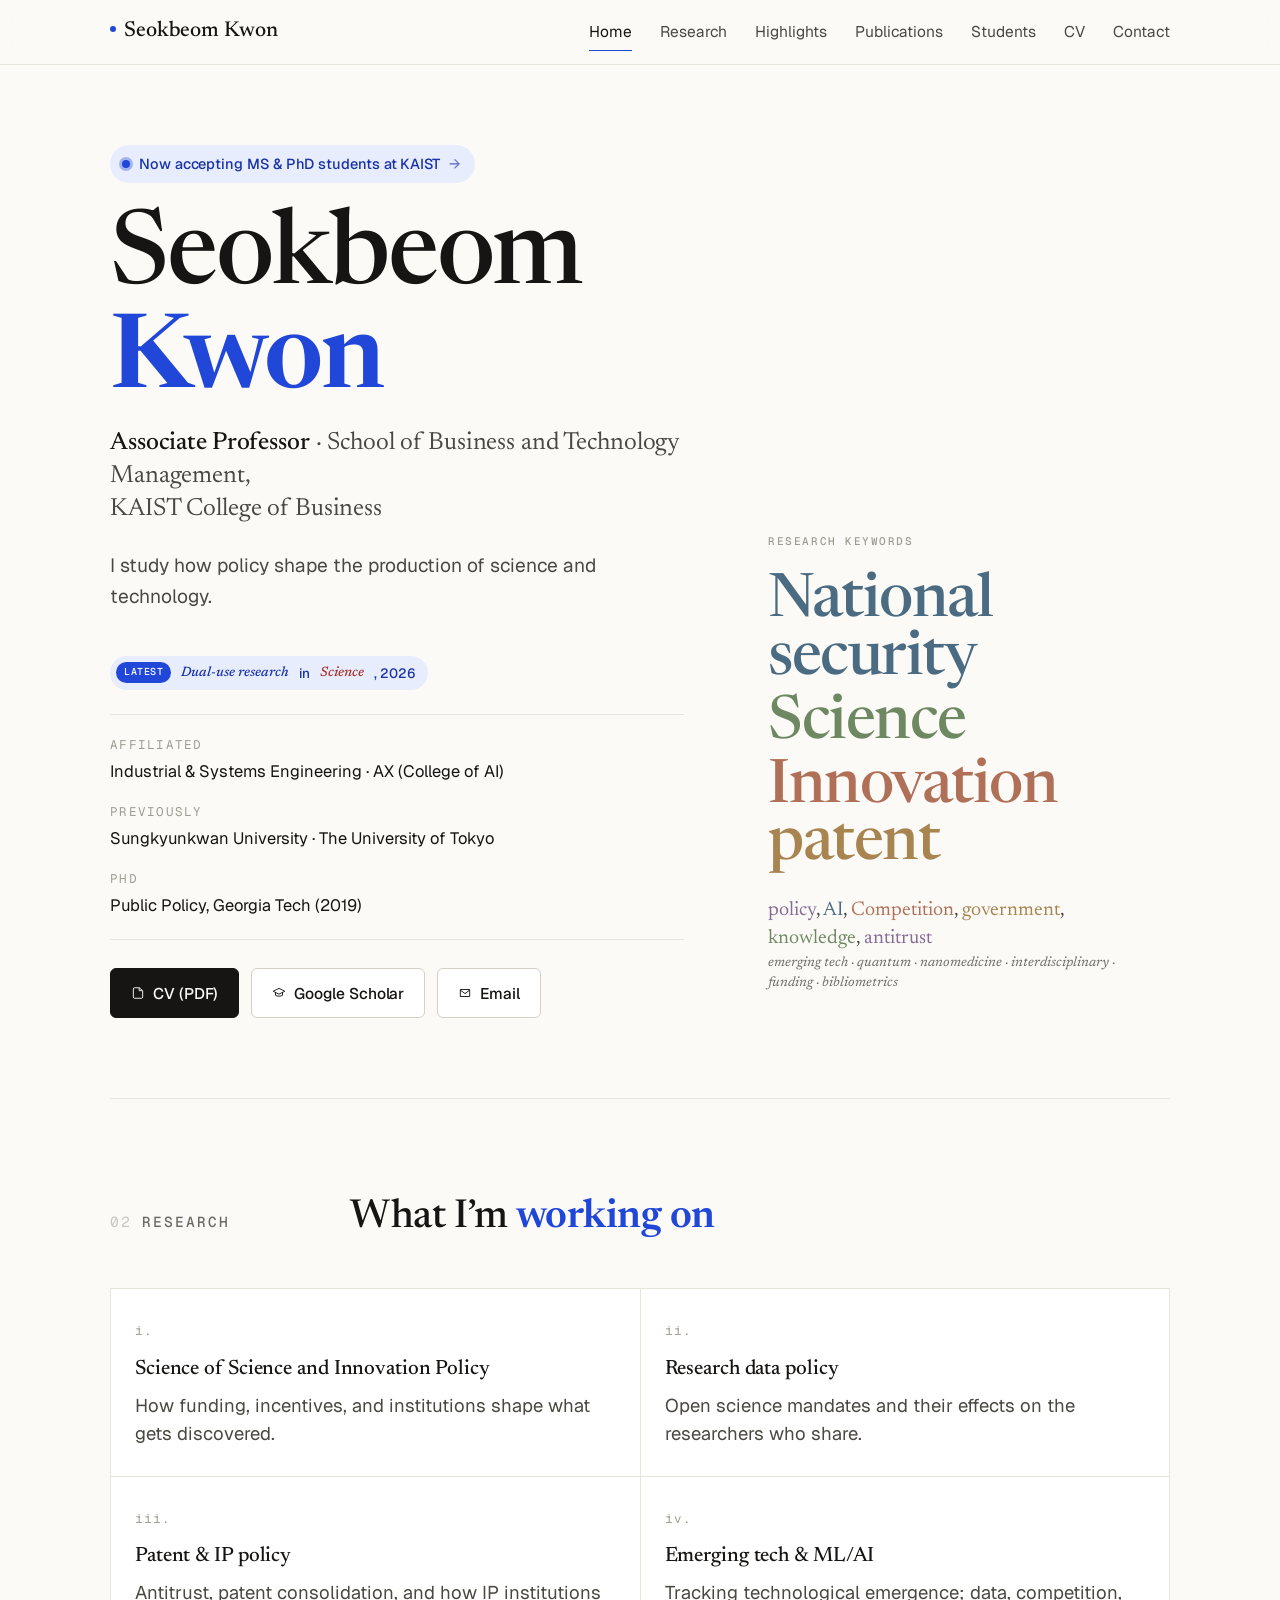
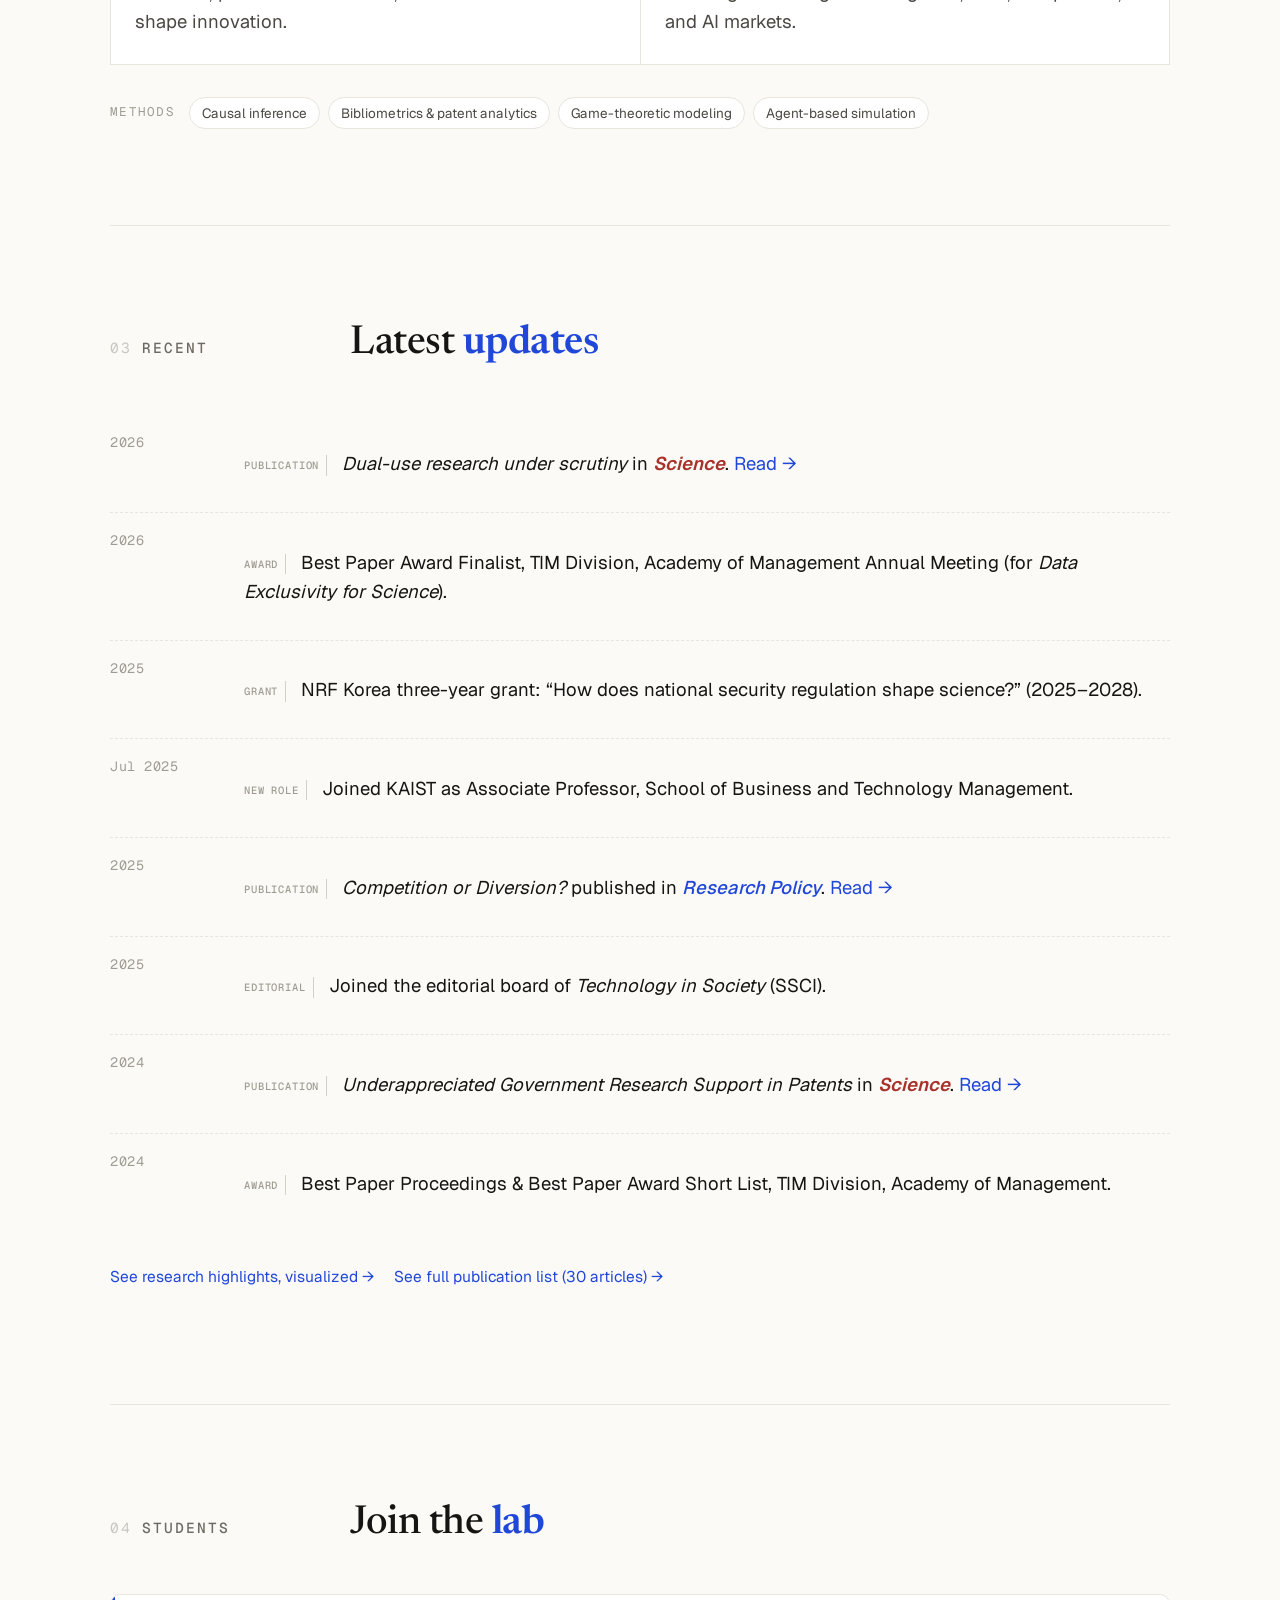
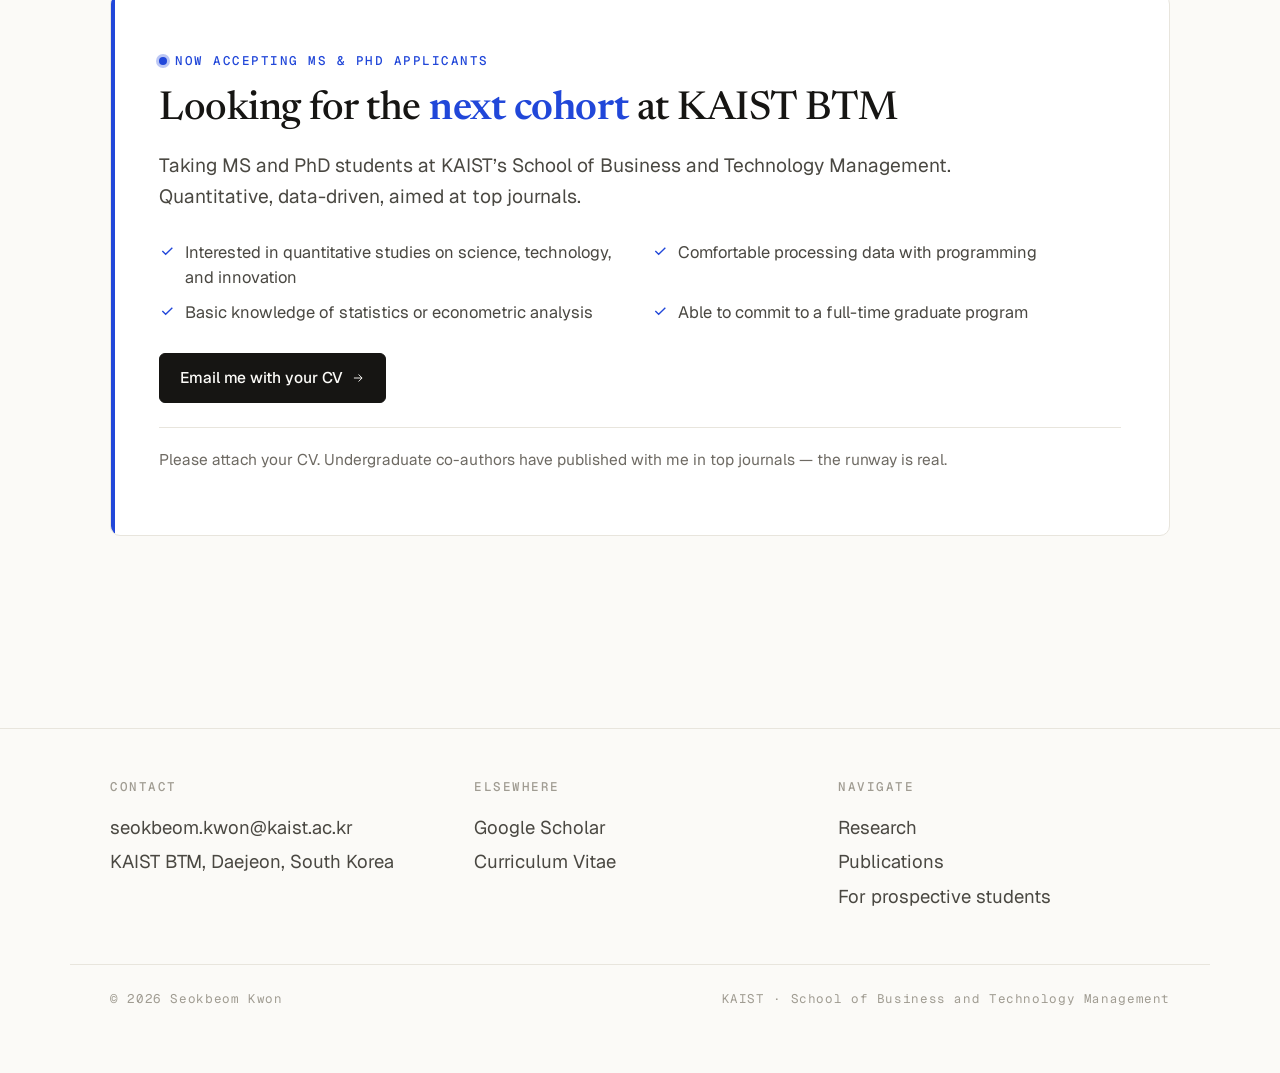
<file: index.html>
<!doctype html>
<html lang="en">
<head>
<meta charset="utf-8">
<meta name="viewport" content="width=device-width, initial-scale=1">
<title>Seokbeom Kwon — Associate Professor, KAIST</title>
<meta name="description" content="Seokbeom Kwon is an Associate Professor at KAIST researching science of science, innovation policy, patent policy, and the economics of emerging technology.">
<meta name="author" content="Seokbeom Kwon">

<meta property="og:title" content="Seokbeom Kwon — Associate Professor, KAIST">
<meta property="og:description" content="Science of science, innovation policy, and emerging technology research at KAIST BTM.">
<meta property="og:type" content="profile">

<link rel="preconnect" href="https://fonts.googleapis.com">
<link rel="preconnect" href="https://fonts.gstatic.com" crossorigin>
<link rel="stylesheet" href="assets/css/main.css">
<!-- Google Analytics -->
<script async src="https://www.googletagmanager.com/gtag/js?id=G-L2XVXZM9NM"></script>
<script>
  window.dataLayer = window.dataLayer || [];
  function gtag(){dataLayer.push(arguments);}
  gtag('js', new Date());
  gtag('config', 'G-L2XVXZM9NM');
</script>
</head>
<body>

<header class="site-header">
  <div class="inner">
    <a class="brand" href="index.html"><span class="dot"></span>Seokbeom Kwon</a>
    <nav class="primary" aria-label="Primary">
      <a href="index.html">Home</a>
      <a href="research.html">Research</a>
      <a href="highlights.html">Highlights</a>
      <a href="publications.html">Publications</a>
      <a href="students.html">Students</a>
      <a href="cv.html">CV</a>
      <a href="contact.html">Contact</a>
    </nav>
    <button class="nav-toggle" aria-label="Toggle menu" aria-expanded="false">
      <svg viewBox="0 0 24 24" width="22" height="22" fill="none" stroke="currentColor" stroke-width="1.6">
        <path d="M4 7h16M4 12h16M4 17h16"/>
      </svg>
    </button>
  </div>
</header>

<main class="page">

  <!-- ====== Hero ====== -->
  <section class="hero">
    <div class="hero-grid">
      <div class="reveal">
        <a href="students.html" class="hero-pill">
          <span class="dot"></span>
          Now accepting MS &amp; PhD students at KAIST
          <span class="arrow">&rarr;</span>
        </a>

        <h1>Seokbeom <em>Kwon</em></h1>

        <p class="hero-role">
          <strong>Associate Professor</strong> &middot;
          School of Business and Technology Management,<br>
          KAIST College of Business
        </p>

        <p class="lead" style="margin-top: 1.5rem;">
          I study how policy shape the production of science and technology.
        </p>

        <div class="featured-pub" style="margin-top: 1.5rem;">
          <span class="tag">Latest</span>
          <em style="font-family: var(--font-display); font-style: italic; font-weight: 500;">Dual-use research</em> in <em style="font-family: var(--font-display); font-style: italic; font-weight: 500; color: var(--brick);">Science</em>, 2026
        </div>

        <dl class="meta">
          <div>
            <dt>Affiliated</dt>
            <dd>Industrial &amp; Systems Engineering &middot; AX (College of AI)</dd>
          </div>
          <div>
            <dt>Previously</dt>
            <dd>Sungkyunkwan University &middot; The University of Tokyo</dd>
          </div>
          <div>
            <dt>PhD</dt>
            <dd>Public Policy, Georgia Tech (2019)</dd>
          </div>
        </dl>

        <div class="hero-actions">
          <a class="btn btn-primary" href="https://drive.google.com/file/d/1EOTJhUqzAvCsHdVYnTJ0YkAzeVFCT2wv/view?usp=drive_link" target="_blank" rel="noopener">
            <svg viewBox="0 0 24 24" fill="none" stroke="currentColor" stroke-width="1.6"><path d="M14 3v5h5M14 3H6a2 2 0 0 0-2 2v14a2 2 0 0 0 2 2h12a2 2 0 0 0 2-2V8z"/></svg>
            CV (PDF)
          </a>
          <a class="btn" href="https://scholar.google.com/citations?user=FsFPBBQAAAAJ&hl=en" target="_blank" rel="noopener">
            <svg viewBox="0 0 24 24" fill="none" stroke="currentColor" stroke-width="1.6"><path d="M22 9 12 4 2 9l10 5 10-5z"/><path d="M6 11v5c3 2 9 2 12 0v-5"/></svg>
            Google Scholar
          </a>
          <a class="btn" href="mailto:seokbeom.kwon@kaist.ac.kr">
            <svg viewBox="0 0 24 24" fill="none" stroke="currentColor" stroke-width="1.6"><path d="M4 6h16v12H4z"/><path d="m4 7 8 6 8-6"/></svg>
            Email
          </a>
        </div>
      </div>

      <div class="hero-keywords reveal" style="transition-delay: 80ms;" aria-label="Research keywords: National security, Science, innovation, policy, AI, datam competition, knowledge, antitrust, government, emerging technology, quantum, nanomedicine, interdisciplinary, funding, bibliometrics">
        <p class="kw-label">Research keywords</p>

        <div class="kw-big">
          <span style="color: #4A6B82;">National security</span>
        </div>
        <div class="kw-big">
          <span style="color: #6E8862;">Science</span>
        </div>
        <div class="kw-big">
          <span style="color: #B07058;">Innovation</span><span class="kw-comma"></span> <span style="color: #A88450;">patent</span>
        </div>

        <p class="kw-mid">
          <span style="color: #876A93;">policy</span>,
          <span style="color: #4A6B82;">AI</span>,
          <span style="color: #B07058;">Competition</span>,
          <span style="color: #A88450;">government</span>,
          <span style="color: #6E8862;">knowledge</span>,
          <span style="color: #876A93;">antitrust</span>
        </p>

        <p class="kw-small">
          emerging tech &middot; quantum &middot; nanomedicine &middot; interdisciplinary &middot; funding &middot; bibliometrics
        </p>
      </div>
    </div>
  </section>


  <!-- ====== Research interests ====== -->
  <section class="section reveal" id="research">
    <div class="section-head">
      <p class="eyebrow"><span class="num">02</span>Research</p>
      <h2 class="title">What I&rsquo;m <em>working on</em></h2>
    </div>

    <div class="research-grid" style="grid-template-columns: repeat(2, 1fr);">
      <article class="research-card">
        <span class="idx">i.</span>
        <h3>Science of Science and Innovation Policy</h3>
        <p>How funding, incentives, and institutions shape what gets discovered.</p>
      </article>
      <article class="research-card">
        <span class="idx">ii.</span>
        <h3>Research data policy</h3>
        <p>Open science mandates and their effects on the researchers who share.</p>
      </article>
      <article class="research-card">
        <span class="idx">iii.</span>
        <h3>Patent &amp; IP policy</h3>
        <p>Antitrust, patent consolidation, and how IP institutions shape innovation.</p>
      </article>
      <article class="research-card">
        <span class="idx">iv.</span>
        <h3>Emerging tech &amp; ML/AI</h3>
        <p>Tracking technological emergence; data, competition, and AI markets.</p>
      </article>
    </div>

    <div class="methods-row">
      <span class="label">Methods</span>
      <span class="method-pill">Causal inference</span>
      <span class="method-pill">Bibliometrics &amp; patent analytics</span>
      <span class="method-pill">Game-theoretic modeling</span>
      <span class="method-pill">Agent-based simulation</span>
    </div>
  </section>


  <!-- ====== Recent updates ====== -->
  <section class="section reveal" id="recent">
    <div class="section-head">
      <p class="eyebrow"><span class="num">03</span>Recent</p>
      <h2 class="title">Latest <em>updates</em></h2>
    </div>

    <div class="updates">
      <div class="update">
        <span class="when">2026</span>
        <p class="what">
          <span class="tag publish">Publication</span>
          <em>Dual-use research under scrutiny</em> in <em style="color: var(--brick); font-weight: 600;">Science</em>.
          <a href="https://www.science.org/eprint/ZYRWJUVJXIC4MD9ERHTA/full?activationRedirect=/doi/full/10.1126/science.aee2479" target="_blank" rel="noopener">Read &rarr;</a>
        </p>
      </div>
      <div class="update">
        <span class="when">2026</span>
        <p class="what">
          <span class="tag award">Award</span>
          Best Paper Award Finalist, TIM Division, Academy of Management Annual Meeting (for <em>Data Exclusivity for Science</em>).
        </p>
      </div>
      <div class="update">
        <span class="when">2025</span>
        <p class="what">
          <span class="tag grant">Grant</span>
          NRF Korea three-year grant: &ldquo;How does national security regulation shape science?&rdquo; (2025&ndash;2028).
        </p>
      </div>
      <div class="update">
        <span class="when">Jul 2025</span>
        <p class="what">
          <span class="tag">New role</span>
          Joined KAIST as Associate Professor, School of Business and Technology Management.
        </p>
      </div>
      <div class="update">
        <span class="when">2025</span>
        <p class="what">
          <span class="tag publish">Publication</span>
          <em>Competition or Diversion?</em> published in <em style="color: var(--accent); font-weight: 500;">Research Policy</em>.
          <a href="https://www.sciencedirect.com/science/article/pii/S0048733325001374" target="_blank" rel="noopener">Read &rarr;</a>
        </p>
      </div>
      <div class="update">
        <span class="when">2025</span>
        <p class="what">
          <span class="tag">Editorial</span>
          Joined the editorial board of <em>Technology in Society</em> (SSCI).
        </p>
      </div>
      <div class="update">
        <span class="when">2024</span>
        <p class="what">
          <span class="tag publish">Publication</span>
          <em>Underappreciated Government Research Support in Patents</em> in <em style="color: var(--brick); font-weight: 600;">Science</em>.
          <a href="https://www.science.org/stoken/author-tokens/ST-2074/full" target="_blank" rel="noopener">Read &rarr;</a>
        </p>
      </div>
      <div class="update">
        <span class="when">2024</span>
        <p class="what">
          <span class="tag award">Award</span>
          Best Paper Proceedings &amp; Best Paper Award Short List, TIM Division, Academy of Management.
        </p>
      </div>
    </div>

    <p style="margin-top: 2rem; display: flex; gap: 1.25rem; flex-wrap: wrap;">
      <a href="highlights.html" style="font-size: 15.5px;">See research highlights, visualized &rarr;</a>
      <a href="publications.html" style="font-size: 15.5px;">See full publication list (30 articles) &rarr;</a>
    </p>
  </section>


  <!-- ====== Recruit CTA ====== -->
  <section class="section reveal" id="join">
    <div class="section-head">
      <p class="eyebrow"><span class="num">04</span>Students</p>
      <h2 class="title">Join the <em>lab</em></h2>
    </div>

    <div class="recruit">
      <div class="status">
        <span class="pulse"></span>
        Now accepting MS &amp; PhD applicants
      </div>
      <h2>Looking for the <em>next cohort</em> at KAIST BTM</h2>
      <p class="lead">
        Taking MS and PhD students at KAIST&rsquo;s School of Business and Technology Management. Quantitative, data-driven, aimed at top journals.
      </p>

      <ul class="criteria">
        <li><svg viewBox="0 0 24 24" fill="none" stroke="currentColor" stroke-width="2"><path d="m5 12 5 5L20 7"/></svg>
          Interested in quantitative studies on science, technology, and innovation
        </li>
        <li><svg viewBox="0 0 24 24" fill="none" stroke="currentColor" stroke-width="2"><path d="m5 12 5 5L20 7"/></svg>
          Comfortable processing data with programming
        </li>
        <li><svg viewBox="0 0 24 24" fill="none" stroke="currentColor" stroke-width="2"><path d="m5 12 5 5L20 7"/></svg>
          Basic knowledge of statistics or econometric analysis
        </li>
        <li><svg viewBox="0 0 24 24" fill="none" stroke="currentColor" stroke-width="2"><path d="m5 12 5 5L20 7"/></svg>
          Able to commit to a full-time graduate program
        </li>
      </ul>

      <a class="btn btn-primary" href="mailto:seokbeom.kwon@kaist.ac.kr?subject=Prospective%20Student%20Inquiry">
        Email me with your CV
        <svg viewBox="0 0 24 24" fill="none" stroke="currentColor" stroke-width="1.6"><path d="M5 12h14M13 6l6 6-6 6"/></svg>
      </a>

      <p class="fineprint">
        Please attach your CV. Undergraduate co-authors have published with me in top journals &mdash; the runway is real.
      </p>
    </div>
  </section>

</main>

<footer class="site-footer">
  <div class="inner">
    <div>
      <h4>Contact</h4>
      <p><a href="mailto:seokbeom.kwon@kaist.ac.kr">seokbeom.kwon@kaist.ac.kr</a></p>
      <p>KAIST BTM, Daejeon, South Korea</p>
    </div>
    <div>
      <h4>Elsewhere</h4>
      <p><a href="https://scholar.google.com/citations?user=FsFPBBQAAAAJ&hl=en" target="_blank" rel="noopener">Google Scholar</a></p>
      <p><a href="https://drive.google.com/file/d/1EOTJhUqzAvCsHdVYnTJ0YkAzeVFCT2wv/view?usp=drive_link" target="_blank" rel="noopener">Curriculum Vitae</a></p>
    </div>
    <div>
      <h4>Navigate</h4>
      <p><a href="research.html">Research</a></p>
      <p><a href="publications.html">Publications</a></p>
      <p><a href="students.html">For prospective students</a></p>
    </div>
  </div>
  <div class="colophon">
    <span>&copy; <span id="year">2026</span> Seokbeom Kwon</span>
    <span>KAIST &middot; School of Business and Technology Management</span>
  </div>
</footer>

<script src="assets/js/main.js"></script>
</body>
</html>
</file>
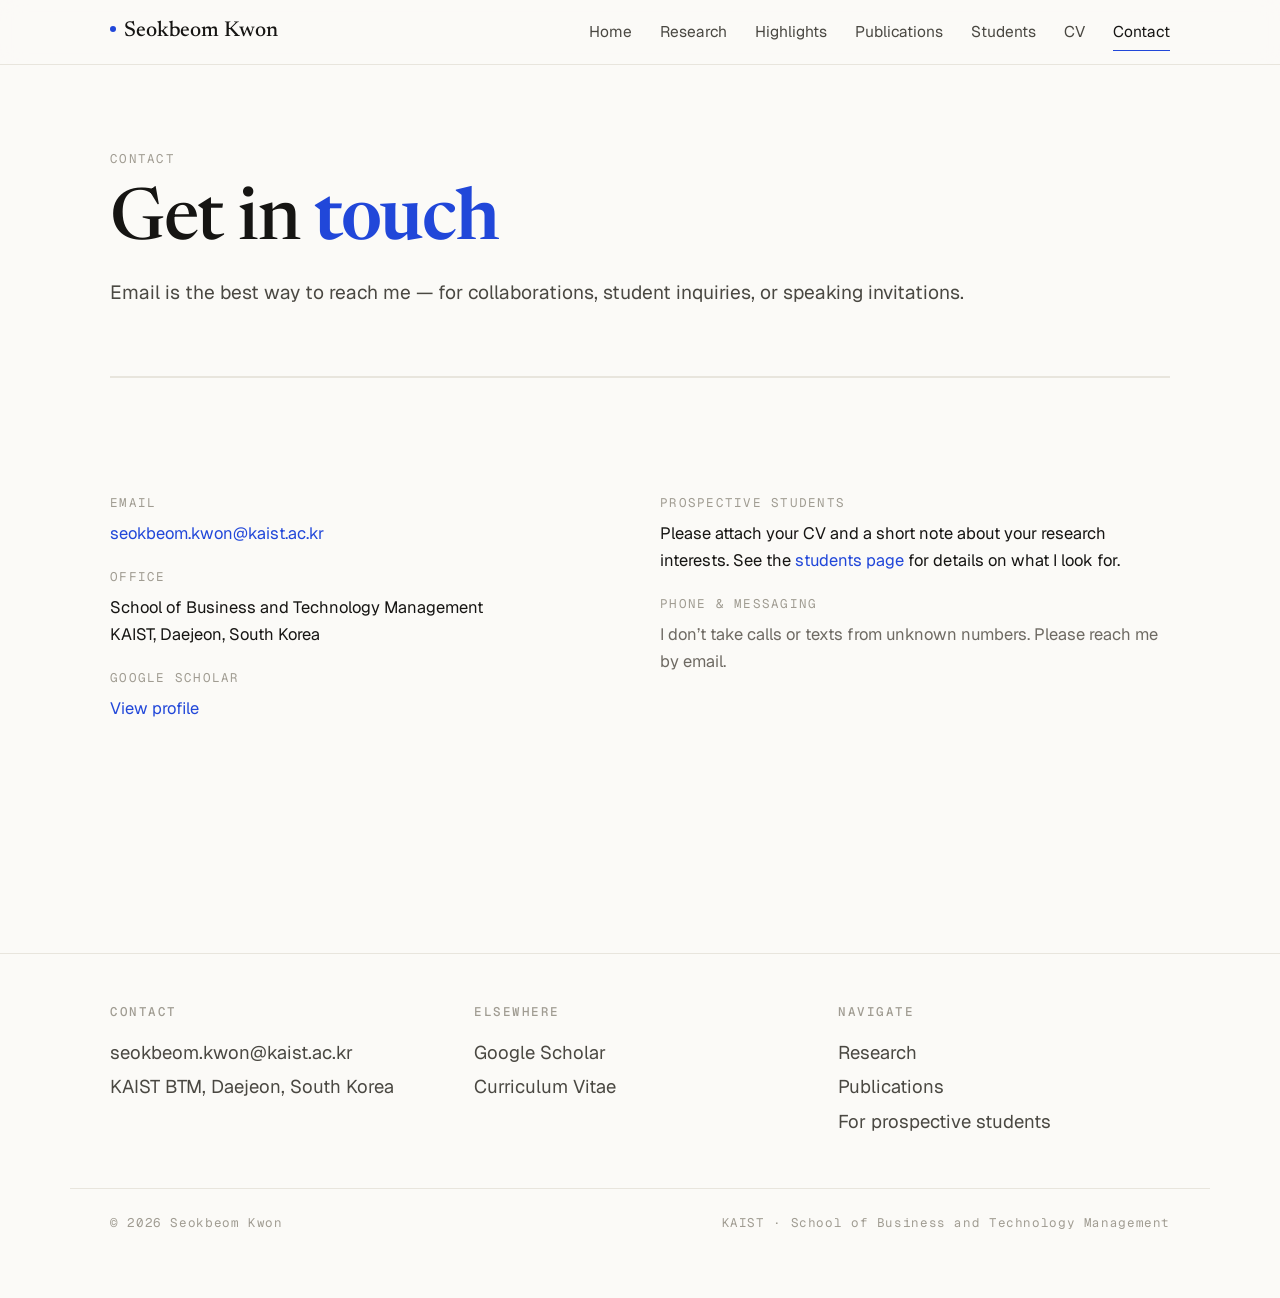
<file: contact.html>
<!doctype html>
<html lang="en">
<head>
<meta charset="utf-8">
<meta name="viewport" content="width=device-width, initial-scale=1">
<title>Contact &middot; Seokbeom Kwon</title>
<meta name="description" content="Get in touch with Prof. Seokbeom Kwon at KAIST.">
<link rel="preconnect" href="https://fonts.googleapis.com">
<link rel="preconnect" href="https://fonts.gstatic.com" crossorigin>
<link rel="stylesheet" href="assets/css/main.css">
<!-- Google Analytics -->
<script async src="https://www.googletagmanager.com/gtag/js?id=G-L2XVXZM9NM"></script>
<script>
  window.dataLayer = window.dataLayer || [];
  function gtag(){dataLayer.push(arguments);}
  gtag('js', new Date());
  gtag('config', 'G-L2XVXZM9NM');
</script>
</head>
<body>

<header class="site-header">
  <div class="inner">
    <a class="brand" href="index.html"><span class="dot"></span>Seokbeom Kwon</a>
    <nav class="primary" aria-label="Primary">
      <a href="index.html">Home</a>
      <a href="research.html">Research</a>
      <a href="highlights.html">Highlights</a>
      <a href="publications.html">Publications</a>
      <a href="students.html">Students</a>
      <a href="cv.html">CV</a>
      <a href="contact.html">Contact</a>
    </nav>
    <button class="nav-toggle" aria-label="Toggle menu" aria-expanded="false">
      <svg viewBox="0 0 24 24" width="22" height="22" fill="none" stroke="currentColor" stroke-width="1.6">
        <path d="M4 7h16M4 12h16M4 17h16"/>
      </svg>
    </button>
  </div>
</header>

<main class="page">

  <section class="page-head reveal">
    <p class="crumb">Contact</p>
    <h1>Get in <em>touch</em></h1>
    <p class="lead">
      Email is the best way to reach me &mdash; for collaborations, student
      inquiries, or speaking invitations.
    </p>
  </section>

  <section class="section reveal">
    <div class="contact-grid">
      <dl class="contact-block">
        <dt>Email</dt>
        <dd><a href="mailto:seokbeom.kwon@kaist.ac.kr">seokbeom.kwon@kaist.ac.kr</a></dd>

        <dt>Office</dt>
        <dd>School of Business and Technology Management<br>KAIST, Daejeon, South Korea</dd>

        <dt>Google Scholar</dt>
        <dd><a href="https://scholar.google.com/citations?user=FsFPBBQAAAAJ&hl=en" target="_blank" rel="noopener">View profile</a></dd>
      </dl>

      <div>
        <dl class="contact-block">
          <dt>Prospective students</dt>
          <dd>
            Please attach your CV and a short note about your research interests.
            See the <a href="students.html">students page</a> for details on
            what I look for.
          </dd>

          <dt>Phone &amp; messaging</dt>
          <dd style="color: var(--ink-soft);">
            I don&rsquo;t take calls or texts from unknown numbers. Please reach me by email.
          </dd>
        </dl>
      </div>
    </div>
  </section>

</main>

<footer class="site-footer">
  <div class="inner">
    <div>
      <h4>Contact</h4>
      <p><a href="mailto:seokbeom.kwon@kaist.ac.kr">seokbeom.kwon@kaist.ac.kr</a></p>
      <p>KAIST BTM, Daejeon, South Korea</p>
    </div>
    <div>
      <h4>Elsewhere</h4>
      <p><a href="https://scholar.google.com/citations?user=FsFPBBQAAAAJ&hl=en" target="_blank" rel="noopener">Google Scholar</a></p>
      <p><a href="https://drive.google.com/file/d/1EOTJhUqzAvCsHdVYnTJ0YkAzeVFCT2wv/view?usp=drive_link" target="_blank" rel="noopener">Curriculum Vitae</a></p>
    </div>
    <div>
      <h4>Navigate</h4>
      <p><a href="research.html">Research</a></p>
      <p><a href="publications.html">Publications</a></p>
      <p><a href="students.html">For prospective students</a></p>
    </div>
  </div>
  <div class="colophon">
    <span>&copy; <span id="year">2026</span> Seokbeom Kwon</span>
    <span>KAIST &middot; School of Business and Technology Management</span>
  </div>
</footer>

<script src="assets/js/main.js"></script>
</body>
</html>
</file>
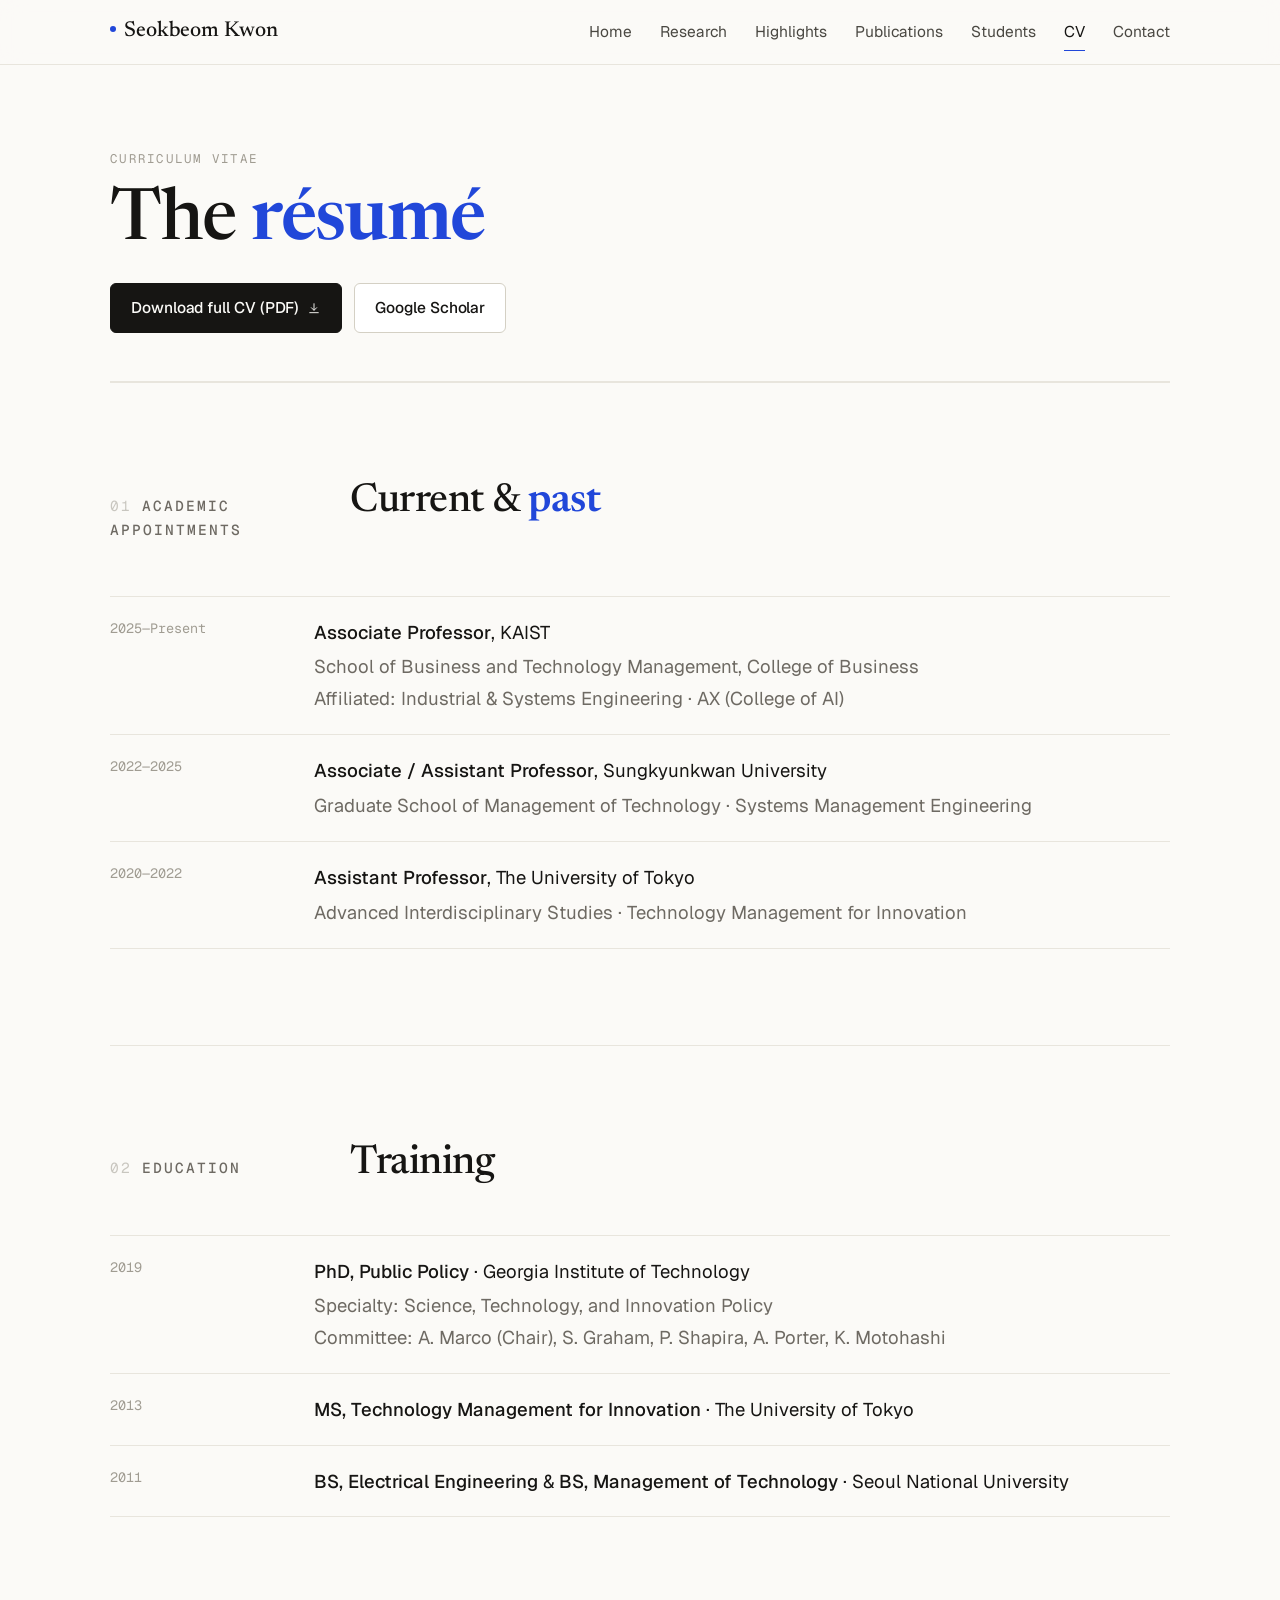
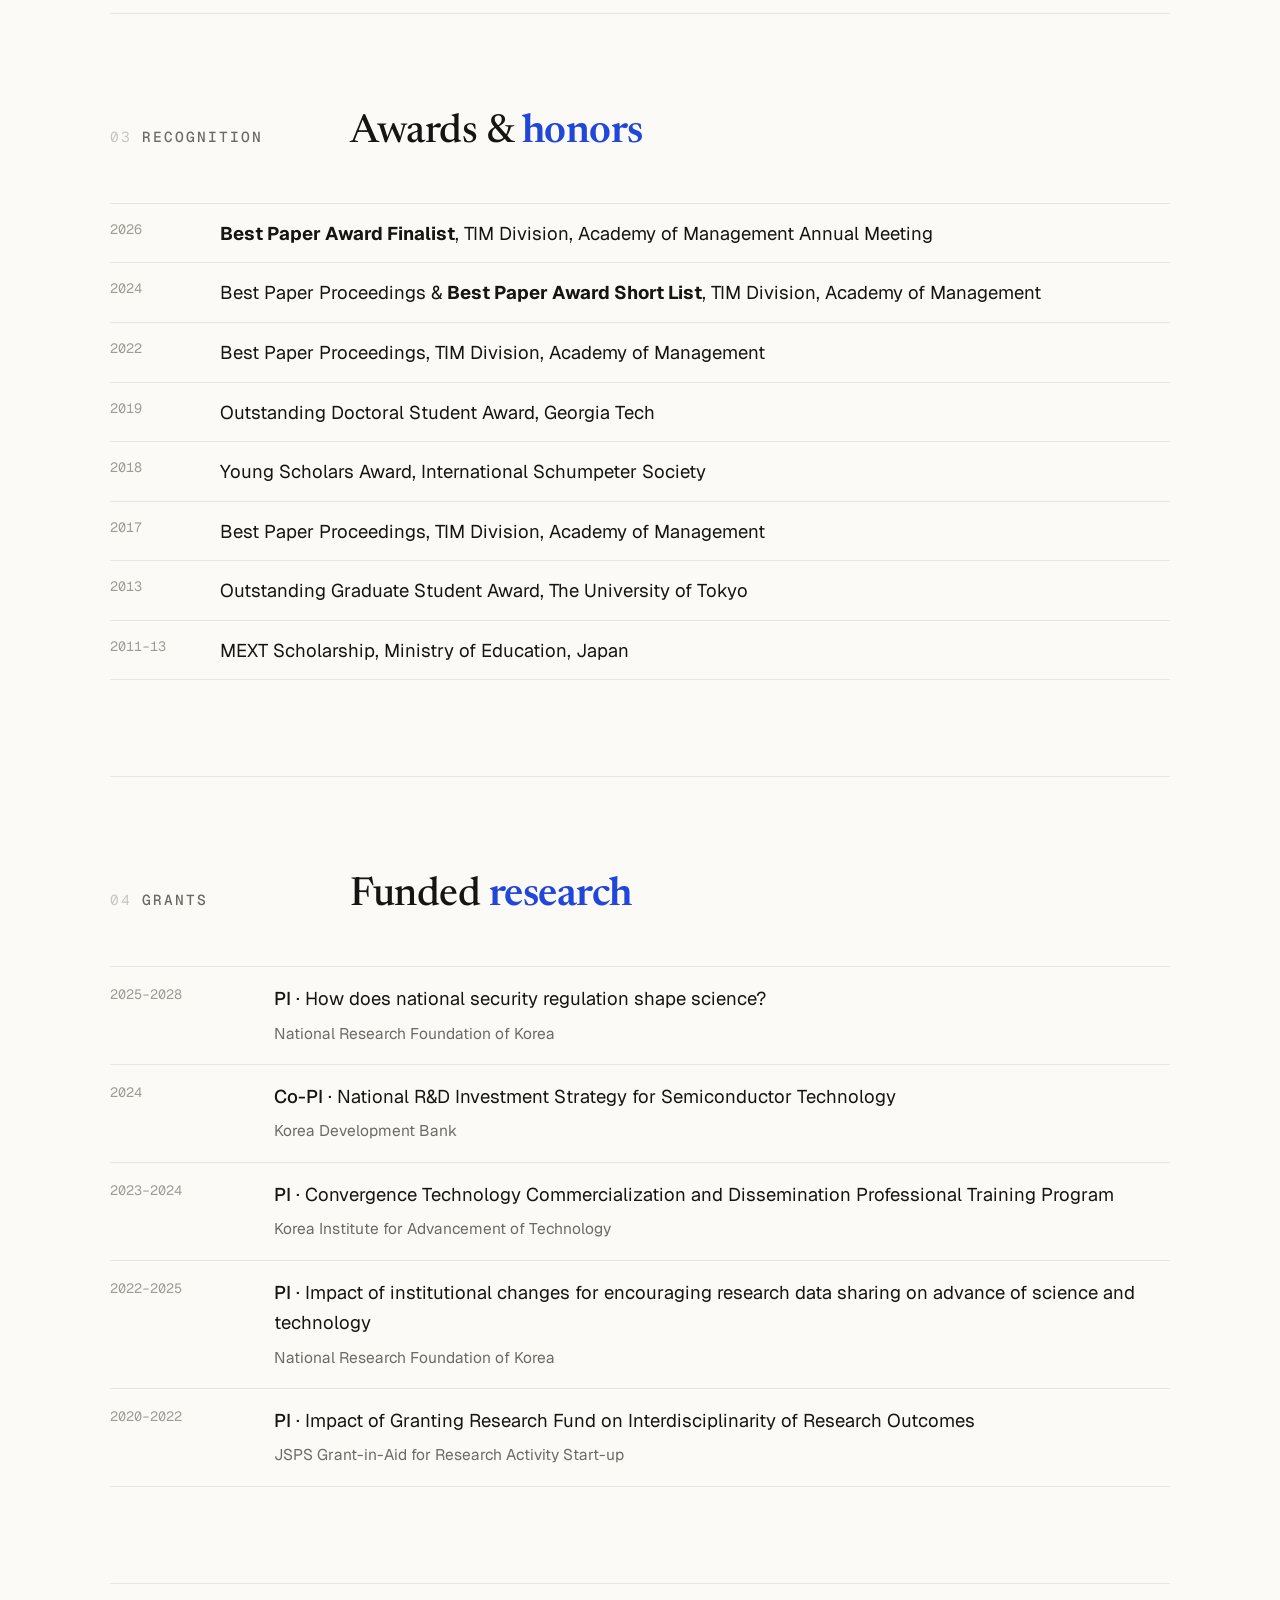
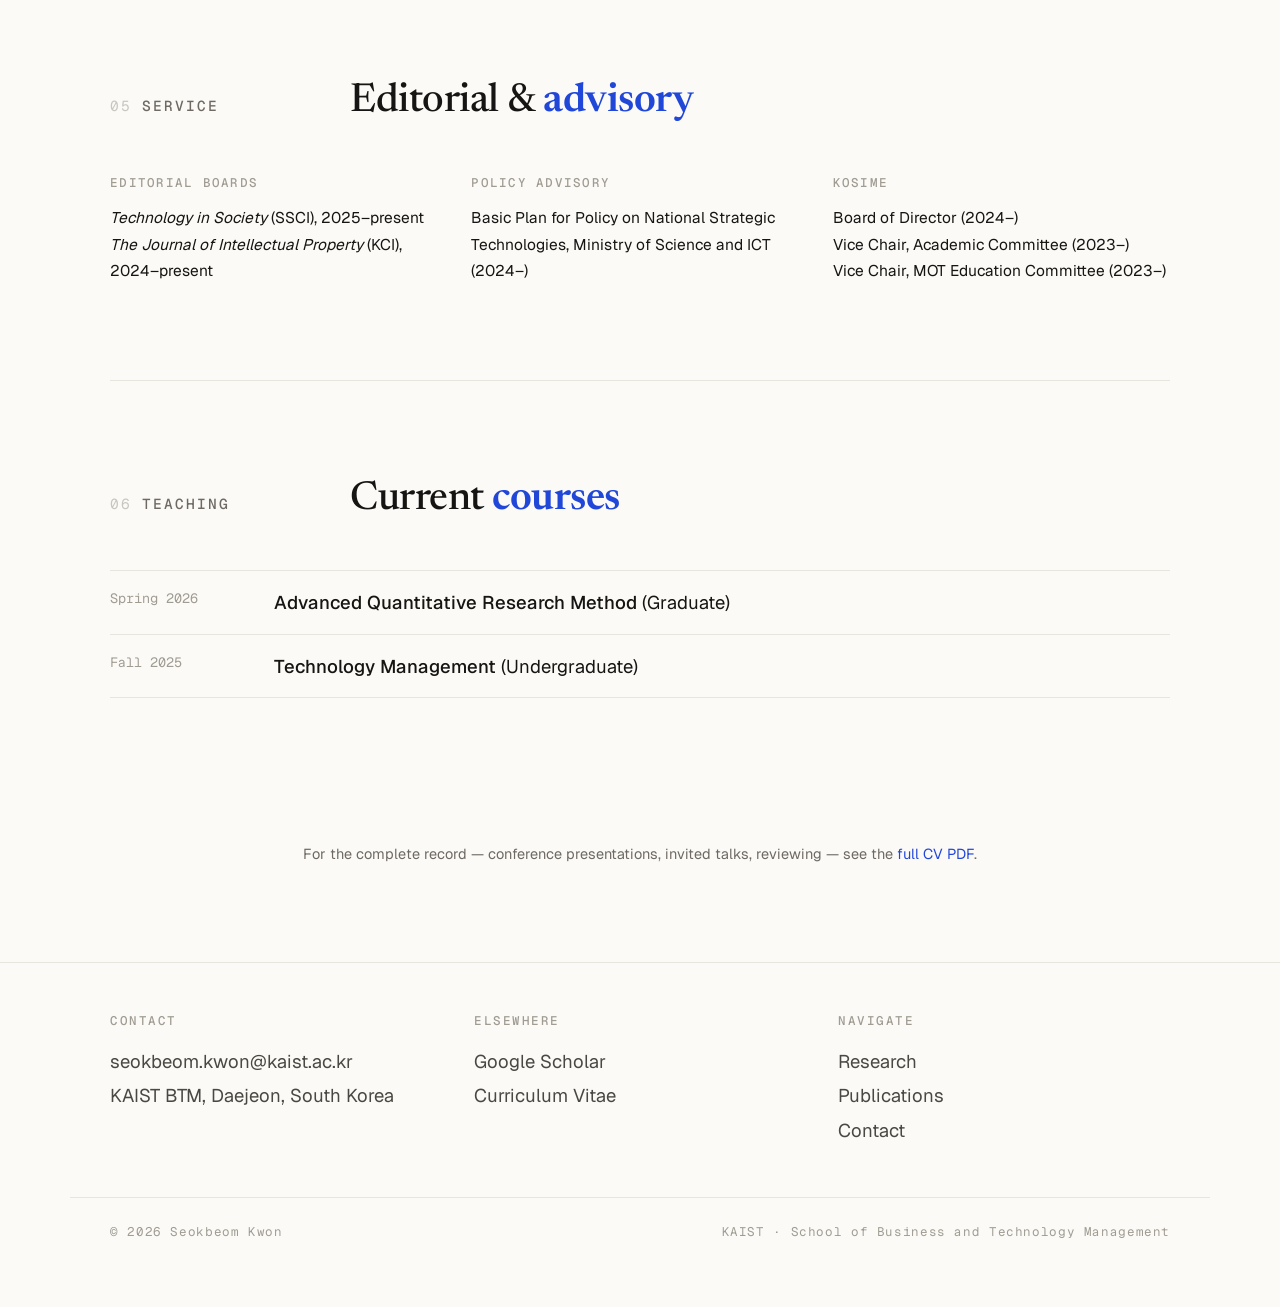
<file: cv.html>
<!doctype html>
<html lang="en">
<head>
<meta charset="utf-8">
<meta name="viewport" content="width=device-width, initial-scale=1">
<title>CV &middot; Seokbeom Kwon</title>
<meta name="description" content="Curriculum vitae of Seokbeom Kwon, Associate Professor at KAIST BTM.">
<link rel="preconnect" href="https://fonts.googleapis.com">
<link rel="preconnect" href="https://fonts.gstatic.com" crossorigin>
<link rel="stylesheet" href="assets/css/main.css">

<!-- Google Analytics -->
<script async src="https://www.googletagmanager.com/gtag/js?id=G-L2XVXZM9NM"></script>
<script>
  window.dataLayer = window.dataLayer || [];
  function gtag(){dataLayer.push(arguments);}
  gtag('js', new Date());
  gtag('config', 'G-L2XVXZM9NM');
</script>
</head>
<body>

<header class="site-header">
  <div class="inner">
    <a class="brand" href="index.html"><span class="dot"></span>Seokbeom Kwon</a>
    <nav class="primary" aria-label="Primary">
      <a href="index.html">Home</a>
      <a href="research.html">Research</a>
      <a href="highlights.html">Highlights</a>
      <a href="publications.html">Publications</a>
      <a href="students.html">Students</a>
      <a href="cv.html">CV</a>
      <a href="contact.html">Contact</a>
    </nav>
    <button class="nav-toggle" aria-label="Toggle menu" aria-expanded="false">
      <svg viewBox="0 0 24 24" width="22" height="22" fill="none" stroke="currentColor" stroke-width="1.6">
        <path d="M4 7h16M4 12h16M4 17h16"/>
      </svg>
    </button>
  </div>
</header>

<main class="page">

  <section class="page-head reveal">
    <p class="crumb">Curriculum vitae</p>
    <h1>The <em>résumé</em></h1>
    <div style="margin-top: 1.5rem; display: flex; gap: 0.75rem; flex-wrap: wrap;">
      <a class="btn btn-primary" href="https://drive.google.com/file/d/1EOTJhUqzAvCsHdVYnTJ0YkAzeVFCT2wv/view?usp=drive_link" target="_blank" rel="noopener">
        Download full CV (PDF)
        <svg viewBox="0 0 24 24" fill="none" stroke="currentColor" stroke-width="1.6"><path d="M12 4v12m0 0 5-5m-5 5-5-5M4 20h16"/></svg>
      </a>
      <a class="btn" href="https://scholar.google.com/citations?user=FsFPBBQAAAAJ&hl=en" target="_blank" rel="noopener">
        Google Scholar
      </a>
    </div>
  </section>

  <!-- Appointments -->
  <section class="section reveal">
    <div class="section-head">
      <p class="eyebrow"><span class="num">01</span>Academic appointments</p>
      <h2 class="title">Current &amp; <em>past</em></h2>
    </div>
    <ul style="list-style: none; padding: 0; margin: 0;">
      <li style="padding: 1.25rem 0; border-top: 0.5px solid var(--line); display: grid; grid-template-columns: 180px 1fr; gap: 1.5rem;">
        <span style="font-family: var(--font-mono); font-size: 13.5px; color: var(--ink-faint);">2025&mdash;Present</span>
        <div>
          <p style="margin: 0 0 4px; font-size: 18.5px;"><strong style="font-weight: 500;">Associate Professor</strong>, KAIST</p>
          <span style="font-size: 18.5px; color: var(--ink-soft); line-height: 1.6;">
            School of Business and Technology Management, College of Business<br>
            Affiliated: Industrial &amp; Systems Engineering &middot; AX (College of AI)
          </span>
        </div>
      </li>
      <li style="padding: 1.25rem 0; border-top: 0.5px solid var(--line); display: grid; grid-template-columns: 180px 1fr; gap: 1.5rem;">
        <span style="font-family: var(--font-mono); font-size: 13.5px; color: var(--ink-faint);">2022&mdash;2025</span>
        <div>
          <p style="margin: 0 0 4px; font-size: 18.5px;"><strong style="font-weight: 500;">Associate / Assistant Professor</strong>, Sungkyunkwan University</p>
          <span style="font-size: 18.5px; color: var(--ink-soft);">Graduate School of Management of Technology &middot; Systems Management Engineering</span>
        </div>
      </li>
      <li style="padding: 1.25rem 0; border-top: 0.5px solid var(--line); border-bottom: 0.5px solid var(--line); display: grid; grid-template-columns: 180px 1fr; gap: 1.5rem;">
        <span style="font-family: var(--font-mono); font-size: 13.5px; color: var(--ink-faint);">2020&mdash;2022</span>
        <div>
          <p style="margin: 0 0 4px; font-size: 18.5px;"><strong style="font-weight: 500;">Assistant Professor</strong>, The University of Tokyo</p>
          <span style="font-size: 18.5px; color: var(--ink-soft);">Advanced Interdisciplinary Studies &middot; Technology Management for Innovation</span>
        </div>
      </li>
    </ul>
  </section>

  <!-- Education -->
  <section class="section reveal">
    <div class="section-head">
      <p class="eyebrow"><span class="num">02</span>Education</p>
      <h2 class="title">Training</h2>
    </div>
    <ul style="list-style: none; padding: 0; margin: 0;">
      <li style="padding: 1.25rem 0; border-top: 0.5px solid var(--line); display: grid; grid-template-columns: 180px 1fr; gap: 1.5rem;">
        <span style="font-family: var(--font-mono); font-size: 13.5px; color: var(--ink-faint);">2019</span>
        <div>
          <p style="margin: 0 0 4px; font-size: 18.5px;"><strong style="font-weight: 500;">PhD, Public Policy</strong> &middot; Georgia Institute of Technology</p>
          <span style="font-size: 18.5px; color: var(--ink-soft); line-height: 1.55;">
            Specialty: Science, Technology, and Innovation Policy<br>
            Committee: A. Marco (Chair), S. Graham, P. Shapira, A. Porter, K. Motohashi
          </span>
        </div>
      </li>
      <li style="padding: 1.25rem 0; border-top: 0.5px solid var(--line); display: grid; grid-template-columns: 180px 1fr; gap: 1.5rem;">
        <span style="font-family: var(--font-mono); font-size: 13.5px; color: var(--ink-faint);">2013</span>
        <div>
          <p style="margin: 0; font-size: 18.5px;"><strong style="font-weight: 500;">MS, Technology Management for Innovation</strong> &middot; The University of Tokyo</p>
        </div>
      </li>
      <li style="padding: 1.25rem 0; border-top: 0.5px solid var(--line); border-bottom: 0.5px solid var(--line); display: grid; grid-template-columns: 180px 1fr; gap: 1.5rem;">
        <span style="font-family: var(--font-mono); font-size: 13.5px; color: var(--ink-faint);">2011</span>
        <div>
          <p style="margin: 0; font-size: 18.5px;"><strong style="font-weight: 500;">BS, Electrical Engineering</strong> &amp; <strong style="font-weight: 500;">BS, Management of Technology</strong> &middot; Seoul National University</p>
        </div>
      </li>
    </ul>
  </section>

  <!-- Recognition -->
  <section class="section reveal">
    <div class="section-head">
      <p class="eyebrow"><span class="num">03</span>Recognition</p>
      <h2 class="title">Awards &amp; <em>honors</em></h2>
    </div>
    <ul style="list-style: none; padding: 0; margin: 0;">
      <li style="padding: 0.875rem 0; border-top: 0.5px solid var(--line); display: grid; grid-template-columns: 90px 1fr; gap: 1.25rem;">
        <span style="font-family: var(--font-mono); font-size: 13.5px; color: var(--ink-faint);">2026</span>
        <span style="font-size: 18.5px;"><strong>Best Paper Award Finalist</strong>, TIM Division, Academy of Management Annual Meeting</span>
      </li>
      <li style="padding: 0.875rem 0; border-top: 0.5px solid var(--line); display: grid; grid-template-columns: 90px 1fr; gap: 1.25rem;">
        <span style="font-family: var(--font-mono); font-size: 13.5px; color: var(--ink-faint);">2024</span>
        <span style="font-size: 18.5px;">Best Paper Proceedings &amp; <strong>Best Paper Award Short List</strong>, TIM Division, Academy of Management</span>
      </li>
      <li style="padding: 0.875rem 0; border-top: 0.5px solid var(--line); display: grid; grid-template-columns: 90px 1fr; gap: 1.25rem;">
        <span style="font-family: var(--font-mono); font-size: 13.5px; color: var(--ink-faint);">2022</span>
        <span style="font-size: 18.5px;">Best Paper Proceedings, TIM Division, Academy of Management</span>
      </li>
      <li style="padding: 0.875rem 0; border-top: 0.5px solid var(--line); display: grid; grid-template-columns: 90px 1fr; gap: 1.25rem;">
        <span style="font-family: var(--font-mono); font-size: 13.5px; color: var(--ink-faint);">2019</span>
        <span style="font-size: 18.5px;">Outstanding Doctoral Student Award, Georgia Tech</span>
      </li>
      <li style="padding: 0.875rem 0; border-top: 0.5px solid var(--line); display: grid; grid-template-columns: 90px 1fr; gap: 1.25rem;">
        <span style="font-family: var(--font-mono); font-size: 13.5px; color: var(--ink-faint);">2018</span>
        <span style="font-size: 18.5px;">Young Scholars Award, International Schumpeter Society</span>
      </li>
      <li style="padding: 0.875rem 0; border-top: 0.5px solid var(--line); display: grid; grid-template-columns: 90px 1fr; gap: 1.25rem;">
        <span style="font-family: var(--font-mono); font-size: 13.5px; color: var(--ink-faint);">2017</span>
        <span style="font-size: 18.5px;">Best Paper Proceedings, TIM Division, Academy of Management</span>
      </li>
      <li style="padding: 0.875rem 0; border-top: 0.5px solid var(--line); display: grid; grid-template-columns: 90px 1fr; gap: 1.25rem;">
        <span style="font-family: var(--font-mono); font-size: 13.5px; color: var(--ink-faint);">2013</span>
        <span style="font-size: 18.5px;">Outstanding Graduate Student Award, The University of Tokyo</span>
      </li>
      <li style="padding: 0.875rem 0; border-top: 0.5px solid var(--line); border-bottom: 0.5px solid var(--line); display: grid; grid-template-columns: 90px 1fr; gap: 1.25rem;">
        <span style="font-family: var(--font-mono); font-size: 13.5px; color: var(--ink-faint);">2011&ndash;13</span>
        <span style="font-size: 18.5px;">MEXT Scholarship, Ministry of Education, Japan</span>
      </li>
    </ul>
  </section>

  <!-- Grants -->
  <section class="section reveal">
    <div class="section-head">
      <p class="eyebrow"><span class="num">04</span>Grants</p>
      <h2 class="title">Funded <em>research</em></h2>
    </div>
    <ul style="list-style: none; padding: 0; margin: 0;">
      <li style="padding: 1rem 0; border-top: 0.5px solid var(--line); display: grid; grid-template-columns: 140px 1fr; gap: 1.5rem;">
        <span style="font-family: var(--font-mono); font-size: 13.5px; color: var(--ink-faint);">2025&ndash;2028</span>
        <div>
          <p style="margin: 0 0 3px; font-size: 18.5px;"><strong style="font-weight: 500;">PI</strong> &middot; How does national security regulation shape science?</p>
          <span style="font-size: 15.5px; color: var(--ink-soft);">National Research Foundation of Korea</span>
        </div>
      </li>
      <li style="padding: 1rem 0; border-top: 0.5px solid var(--line); display: grid; grid-template-columns: 140px 1fr; gap: 1.5rem;">
        <span style="font-family: var(--font-mono); font-size: 13.5px; color: var(--ink-faint);">2024</span>
        <div>
          <p style="margin: 0 0 3px; font-size: 18.5px;"><strong style="font-weight: 500;">Co-PI</strong> &middot; National R&amp;D Investment Strategy for Semiconductor Technology</p>
          <span style="font-size: 15.5px; color: var(--ink-soft);">Korea Development Bank</span>
        </div>
      </li>
      <li style="padding: 1rem 0; border-top: 0.5px solid var(--line); display: grid; grid-template-columns: 140px 1fr; gap: 1.5rem;">
        <span style="font-family: var(--font-mono); font-size: 13.5px; color: var(--ink-faint);">2023&ndash;2024</span>
        <div>
          <p style="margin: 0 0 3px; font-size: 18.5px;"><strong style="font-weight: 500;">PI</strong> &middot; Convergence Technology Commercialization and Dissemination Professional Training Program</p>
          <span style="font-size: 15.5px; color: var(--ink-soft);">Korea Institute for Advancement of Technology</span>
        </div>
      </li>
      <li style="padding: 1rem 0; border-top: 0.5px solid var(--line); display: grid; grid-template-columns: 140px 1fr; gap: 1.5rem;">
        <span style="font-family: var(--font-mono); font-size: 13.5px; color: var(--ink-faint);">2022&ndash;2025</span>
        <div>
          <p style="margin: 0 0 3px; font-size: 18.5px;"><strong style="font-weight: 500;">PI</strong> &middot; Impact of institutional changes for encouraging research data sharing on advance of science and technology</p>
          <span style="font-size: 15.5px; color: var(--ink-soft);">National Research Foundation of Korea</span>
        </div>
      </li>
      <li style="padding: 1rem 0; border-top: 0.5px solid var(--line); border-bottom: 0.5px solid var(--line); display: grid; grid-template-columns: 140px 1fr; gap: 1.5rem;">
        <span style="font-family: var(--font-mono); font-size: 13.5px; color: var(--ink-faint);">2020&ndash;2022</span>
        <div>
          <p style="margin: 0 0 3px; font-size: 18.5px;"><strong style="font-weight: 500;">PI</strong> &middot; Impact of Granting Research Fund on Interdisciplinarity of Research Outcomes</p>
          <span style="font-size: 15.5px; color: var(--ink-soft);">JSPS Grant-in-Aid for Research Activity Start-up</span>
        </div>
      </li>
    </ul>
  </section>

  <!-- Service -->
  <section class="section reveal">
    <div class="section-head">
      <p class="eyebrow"><span class="num">05</span>Service</p>
      <h2 class="title">Editorial &amp; <em>advisory</em></h2>
    </div>
    <div style="display: grid; grid-template-columns: repeat(auto-fit, minmax(260px, 1fr)); gap: 1.5rem;">
      <div>
        <h4 style="font-family: var(--font-mono); font-size: 12.5px; letter-spacing: 0.1em; text-transform: uppercase; color: var(--ink-faint); margin: 0 0 0.75rem;">Editorial Boards</h4>
        <ul style="list-style: none; padding: 0; margin: 0; font-size: 15.5px; line-height: 1.7;">
          <li><em>Technology in Society</em> (SSCI), 2025&ndash;present</li>
          <li><em>The Journal of Intellectual Property</em> (KCI), 2024&ndash;present</li>
        </ul>
      </div>
      <div>
        <h4 style="font-family: var(--font-mono); font-size: 12.5px; letter-spacing: 0.1em; text-transform: uppercase; color: var(--ink-faint); margin: 0 0 0.75rem;">Policy Advisory</h4>
        <ul style="list-style: none; padding: 0; margin: 0; font-size: 15.5px; line-height: 1.7;">
          <li>Basic Plan for Policy on National Strategic Technologies, Ministry of Science and ICT (2024&ndash;)</li>
        </ul>
      </div>
      <div>
        <h4 style="font-family: var(--font-mono); font-size: 12.5px; letter-spacing: 0.1em; text-transform: uppercase; color: var(--ink-faint); margin: 0 0 0.75rem;">KOSIME</h4>
        <ul style="list-style: none; padding: 0; margin: 0; font-size: 15.5px; line-height: 1.7;">
          <li>Board of Director (2024&ndash;)</li>
          <li>Vice Chair, Academic Committee (2023&ndash;)</li>
          <li>Vice Chair, MOT Education Committee (2023&ndash;)</li>
        </ul>
      </div>
    </div>
  </section>

  <!-- Teaching -->
  <section class="section reveal">
    <div class="section-head">
      <p class="eyebrow"><span class="num">06</span>Teaching</p>
      <h2 class="title">Current <em>courses</em></h2>
    </div>
    <ul style="list-style: none; padding: 0; margin: 0;">
      <li style="padding: 1rem 0; border-top: 0.5px solid var(--line); display: grid; grid-template-columns: 140px 1fr; gap: 1.5rem;">
        <span style="font-family: var(--font-mono); font-size: 13.5px; color: var(--ink-faint);">Spring 2026</span>
        <span style="font-size: 18.5px;"><strong style="font-weight: 500;">Advanced Quantitative Research Method</strong> (Graduate)</span>
      </li>
      <li style="padding: 1rem 0; border-top: 0.5px solid var(--line); border-bottom: 0.5px solid var(--line); display: grid; grid-template-columns: 140px 1fr; gap: 1.5rem;">
        <span style="font-family: var(--font-mono); font-size: 13.5px; color: var(--ink-faint);">Fall 2025</span>
        <span style="font-size: 18.5px;"><strong style="font-weight: 500;">Technology Management</strong> (Undergraduate)</span>
      </li>
    </ul>
  </section>

  <p style="text-align: center; margin-top: 3rem; font-size: 14.5px; color: var(--ink-soft);">
    For the complete record &mdash; conference presentations, invited talks, reviewing &mdash;
    see the <a href="https://drive.google.com/file/d/1EOTJhUqzAvCsHdVYnTJ0YkAzeVFCT2wv/view?usp=drive_link" target="_blank" rel="noopener">full CV PDF</a>.
  </p>

</main>

<footer class="site-footer">
  <div class="inner">
    <div>
      <h4>Contact</h4>
      <p><a href="mailto:seokbeom.kwon@kaist.ac.kr">seokbeom.kwon@kaist.ac.kr</a></p>
      <p>KAIST BTM, Daejeon, South Korea</p>
    </div>
    <div>
      <h4>Elsewhere</h4>
      <p><a href="https://scholar.google.com/citations?user=FsFPBBQAAAAJ&hl=en" target="_blank" rel="noopener">Google Scholar</a></p>
      <p><a href="https://drive.google.com/file/d/1EOTJhUqzAvCsHdVYnTJ0YkAzeVFCT2wv/view?usp=drive_link" target="_blank" rel="noopener">Curriculum Vitae</a></p>
    </div>
    <div>
      <h4>Navigate</h4>
      <p><a href="research.html">Research</a></p>
      <p><a href="publications.html">Publications</a></p>
      <p><a href="contact.html">Contact</a></p>
    </div>
  </div>
  <div class="colophon">
    <span>&copy; <span id="year">2026</span> Seokbeom Kwon</span>
    <span>KAIST &middot; School of Business and Technology Management</span>
  </div>
</footer>

<script src="assets/js/main.js"></script>
</body>
</html>
</file>
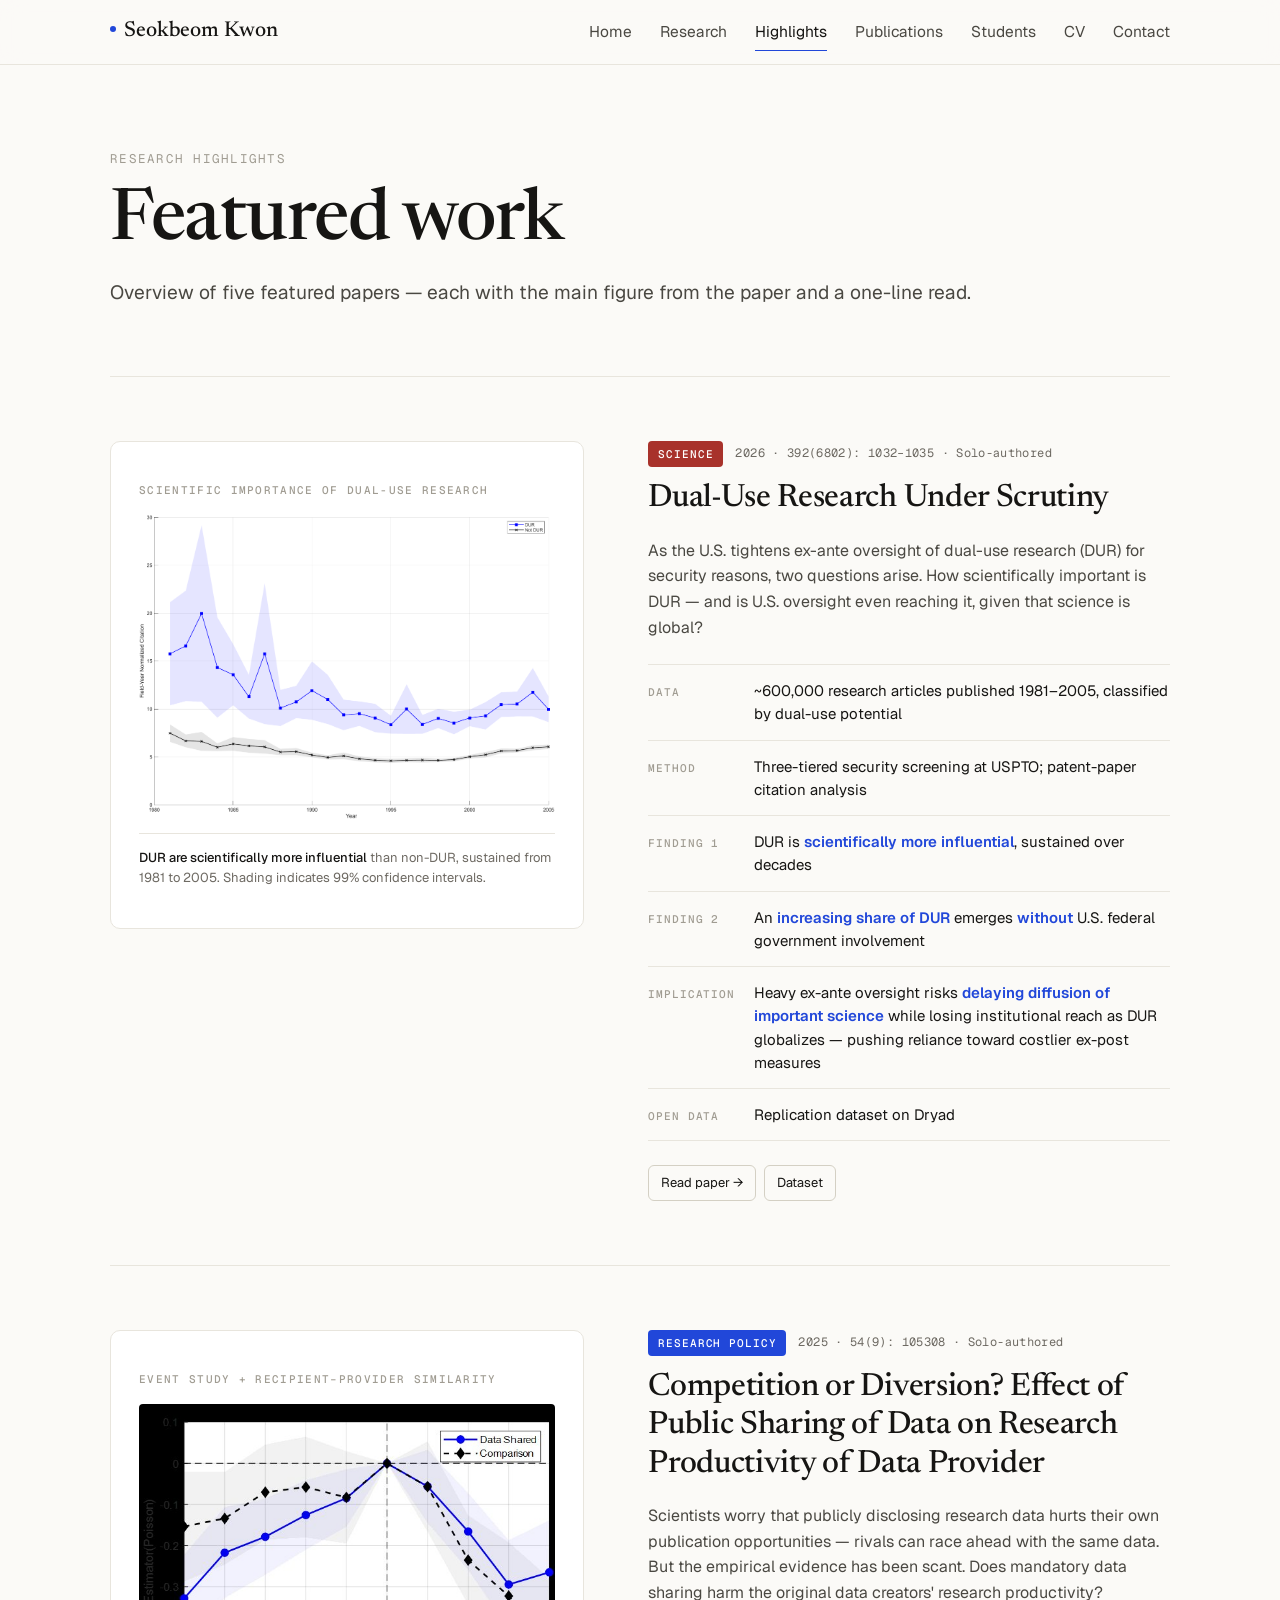
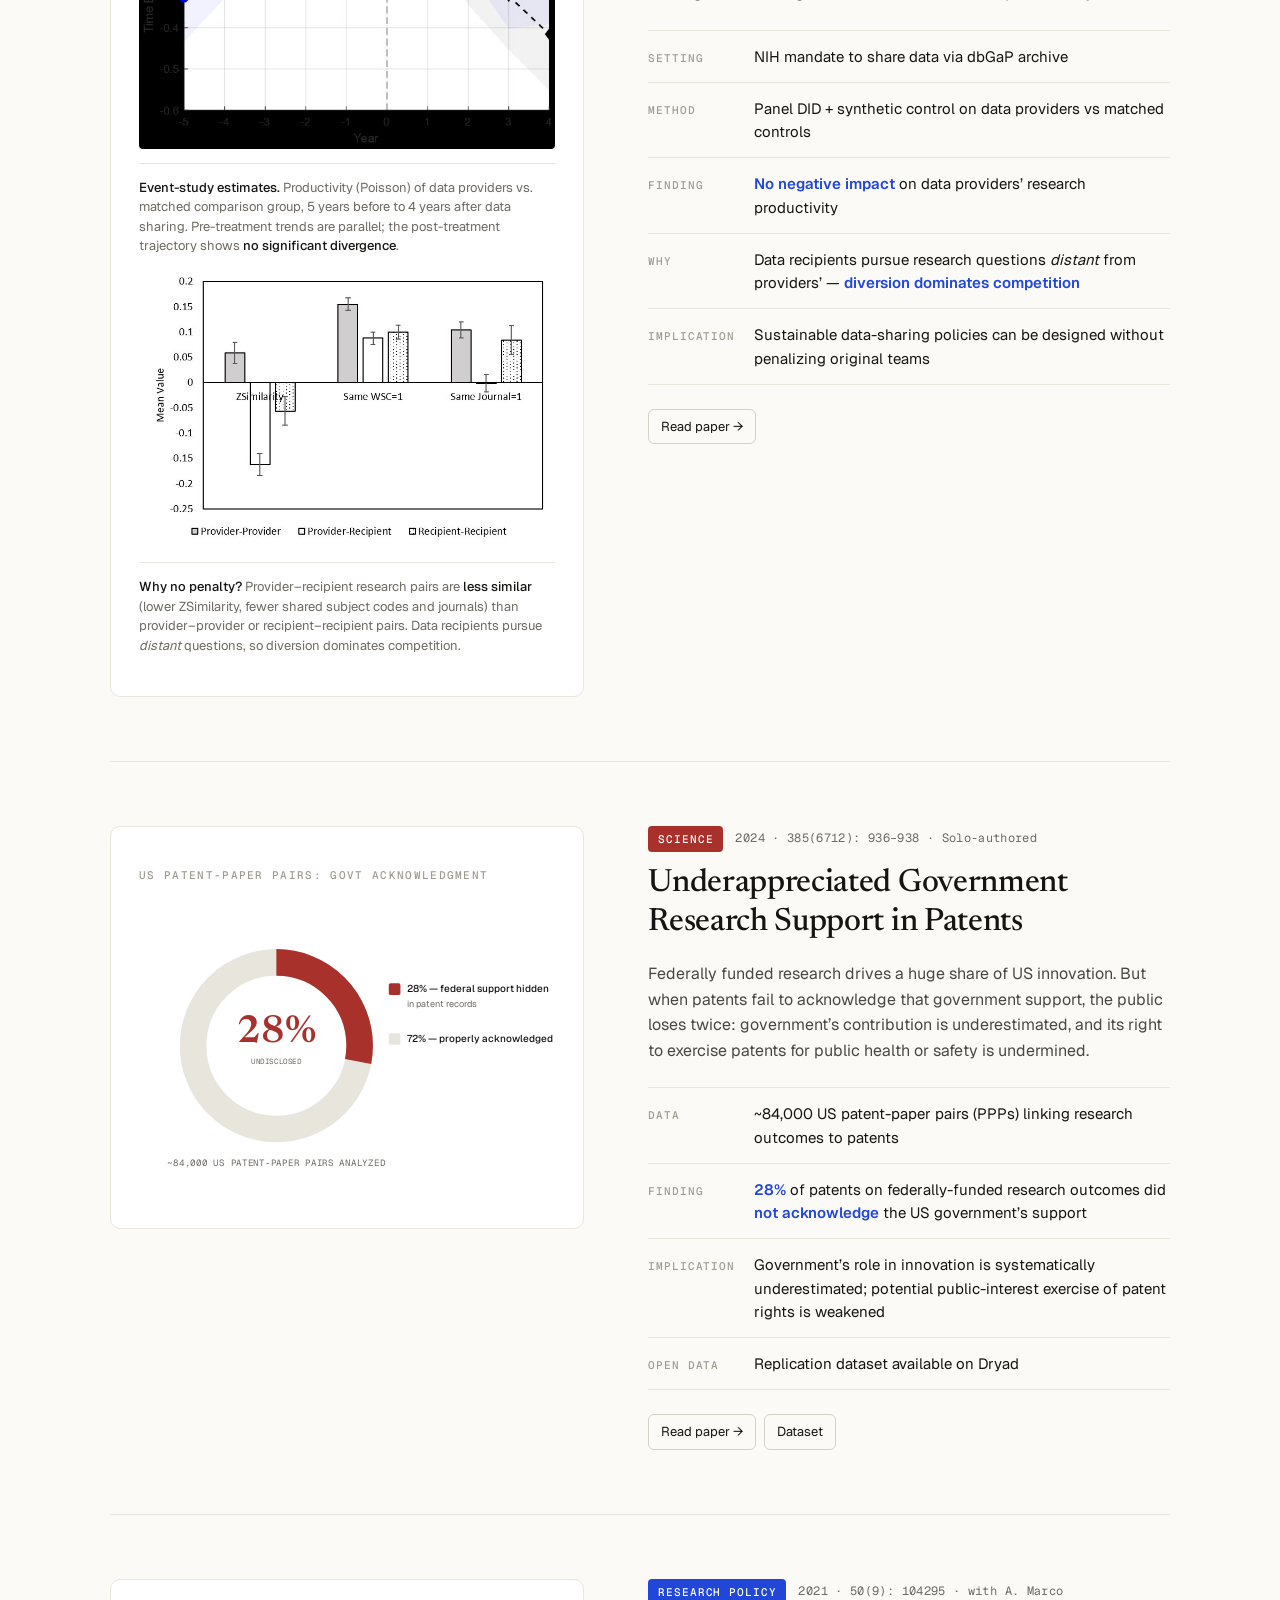
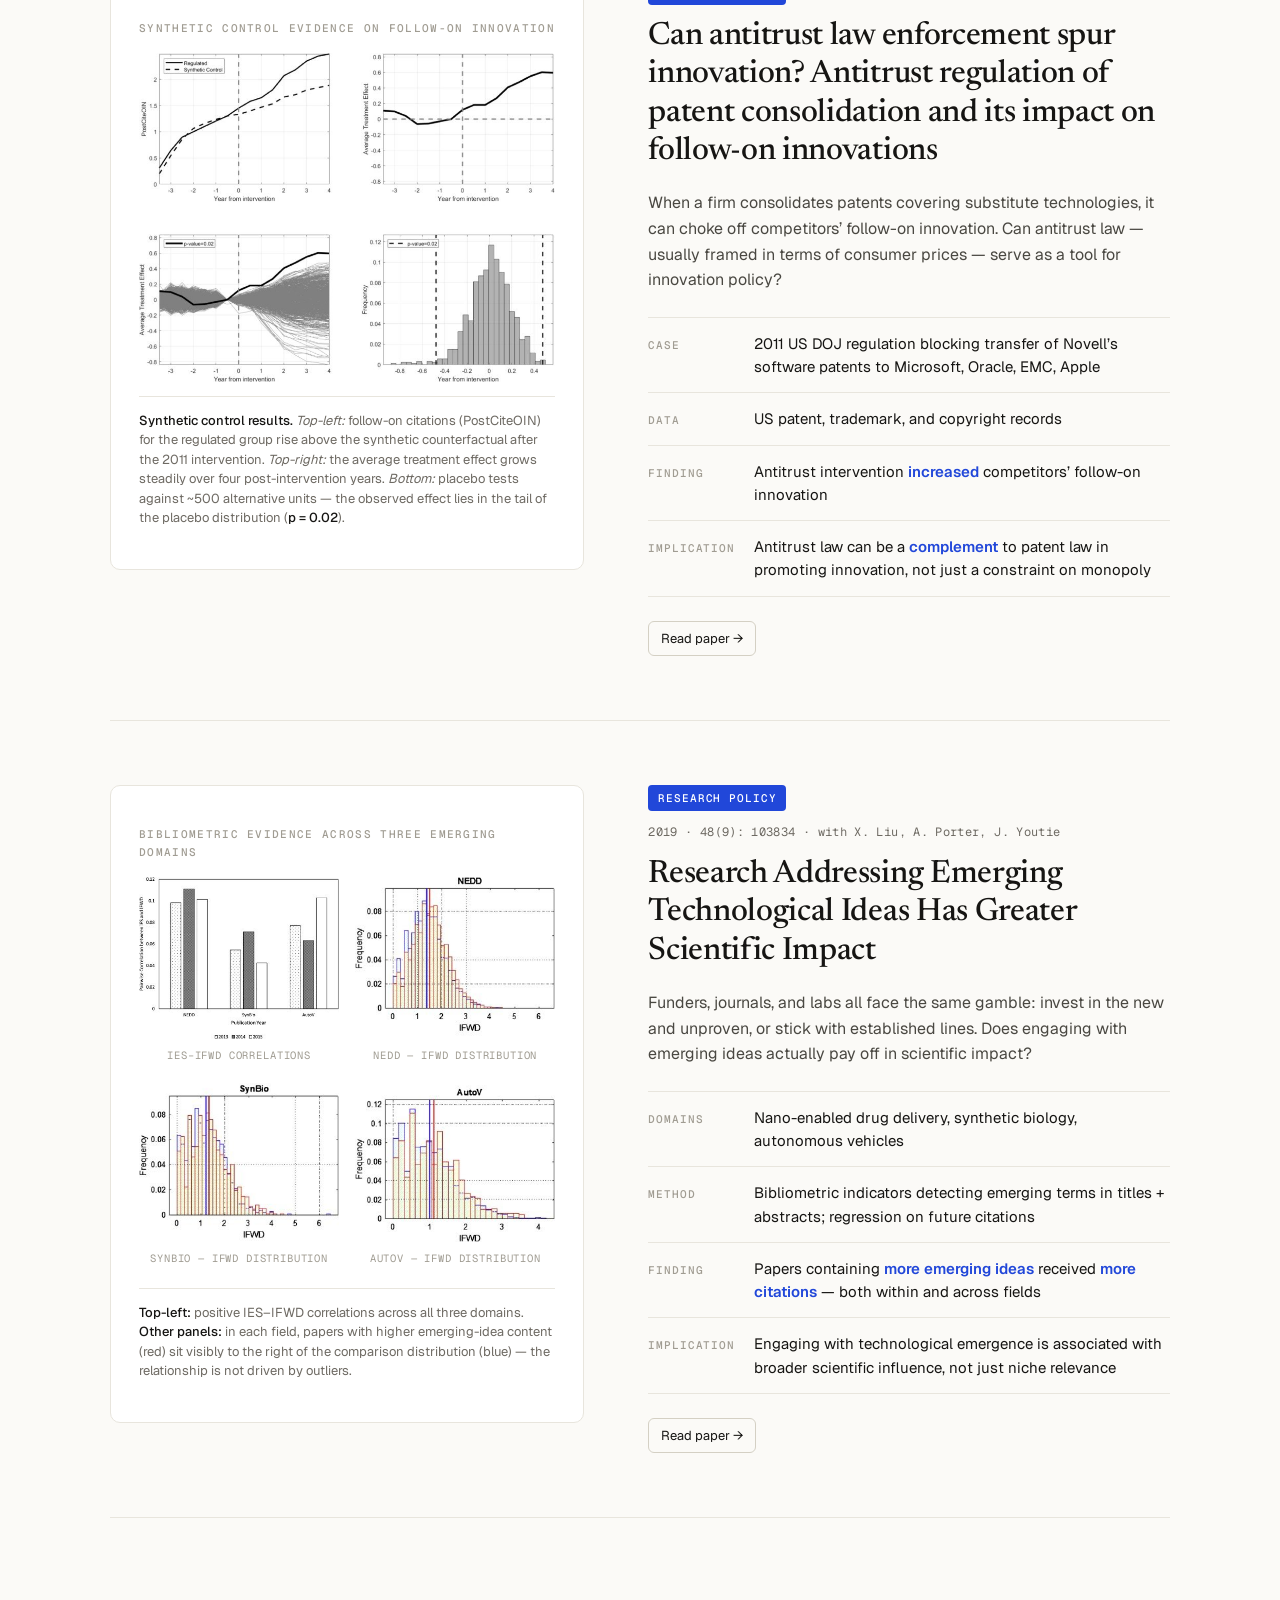
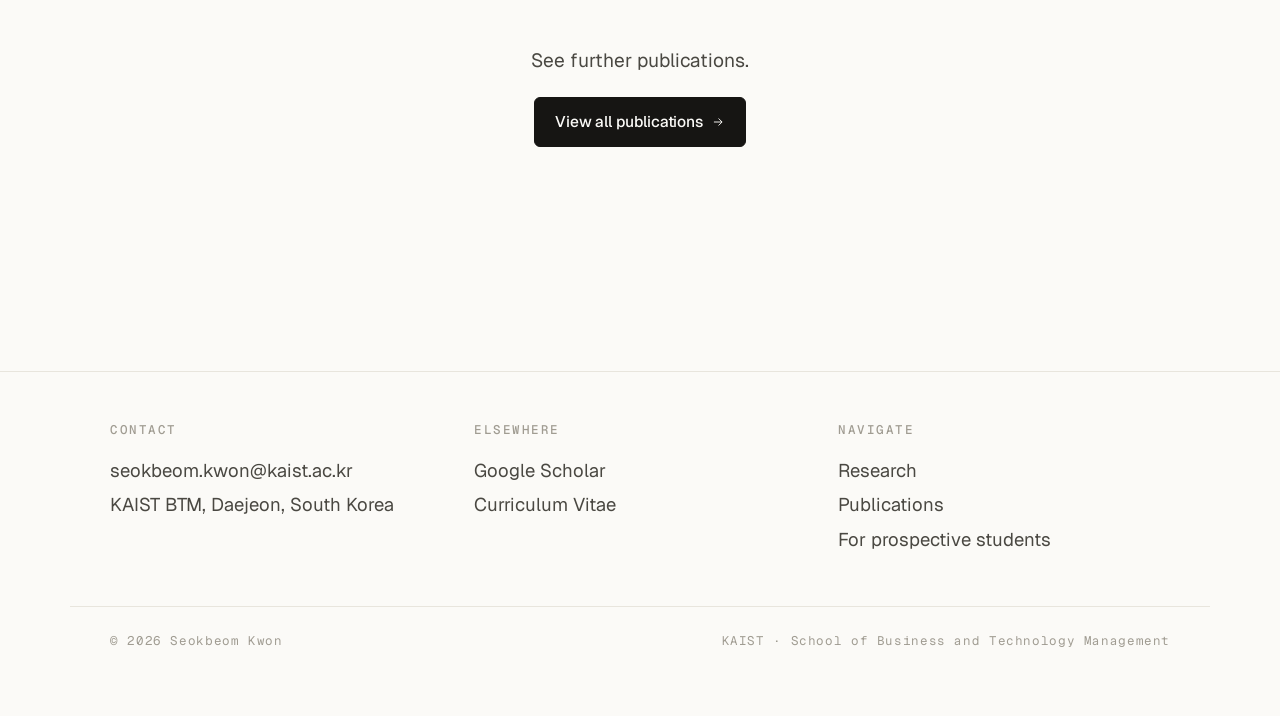
<file: highlights.html>
<!doctype html>
<html lang="en">
<head>
<meta charset="utf-8">
<meta name="viewport" content="width=device-width, initial-scale=1">
<title>Research Highlights &middot; Seokbeom Kwon</title>
<meta name="description" content="Visualized summaries of Seokbeom Kwon's featured publications on data policy, government research support, antitrust, and emerging technology.">
<link rel="preconnect" href="https://fonts.googleapis.com">
<link rel="preconnect" href="https://fonts.gstatic.com" crossorigin>
<link rel="stylesheet" href="assets/css/main.css">

<!-- Google Analytics -->
<script async src="https://www.googletagmanager.com/gtag/js?id=G-L2XVXZM9NM"></script>
<script>
  window.dataLayer = window.dataLayer || [];
  function gtag(){dataLayer.push(arguments);}
  gtag('js', new Date());
  gtag('config', 'G-L2XVXZM9NM');
</script>
</head>
<body>

<header class="site-header">
  <div class="inner">
    <a class="brand" href="index.html"><span class="dot"></span>Seokbeom Kwon</a>
    <nav class="primary" aria-label="Primary">
      <a href="index.html">Home</a>
      <a href="research.html">Research</a>
      <a href="highlights.html">Highlights</a>
      <a href="publications.html">Publications</a>
      <a href="students.html">Students</a>
      <a href="cv.html">CV</a>
      <a href="contact.html">Contact</a>
    </nav>
    <button class="nav-toggle" aria-label="Toggle menu" aria-expanded="false">
      <svg viewBox="0 0 24 24" width="22" height="22" fill="none" stroke="currentColor" stroke-width="1.6">
        <path d="M4 7h16M4 12h16M4 17h16"/>
      </svg>
    </button>
  </div>
</header>

<main class="page">

  <section class="page-head reveal">
    <p class="crumb">Research Highlights</p>
    <h1>Featured work</h1>
    <p class="lead">
      Overview of five featured papers &mdash; each with the main figure from the paper and a one-line read.
    </p>
  </section>

  <!-- =========================================================
       HIGHLIGHT 1 — Dual-Use Research Under Scrutiny (2026 Science)
       ========================================================= -->
  <article class="highlight reveal">
    <div class="highlight-grid">

      <div class="highlight-visual">
        <p class="vis-label">Scientific importance of dual-use research</p>

        <img class="paper-fig"
             src="assets/images/figures/fig_dualuse_citations.png"
             alt="Field-year normalized citations: DUR vs non-DUR papers, 1981-2005"
             loading="lazy">
        <p class="fig-caption">
          <strong>DUR are scientifically more influential</strong>
          than non-DUR, sustained from 1981 to 2005. Shading indicates 99% confidence intervals.
        </p>
      </div>

      <div class="highlight-content">
        <div class="venue-line">
          <span class="venue-badge tier-top">Science</span>
          <span class="meta-text">2026 &middot; 392(6802): 1032&ndash;1035 &middot; Solo-authored</span>
        </div>
        <h2>Dual-Use Research Under Scrutiny</h2>
        <p class="question">
          As the U.S. tightens ex-ante oversight of dual-use research (DUR) for security reasons, two questions arise. How scientifically important is DUR &mdash; and is U.S. oversight even reaching it, given that science is global?
        </p>
        <ul class="findings">
          <li>
            <span class="label">Data</span>
            <span class="value">~600,000 research articles published 1981&ndash;2005, classified by dual-use potential</span>
          </li>
          <li>
            <span class="label">Method</span>
            <span class="value">Three-tiered security screening at USPTO; patent-paper citation analysis</span>
          </li>
          <li>
            <span class="label">Finding 1</span>
            <span class="value">DUR is <strong>scientifically more influential</strong>, sustained over decades</span>
          </li>
          <li>
            <span class="label">Finding 2</span>
            <span class="value">An <strong>increasing share of DUR</strong> emerges <strong>without</strong> U.S. federal government involvement</span>
          </li>
          <li>
            <span class="label">Implication</span>
            <span class="value">Heavy ex-ante oversight risks <strong>delaying diffusion of important science</strong> while losing institutional reach as DUR globalizes &mdash; pushing reliance toward costlier ex-post measures</span>
          </li>
          <li>
            <span class="label">Open data</span>
            <span class="value">Replication dataset on Dryad</span>
          </li>
        </ul>
        <div class="paper-links">
          <a href="https://www.science.org/doi/10.1126/science.aee2479" target="_blank" rel="noopener">Read paper &rarr;</a>
          <a href="https://doi.org/10.5061/dryad.7wm37pw7p" target="_blank" rel="noopener">Dataset</a>
        </div>
      </div>

    </div>
  </article>




 
  <!-- =========================================================
       HIGHLIGHT 1 — Competition or Diversion (2025 Research Policy)
       ========================================================= -->
  <article class="highlight reveal">
    <div class="highlight-grid">

      <div class="highlight-visual">
        <p class="vis-label">Event study + recipient–provider similarity</p>

        <img class="paper-fig"
             src="assets/images/figures/fig_data_sharing_event_study.png"
             alt="Event-study estimates showing parallel trends and null post-treatment effect"
             loading="lazy">
        <p class="fig-caption">
          <strong>Event-study estimates.</strong> Productivity (Poisson) of data
          providers vs. matched comparison group, 5 years before to 4 years
          after data sharing. Pre-treatment trends are parallel; the post-treatment
          trajectory shows <strong>no significant divergence</strong>.
        </p>

        <img class="paper-fig"
             src="assets/images/figures/fig_data_sharing_group_comparison.png"
             alt="Bar chart comparing similarity within and across provider-recipient pairs"
             loading="lazy">
        <p class="fig-caption">
          <strong>Why no penalty?</strong> Provider–recipient research pairs are
          <strong>less similar</strong> (lower ZSimilarity, fewer shared subject
          codes and journals) than provider–provider or recipient–recipient pairs.
          Data recipients pursue <em>distant</em> questions, so diversion dominates
          competition.
        </p>
      </div>

      <div class="highlight-content">
        <div class="venue-line">
          <span class="venue-badge tier-1">Research Policy</span>
          <span class="meta-text">2025 &middot; 54(9): 105308 &middot; Solo-authored</span>
        </div>
        <h2>Competition or Diversion? Effect of Public Sharing of Data on Research Productivity of Data Provider</h2>
        <p class="question">
          Scientists worry that publicly disclosing research data hurts their own publication opportunities &mdash; rivals can race ahead with the same data. But the empirical evidence has been scant. Does mandatory data sharing harm the original data creators' research productivity?
        </p>
        <ul class="findings">
          <li>
            <span class="label">Setting</span>
            <span class="value">NIH mandate to share data via dbGaP archive</span>
          </li>
          <li>
            <span class="label">Method</span>
            <span class="value">Panel DID + synthetic control on data providers vs matched controls</span>
          </li>
          <li>
            <span class="label">Finding</span>
            <span class="value"><strong>No negative impact</strong> on data providers&rsquo; research productivity</span>
          </li>
          <li>
            <span class="label">Why</span>
            <span class="value">Data recipients pursue research questions <em>distant</em> from providers&rsquo; &mdash; <strong>diversion dominates competition</strong></span>
          </li>
          <li>
            <span class="label">Implication</span>
            <span class="value">Sustainable data-sharing policies can be designed without penalizing original teams</span>
          </li>
        </ul>
        <div class="paper-links">
          <a href="https://authors.elsevier.com/a/1lZbhB5ASXeAU" target="_blank" rel="noopener">Read paper &rarr;</a>
        </div>
      </div>

    </div>
  </article>


  <!-- =========================================================
       HIGHLIGHT 2 — Government Research Support (2024 Science)
       ========================================================= -->
  <article class="highlight reveal">
    <div class="highlight-grid">

      <div class="highlight-visual">
        <p class="vis-label">US patent-paper pairs: govt acknowledgment</p>
        <svg viewBox="0 0 500 360" xmlns="http://www.w3.org/2000/svg" aria-label="28 percent of patents do not acknowledge government support">
          <!-- Donut chart -->
          <g transform="translate(165, 175)">
            <!-- Background donut (acknowledged - 72%) -->
            <circle cx="0" cy="0" r="100" fill="none" stroke="#E8E5DD" stroke-width="32"/>
            <!-- Highlighted slice (NOT acknowledged - 28%) -->
            <!-- 28% of 360 = 100.8 deg -->
            <circle cx="0" cy="0" r="100" fill="none" stroke="#A8322B" stroke-width="32"
              stroke-dasharray="175.93 628.32" stroke-dashoffset="0"
              transform="rotate(-90)" stroke-linecap="butt"/>

            <!-- Center label -->
            <text x="0" y="-4" font-family="Newsreader, serif" font-size="46" fill="#A8322B" text-anchor="middle" font-weight="600" font-variation-settings="'opsz' 60">28%</text>
            <text x="0" y="22" font-family="'Geist Mono', monospace" font-size="9" fill="#6E6A63" text-anchor="middle" letter-spacing="0.08em">UNDISCLOSED</text>
          </g>

          <!-- Side annotations -->
          <g transform="translate(300, 100)">
            <rect x="0" y="0" width="14" height="14" fill="#A8322B" rx="2"/>
            <text x="22" y="11" font-family="Geist, sans-serif" font-size="12" fill="#161513" font-weight="500">28% — federal support hidden</text>
            <text x="22" y="28" font-family="Geist, sans-serif" font-size="11" fill="#6E6A63">in patent records</text>
          </g>

          <g transform="translate(300, 160)">
            <rect x="0" y="0" width="14" height="14" fill="#E8E5DD" rx="2"/>
            <text x="22" y="11" font-family="Geist, sans-serif" font-size="12" fill="#161513" font-weight="500">72% — properly acknowledged</text>
          </g>

          <!-- Footer stat -->
          <g transform="translate(165, 320)">
            <text x="0" y="0" font-family="'Geist Mono', monospace" font-size="11" fill="#6E6A63" text-anchor="middle" letter-spacing="0.08em">~84,000 US PATENT-PAPER PAIRS ANALYZED</text>
          </g>
        </svg>
      </div>

      <div class="highlight-content">
        <div class="venue-line">
          <span class="venue-badge tier-top">Science</span>
          <span class="meta-text">2024 &middot; 385(6712): 936–938 &middot; Solo-authored</span>
        </div>
        <h2>Underappreciated Government Research Support in Patents</h2>
        <p class="question">
          Federally funded research drives a huge share of US innovation. But when patents fail to acknowledge that government support, the public loses twice: government&rsquo;s contribution is underestimated, and its right to exercise patents for public health or safety is undermined.
        </p>
        <ul class="findings">
          <li>
            <span class="label">Data</span>
            <span class="value">~84,000 US patent-paper pairs (PPPs) linking research outcomes to patents</span>
          </li>
          <li>
            <span class="label">Finding</span>
            <span class="value"><strong>28%</strong> of patents on federally-funded research outcomes did <strong>not acknowledge</strong> the US government&rsquo;s support</span>
          </li>
          <li>
            <span class="label">Implication</span>
            <span class="value">Government&rsquo;s role in innovation is systematically underestimated; potential public-interest exercise of patent rights is weakened</span>
          </li>
          <li>
            <span class="label">Open data</span>
            <span class="value">Replication dataset available on Dryad</span>
          </li>
        </ul>
        <div class="paper-links">
          <a href="https://www.science.org/doi/10.1126/science.ado1078" target="_blank" rel="noopener">Read paper &rarr;</a>
          <a href="https://doi.org/10.5061/dryad.18931zd4h" target="_blank" rel="noopener">Dataset</a>
        </div>
      </div>

    </div>
  </article>


  <!-- =========================================================
       HIGHLIGHT 3 — Antitrust & Innovation (2021 Research Policy)
       ========================================================= -->
  <article class="highlight reveal">
    <div class="highlight-grid">

      <div class="highlight-visual">
        <p class="vis-label">Synthetic control evidence on follow-on innovation</p>

        <img class="paper-fig"
             src="assets/images/figures/fig_antitrust_synthetic_control.png"
             alt="Four-panel synthetic control results: regulated vs control, treatment effect, placebo, p-value"
             loading="lazy">
        <p class="fig-caption">
          <strong>Synthetic control results.</strong>
          <em>Top-left:</em> follow-on citations (PostCiteOIN) for the regulated
          group rise above the synthetic counterfactual after the 2011
          intervention. <em>Top-right:</em> the average treatment effect grows
          steadily over four post-intervention years. <em>Bottom:</em> placebo
          tests against ~500 alternative units &mdash; the observed effect lies
          in the tail of the placebo distribution (<strong>p&nbsp;=&nbsp;0.02</strong>).
        </p>
      </div>

      <div class="highlight-content">
        <div class="venue-line">
          <span class="venue-badge tier-1">Research Policy</span>
          <span class="meta-text">2021 &middot; 50(9): 104295 &middot; with A. Marco</span>
        </div>
        <h2>Can antitrust law enforcement spur innovation? Antitrust regulation of patent consolidation and its impact on follow-on innovations</h2>
        <p class="question">
          When a firm consolidates patents covering substitute technologies, it can choke off competitors&rsquo; follow-on innovation. Can antitrust law &mdash; usually framed in terms of consumer prices &mdash; serve as a tool for innovation policy?
        </p>
        <ul class="findings">
          <li>
            <span class="label">Case</span>
            <span class="value">2011 US DOJ regulation blocking transfer of Novell&rsquo;s software patents to Microsoft, Oracle, EMC, Apple</span>
          </li>
          <li>
            <span class="label">Data</span>
            <span class="value">US patent, trademark, and copyright records</span>
          </li>
          <li>
            <span class="label">Finding</span>
            <span class="value">Antitrust intervention <strong>increased</strong> competitors&rsquo; follow-on innovation</span>
          </li>
          <li>
            <span class="label">Implication</span>
            <span class="value">Antitrust law can be a <strong>complement</strong> to patent law in promoting innovation, not just a constraint on monopoly</span>
          </li>
        </ul>
        <div class="paper-links">
          <a href="https://authors.elsevier.com/a/1dBlBB5ASINW2" target="_blank" rel="noopener">Read paper &rarr;</a>
        </div>
      </div>

    </div>
  </article>


  <!-- =========================================================
       HIGHLIGHT 4 — Emerging Technological Ideas (2019 Research Policy)
       ========================================================= -->
  <article class="highlight reveal">
    <div class="highlight-grid">

      <div class="highlight-visual">
        <p class="vis-label">Bibliometric evidence across three emerging domains</p>

        <div class="fig-grid-2">
          <div>
            <img class="paper-fig"
                 src="assets/images/figures/fig_emerging_correlations.png"
                 alt="Pairwise correlations between IES and IFWD across NEDD, SynBio, AutoV"
                 loading="lazy">
            <p style="font-family: var(--font-mono); font-size: 10.5px; letter-spacing: 0.08em; text-transform: uppercase; color: var(--ink-faint); text-align: center; margin: 0.5rem 0 0;">IES–IFWD correlations</p>
          </div>
          <div>
            <img class="paper-fig"
                 src="assets/images/figures/fig_emerging_dist_nedd.png"
                 alt="IFWD distribution for NEDD"
                 loading="lazy">
            <p style="font-family: var(--font-mono); font-size: 10.5px; letter-spacing: 0.08em; text-transform: uppercase; color: var(--ink-faint); text-align: center; margin: 0.5rem 0 0;">NEDD &mdash; IFWD distribution</p>
          </div>
          <div>
            <img class="paper-fig"
                 src="assets/images/figures/fig_emerging_dist_synbio.png"
                 alt="IFWD distribution for synthetic biology"
                 loading="lazy">
            <p style="font-family: var(--font-mono); font-size: 10.5px; letter-spacing: 0.08em; text-transform: uppercase; color: var(--ink-faint); text-align: center; margin: 0.5rem 0 0;">SynBio &mdash; IFWD distribution</p>
          </div>
          <div>
            <img class="paper-fig"
                 src="assets/images/figures/fig_emerging_dist_autov.png"
                 alt="IFWD distribution for autonomous vehicles"
                 loading="lazy">
            <p style="font-family: var(--font-mono); font-size: 10.5px; letter-spacing: 0.08em; text-transform: uppercase; color: var(--ink-faint); text-align: center; margin: 0.5rem 0 0;">AutoV &mdash; IFWD distribution</p>
          </div>
        </div>

        <p class="fig-caption" style="margin-top: 1.25rem;">
          <strong>Top-left:</strong> positive IES&ndash;IFWD correlations across all
          three domains. <strong>Other panels:</strong> in each field, papers
          with higher emerging-idea content (red) sit visibly to the right of
          the comparison distribution (blue) &mdash; the relationship is not
          driven by outliers.
        </p>
      </div>

      <div class="highlight-content">
        <div class="venue-line">
          <span class="venue-badge tier-1">Research Policy</span>
          <span class="meta-text">2019 &middot; 48(9): 103834 &middot; with X. Liu, A. Porter, J. Youtie</span>
        </div>
        <h2>Research Addressing Emerging Technological Ideas Has Greater Scientific Impact</h2>
        <p class="question">
          Funders, journals, and labs all face the same gamble: invest in the new and unproven, or stick with established lines. Does engaging with emerging ideas actually pay off in scientific impact?
        </p>
        <ul class="findings">
          <li>
            <span class="label">Domains</span>
            <span class="value">Nano-enabled drug delivery, synthetic biology, autonomous vehicles</span>
          </li>
          <li>
            <span class="label">Method</span>
            <span class="value">Bibliometric indicators detecting emerging terms in titles + abstracts; regression on future citations</span>
          </li>
          <li>
            <span class="label">Finding</span>
            <span class="value">Papers containing <strong>more emerging ideas</strong> received <strong>more citations</strong> &mdash; both within and across fields</span>
          </li>
          <li>
            <span class="label">Implication</span>
            <span class="value">Engaging with technological emergence is associated with broader scientific influence, not just niche relevance</span>
          </li>
        </ul>
        <div class="paper-links">
          <a href="https://doi.org/10.1016/j.respol.2019.103834" target="_blank" rel="noopener">Read paper &rarr;</a>
        </div>
      </div>

    </div>
  </article>


  <!-- =========================================================
       CTA — see more
       ========================================================= -->
  <section class="section reveal" style="border-top: 0.5px solid var(--line);">
    <div style="text-align: center; padding: 2rem 0;">
      <p class="lead" style="margin: 0 auto 1.25rem;">
        See further publications.
      </p>
      <a class="btn btn-primary" href="publications.html">
        View all publications
        <svg viewBox="0 0 24 24" fill="none" stroke="currentColor" stroke-width="1.6"><path d="M5 12h14M13 6l6 6-6 6"/></svg>
      </a>
    </div>
  </section>

</main>

<footer class="site-footer">
  <div class="inner">
    <div>
      <h4>Contact</h4>
      <p><a href="mailto:seokbeom.kwon@kaist.ac.kr">seokbeom.kwon@kaist.ac.kr</a></p>
      <p>KAIST BTM, Daejeon, South Korea</p>
    </div>
    <div>
      <h4>Elsewhere</h4>
      <p><a href="https://scholar.google.com/citations?user=FsFPBBQAAAAJ&hl=en" target="_blank" rel="noopener">Google Scholar</a></p>
      <p><a href="https://drive.google.com/file/d/1EOTJhUqzAvCsHdVYnTJ0YkAzeVFCT2wv/view?usp=drive_link" target="_blank" rel="noopener">Curriculum Vitae</a></p>
    </div>
    <div>
      <h4>Navigate</h4>
      <p><a href="research.html">Research</a></p>
      <p><a href="publications.html">Publications</a></p>
      <p><a href="students.html">For prospective students</a></p>
    </div>
  </div>
  <div class="colophon">
    <span>&copy; <span id="year">2026</span> Seokbeom Kwon</span>
    <span>KAIST &middot; School of Business and Technology Management</span>
  </div>
</footer>

<script src="assets/js/main.js"></script>
</body>
</html>
</file>
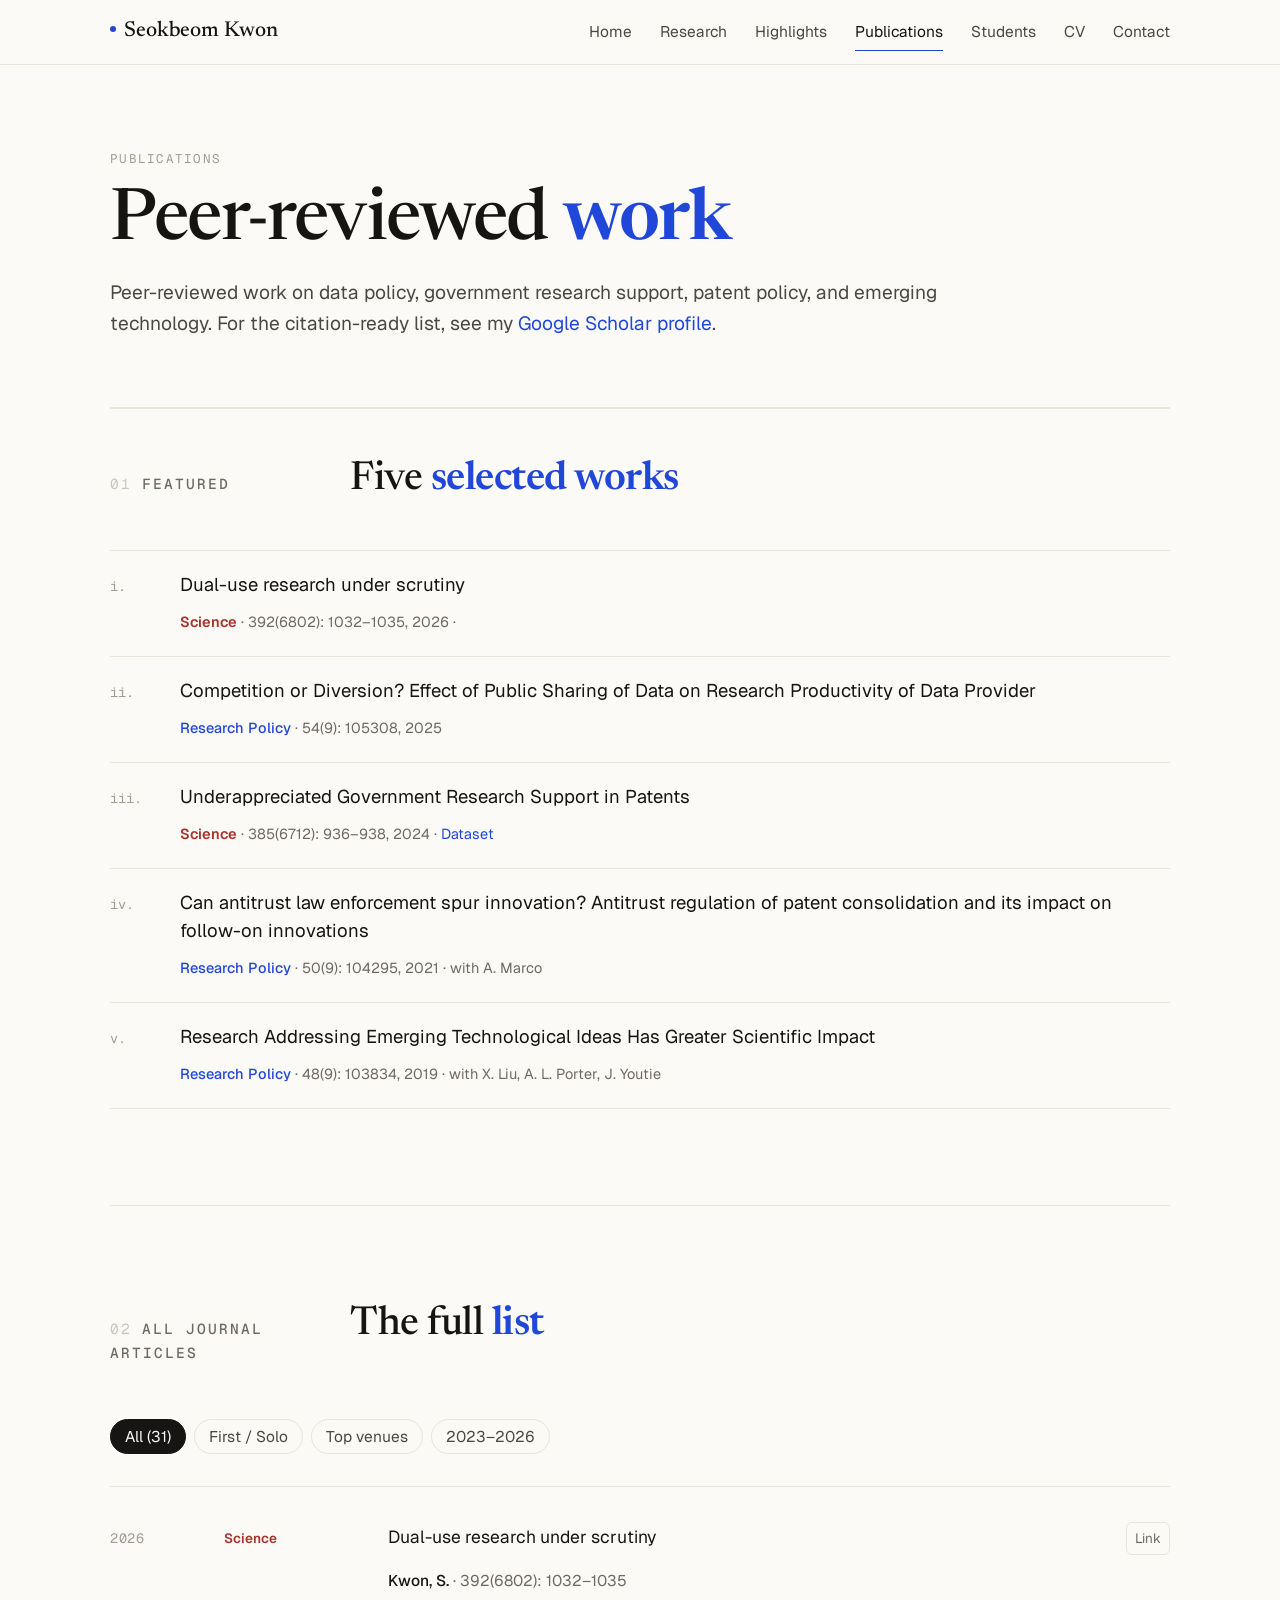
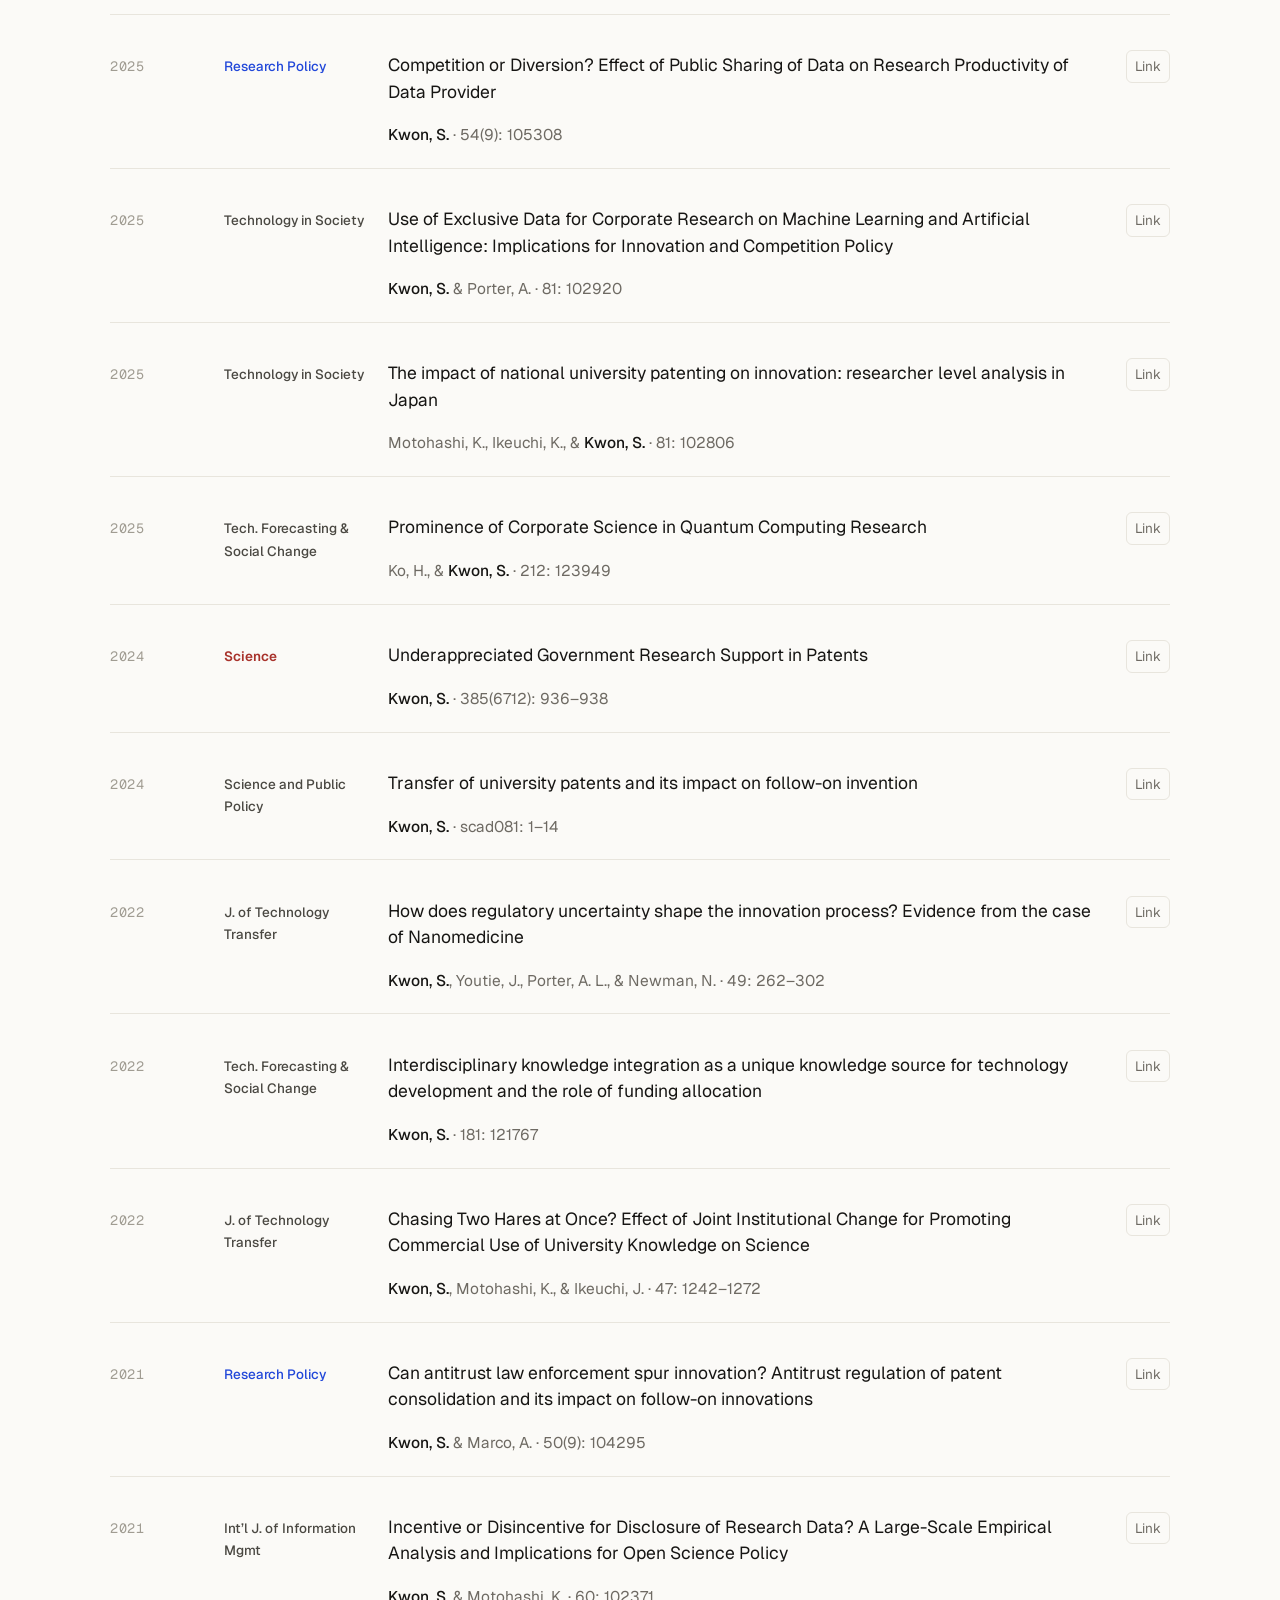
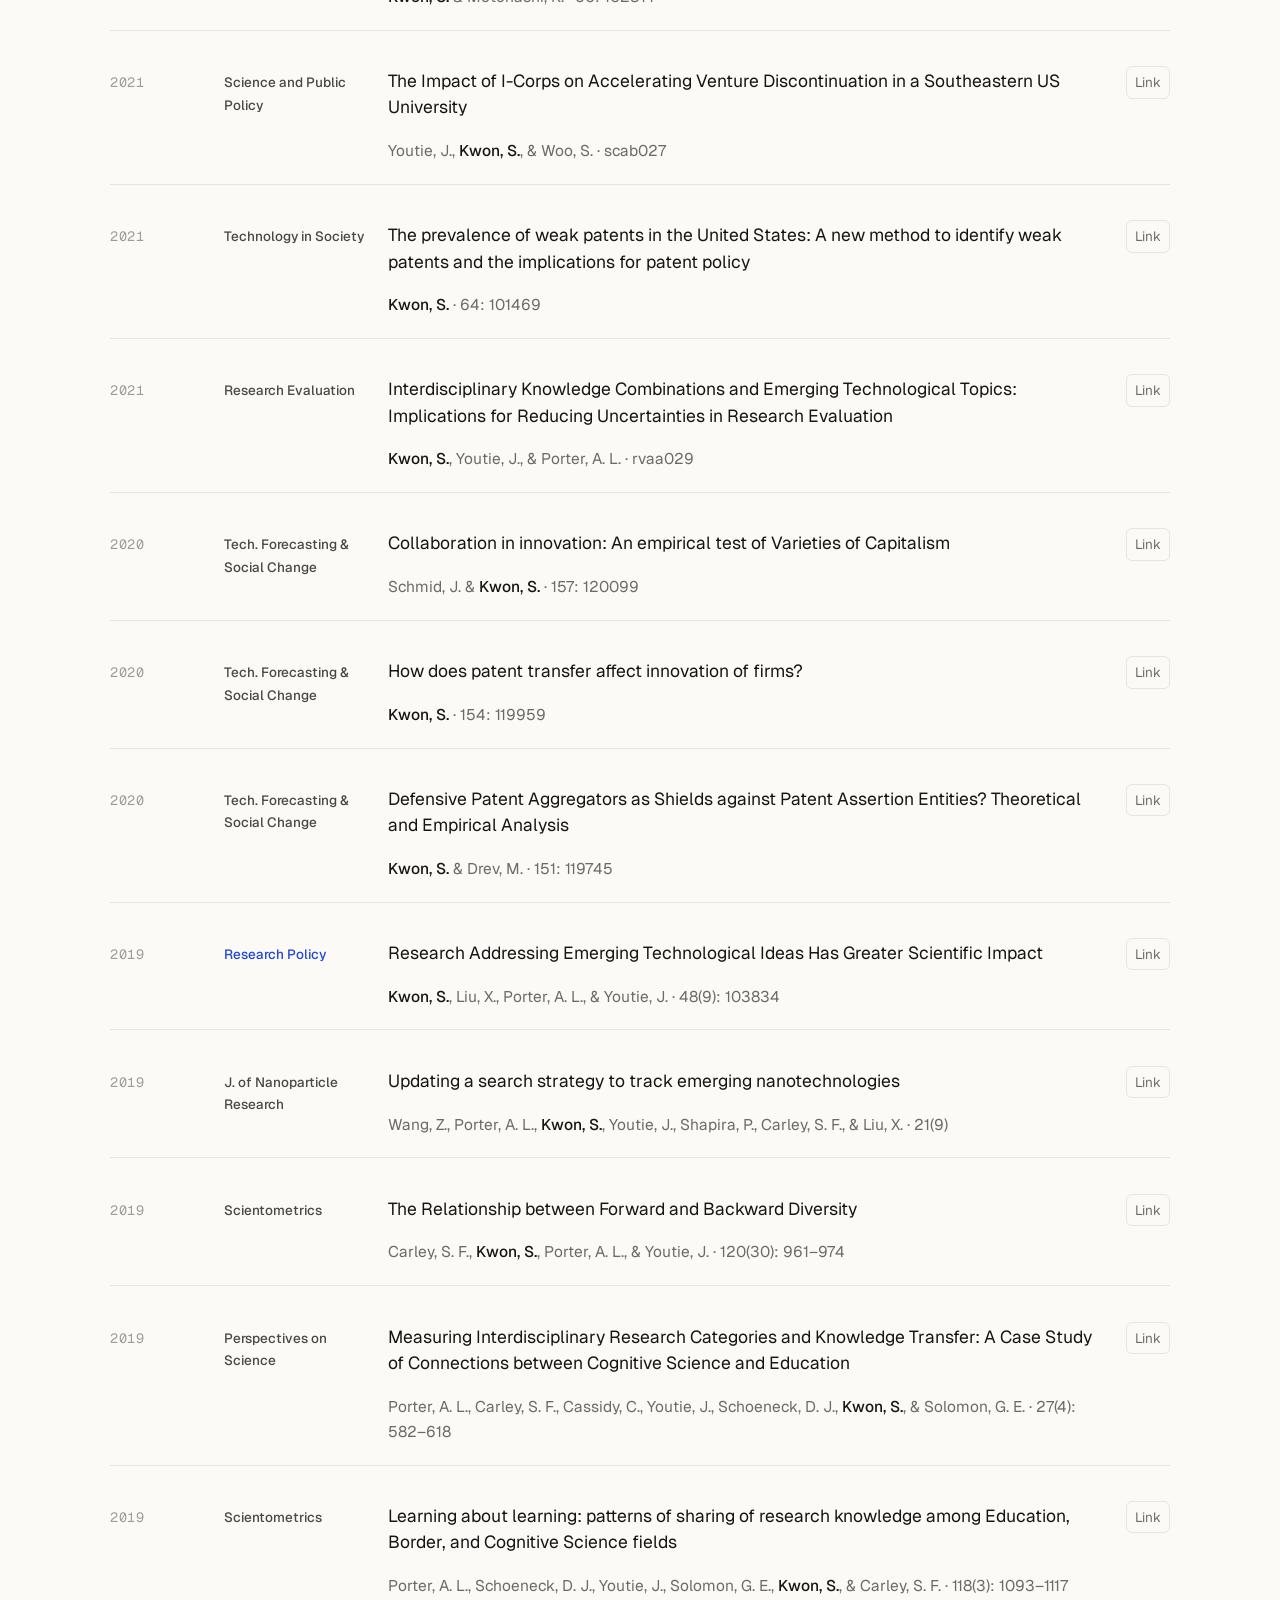
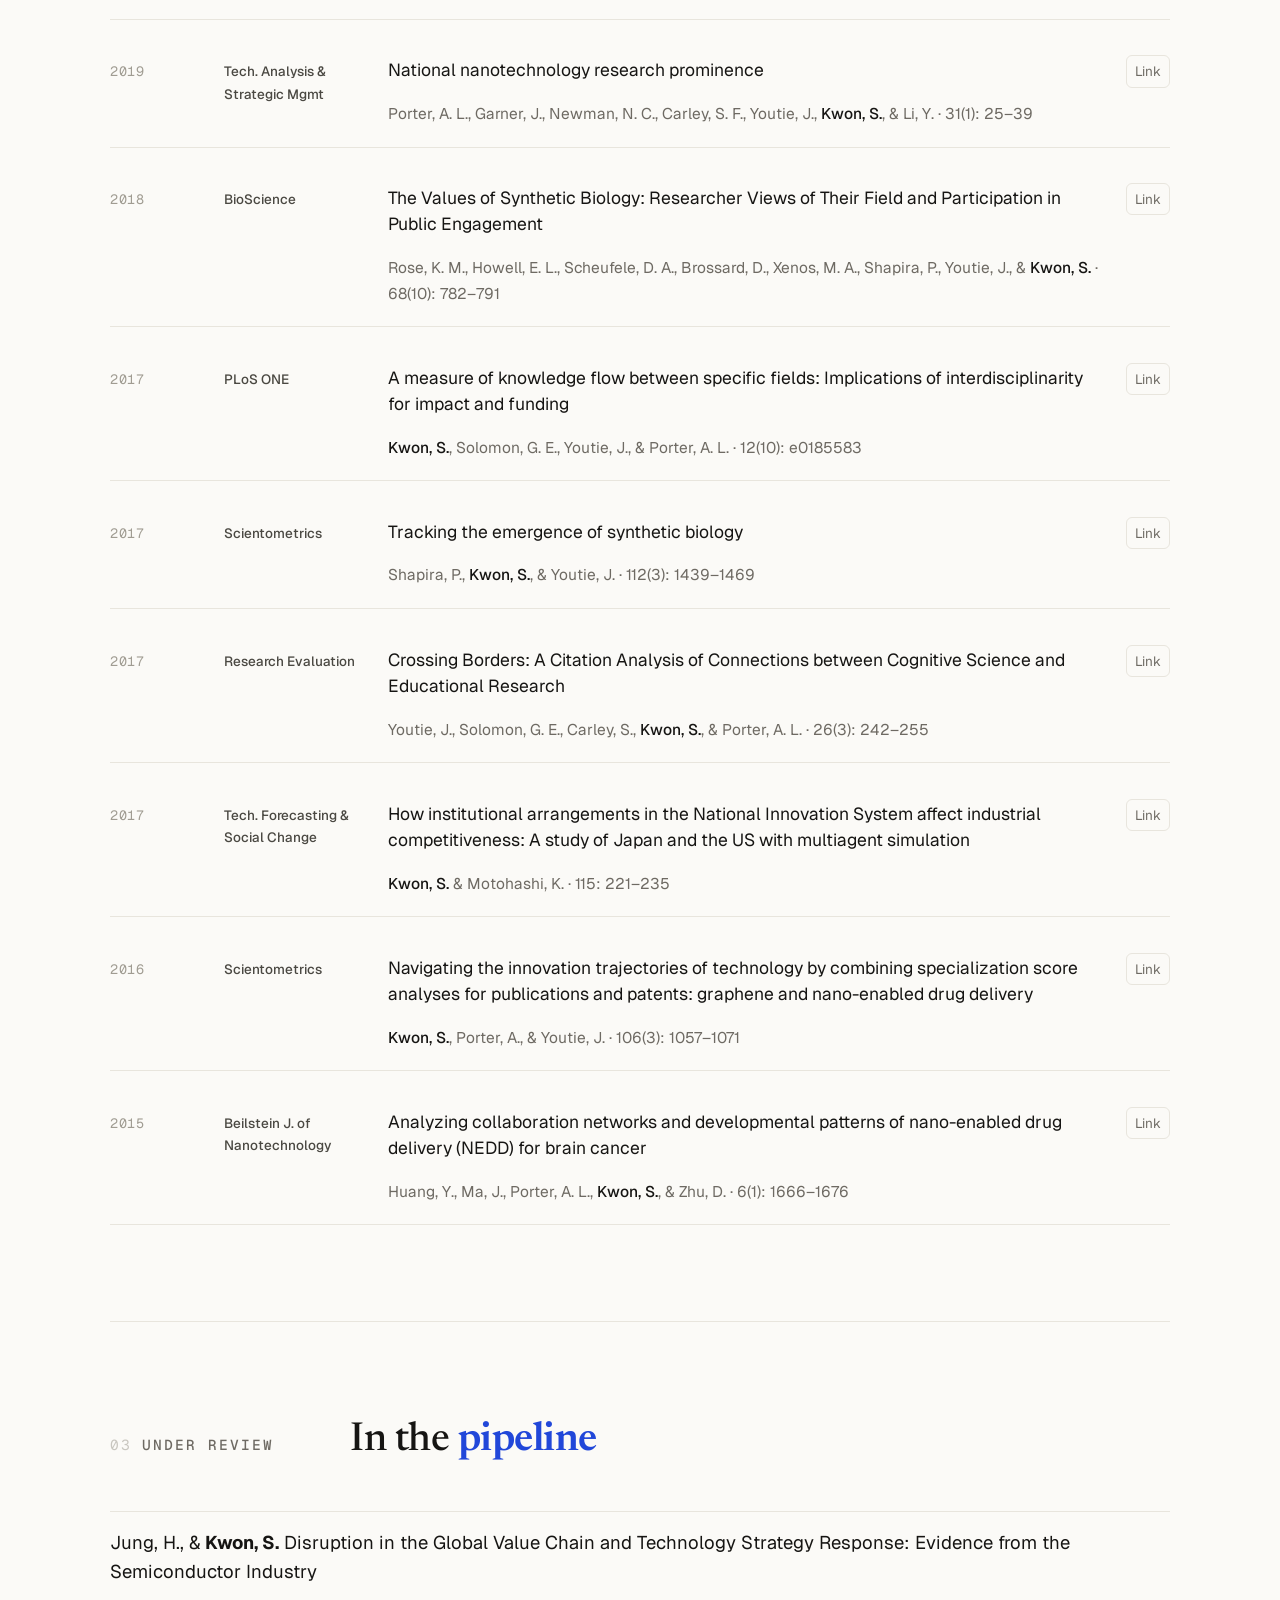
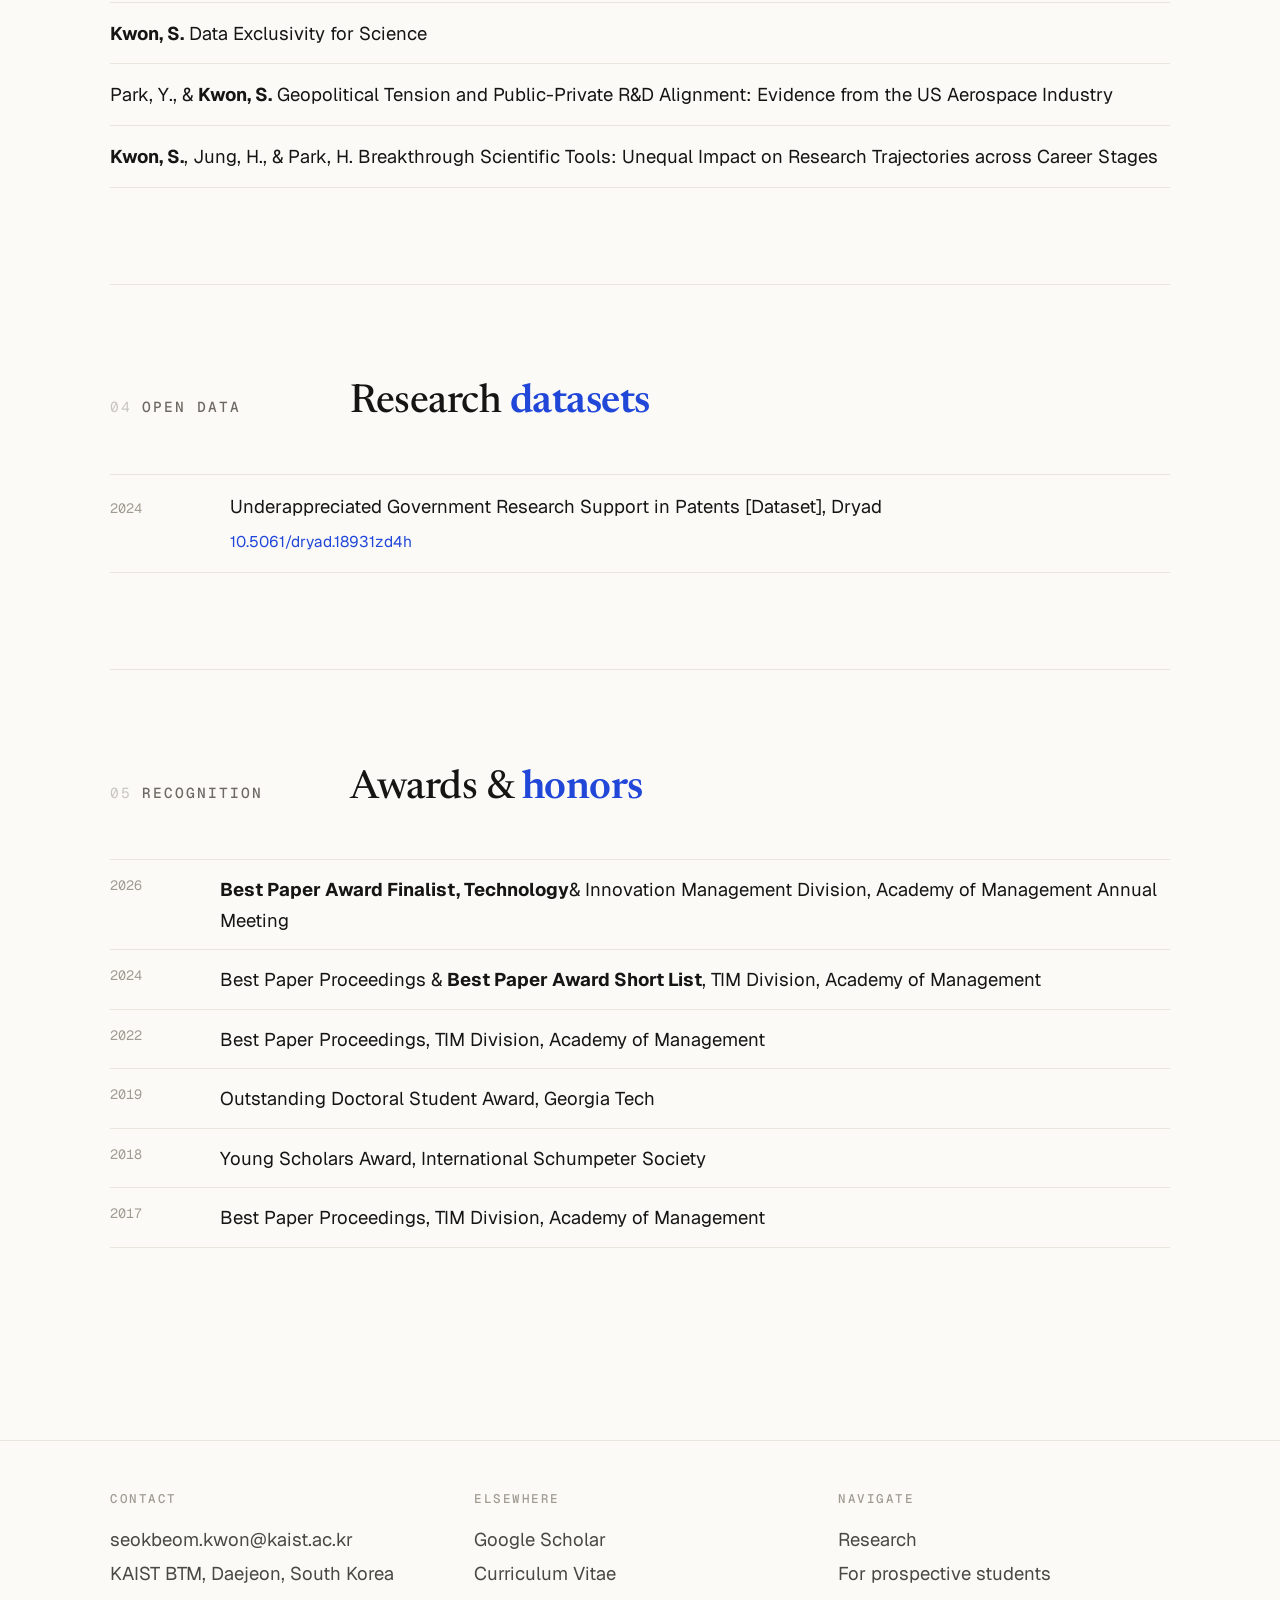
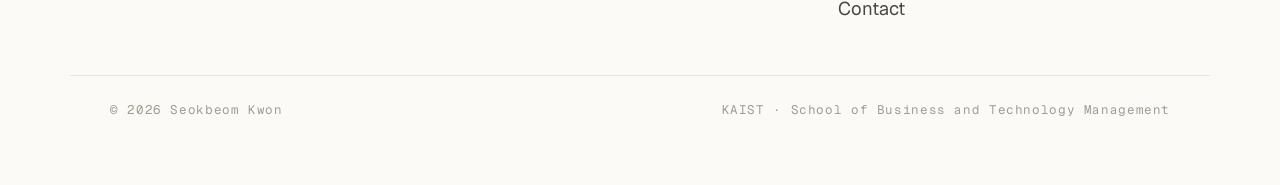
<file: publications.html>
<!doctype html>
<html lang="en">
<head>
<meta charset="utf-8">
<meta name="viewport" content="width=device-width, initial-scale=1">
<title>Publications &middot; Seokbeom Kwon</title>
<meta name="description" content="Peer-reviewed publications on science of science, innovation policy, patent policy, and emerging technology.">
<link rel="preconnect" href="https://fonts.googleapis.com">
<link rel="preconnect" href="https://fonts.gstatic.com" crossorigin>
<link rel="stylesheet" href="assets/css/main.css">

<!-- Google Analytics -->
<script async src="https://www.googletagmanager.com/gtag/js?id=G-L2XVXZM9NM"></script>
<script>
  window.dataLayer = window.dataLayer || [];
  function gtag(){dataLayer.push(arguments);}
  gtag('js', new Date());
  gtag('config', 'G-L2XVXZM9NM');
</script>
</head>
<body>

<header class="site-header">
  <div class="inner">
    <a class="brand" href="index.html"><span class="dot"></span>Seokbeom Kwon</a>
    <nav class="primary" aria-label="Primary">
      <a href="index.html">Home</a>
      <a href="research.html">Research</a>
      <a href="highlights.html">Highlights</a>
      <a href="publications.html">Publications</a>
      <a href="students.html">Students</a>
      <a href="cv.html">CV</a>
      <a href="contact.html">Contact</a>
    </nav>
    <button class="nav-toggle" aria-label="Toggle menu" aria-expanded="false">
      <svg viewBox="0 0 24 24" width="22" height="22" fill="none" stroke="currentColor" stroke-width="1.6">
        <path d="M4 7h16M4 12h16M4 17h16"/>
      </svg>
    </button>
  </div>
</header>

<main class="page">

  <section class="page-head reveal">
    <p class="crumb">Publications</p>
    <h1>Peer-reviewed <em>work</em></h1>
    <p class="lead">
      Peer-reviewed work on data policy, government research support, patent policy, and emerging technology. For the citation-ready list, see my <a href="https://scholar.google.com/citations?user=FsFPBBQAAAAJ&hl=en" target="_blank" rel="noopener">Google Scholar profile</a>.
    </p>
  </section>


  <!-- Featured selection -->
  <section class="section reveal" style="padding-top: clamp(2rem, 4vw, 3rem);">
    <div class="section-head">
      <p class="eyebrow"><span class="num">01</span>Featured</p>
      <h2 class="title">Five <em>selected works</em></h2>
    </div>
    <ol style="list-style: none; padding: 0; margin: 0; counter-reset: feat;">
      <li style="counter-increment: feat; padding: 1.25rem 0; border-top: 0.5px solid var(--line); display: grid; grid-template-columns: 50px 1fr; gap: 1.25rem;">
        <span style="font-family: var(--font-mono); font-size: 13.5px; color: var(--ink-faint); padding-top: 4px;">i.</span>
        <div>
          <p style="margin: 0 0 6px; font-size: 18.5px; line-height: 1.5;">Dual-use research under scrutiny</p>
          <span style="font-size: 14.5px; color: var(--ink-soft);"><span style="color: var(--brick); font-weight: 600;">Science</span> &middot; 392(6802): 1032&ndash;1035, 2026 &middot; <a href="https://www.science.org/eprint/ZYRWJUVJXIC4MD9ERHTA/full?activationRedirect=/doi/full/10.1126/science.aee2479" target="_blank" rel="noopener"></a></span>
        </div>
      </li>
      <li style="counter-increment: feat; padding: 1.25rem 0; border-top: 0.5px solid var(--line); display: grid; grid-template-columns: 50px 1fr; gap: 1.25rem;">
        <span style="font-family: var(--font-mono); font-size: 13.5px; color: var(--ink-faint); padding-top: 4px;">ii.</span>
        <div>
          <p style="margin: 0 0 6px; font-size: 18.5px; line-height: 1.5;">Competition or Diversion? Effect of Public Sharing of Data on Research Productivity of Data Provider</p>
          <span style="font-size: 14.5px; color: var(--ink-soft);"><span style="color: var(--accent); font-weight: 500;">Research Policy</span> &middot; 54(9): 105308, 2025</span>
        </div>
      </li>
      <li style="counter-increment: feat; padding: 1.25rem 0; border-top: 0.5px solid var(--line); display: grid; grid-template-columns: 50px 1fr; gap: 1.25rem;">
        <span style="font-family: var(--font-mono); font-size: 13.5px; color: var(--ink-faint); padding-top: 4px;">iii.</span>
        <div>
          <p style="margin: 0 0 6px; font-size: 18.5px; line-height: 1.5;">Underappreciated Government Research Support in Patents</p>
          <span style="font-size: 14.5px; color: var(--ink-soft);"><span style="color: var(--brick); font-weight: 600;">Science</span> &middot; 385(6712): 936&ndash;938, 2024 &middot; <a href="https://doi.org/10.5061/dryad.18931zd4h" target="_blank" rel="noopener">Dataset</a></span>
        </div>
      </li>
      <li style="counter-increment: feat; padding: 1.25rem 0; border-top: 0.5px solid var(--line); display: grid; grid-template-columns: 50px 1fr; gap: 1.25rem;">
        <span style="font-family: var(--font-mono); font-size: 13.5px; color: var(--ink-faint); padding-top: 4px;">iv.</span>
        <div>
          <p style="margin: 0 0 6px; font-size: 18.5px; line-height: 1.5;">Can antitrust law enforcement spur innovation? Antitrust regulation of patent consolidation and its impact on follow-on innovations</p>
          <span style="font-size: 14.5px; color: var(--ink-soft);"><span style="color: var(--accent); font-weight: 500;">Research Policy</span> &middot; 50(9): 104295, 2021 &middot; with A. Marco</span>
        </div>
      </li>
      <li style="counter-increment: feat; padding: 1.25rem 0; border-top: 0.5px solid var(--line); border-bottom: 0.5px solid var(--line); display: grid; grid-template-columns: 50px 1fr; gap: 1.25rem;">
        <span style="font-family: var(--font-mono); font-size: 13.5px; color: var(--ink-faint); padding-top: 4px;">v.</span>
        <div>
          <p style="margin: 0 0 6px; font-size: 18.5px; line-height: 1.5;">Research Addressing Emerging Technological Ideas Has Greater Scientific Impact</p>
          <span style="font-size: 14.5px; color: var(--ink-soft);"><span style="color: var(--accent); font-weight: 500;">Research Policy</span> &middot; 48(9): 103834, 2019 &middot; with X. Liu, A. L. Porter, J. Youtie</span>
        </div>
      </li>
    </ol>
  </section>


  <!-- All journal articles, filterable -->
  <section class="section reveal">
    <div class="section-head">
      <p class="eyebrow"><span class="num">02</span>All journal articles</p>
      <h2 class="title">The full <em>list</em></h2>
    </div>

    <div class="filters" role="tablist" aria-label="Filter publications">
      <button class="filter-chip is-active" data-filter="all">All (31)</button>
      <button class="filter-chip" data-filter="solo">First / Solo</button>
      <button class="filter-chip" data-filter="tier1">Top venues</button>
      <button class="filter-chip" data-filter="recent">2023&ndash;2026</button>
    </div>

    <ul class="pub-list">

      <li data-tags="solo tier1 recent">
        <span class="year">2026</span>
        <span class="venue tier-top">Science</span>
        <div>
          <p class="title">Dual-use research under scrutiny</p>
          <span class="authors"><span class="me">Kwon, S.</span> &middot; 392(6802): 1032&ndash;1035</span>
        </div>
        <div class="links"><a href="https://www.science.org/doi/10.1126/science.aee2479" target="_blank" rel="noopener">Link</a></div>
      </li>

      <li data-tags="solo tier1 recent">
        <span class="year">2025</span>
        <span class="venue tier-1">Research Policy</span>
        <div>
          <p class="title">Competition or Diversion? Effect of Public Sharing of Data on Research Productivity of Data Provider</p>
          <span class="authors"><span class="me">Kwon, S.</span> &middot; 54(9): 105308</span>
        </div>
        <div class="links"><a href="https://authors.elsevier.com/a/1lZbhB5ASXeAU" target="_blank" rel="noopener">Link</a></div>
      </li>

      <li data-tags="solo recent">
        <span class="year">2025</span>
        <span class="venue">Technology in Society</span>
        <div>
          <p class="title">Use of Exclusive Data for Corporate Research on Machine Learning and Artificial Intelligence: Implications for Innovation and Competition Policy</p>
          <span class="authors"><span class="me">Kwon, S.</span> &amp; Porter, A. &middot; 81: 102920</span>
        </div>
        <div class="links"><a href="https://authors.elsevier.com/a/1kTkv,3f%7EsYA%7Eh" target="_blank" rel="noopener">Link</a></div>
      </li>

      <li data-tags="recent">
        <span class="year">2025</span>
        <span class="venue">Technology in Society</span>
        <div>
          <p class="title">The impact of national university patenting on innovation: researcher level analysis in Japan</p>
          <span class="authors">Motohashi, K., Ikeuchi, K., &amp; <span class="me">Kwon, S.</span> &middot; 81: 102806</span>
        </div>
        <div class="links"><a href="https://authors.elsevier.com/c/1kKsU,3f~sUNhN" target="_blank" rel="noopener">Link</a></div>
      </li>

      <li data-tags="recent">
        <span class="year">2025</span>
        <span class="venue">Tech. Forecasting &amp; Social Change</span>
        <div>
          <p class="title">Prominence of Corporate Science in Quantum Computing Research</p>
          <span class="authors">Ko, H., &amp; <span class="me">Kwon, S.</span> &middot; 212: 123949</span>
        </div>
        <div class="links"><a href="https://authors.elsevier.com/a/1kGNo98SG%7EWmt" target="_blank" rel="noopener">Link</a></div>
      </li>

      <li data-tags="solo tier1 recent">
        <span class="year">2024</span>
        <span class="venue tier-top">Science</span>
        <div>
          <p class="title">Underappreciated Government Research Support in Patents</p>
          <span class="authors"><span class="me">Kwon, S.</span> &middot; 385(6712): 936&ndash;938</span>
        </div>
        <div class="links"><a href="https://www.science.org/stoken/author-tokens/ST-2074/full" target="_blank" rel="noopener">Link</a></div>
      </li>

      <li data-tags="solo recent">
        <span class="year">2024</span>
        <span class="venue">Science and Public Policy</span>
        <div>
          <p class="title">Transfer of university patents and its impact on follow-on invention</p>
          <span class="authors"><span class="me">Kwon, S.</span> &middot; scad081: 1&ndash;14</span>
        </div>
        <div class="links"><a href="https://doi.org/10.1093/scipol/scad081" target="_blank" rel="noopener">Link</a></div>
      </li>

      <li data-tags="solo">
        <span class="year">2022</span>
        <span class="venue">J. of Technology Transfer</span>
        <div>
          <p class="title">How does regulatory uncertainty shape the innovation process? Evidence from the case of Nanomedicine</p>
          <span class="authors"><span class="me">Kwon, S.</span>, Youtie, J., Porter, A. L., &amp; Newman, N. &middot; 49: 262&ndash;302</span>
        </div>
        <div class="links"><a href="https://link.springer.com/article/10.1007/s10961-022-09980-8" target="_blank" rel="noopener">Link</a></div>
      </li>

      <li data-tags="solo">
        <span class="year">2022</span>
        <span class="venue">Tech. Forecasting &amp; Social Change</span>
        <div>
          <p class="title">Interdisciplinary knowledge integration as a unique knowledge source for technology development and the role of funding allocation</p>
          <span class="authors"><span class="me">Kwon, S.</span> &middot; 181: 121767</span>
        </div>
        <div class="links"><a href="https://authors.elsevier.com/a/1f9lc_wSRIILa" target="_blank" rel="noopener">Link</a></div>
      </li>

      <li data-tags="solo">
        <span class="year">2022</span>
        <span class="venue">J. of Technology Transfer</span>
        <div>
          <p class="title">Chasing Two Hares at Once? Effect of Joint Institutional Change for Promoting Commercial Use of University Knowledge on Science</p>
          <span class="authors"><span class="me">Kwon, S.</span>, Motohashi, K., &amp; Ikeuchi, J. &middot; 47: 1242&ndash;1272</span>
        </div>
        <div class="links"><a href="https://link.springer.com/article/10.1007%2Fs10961-021-09876-z" target="_blank" rel="noopener">Link</a></div>
      </li>

      <li data-tags="solo tier1">
        <span class="year">2021</span>
        <span class="venue tier-1">Research Policy</span>
        <div>
          <p class="title">Can antitrust law enforcement spur innovation? Antitrust regulation of patent consolidation and its impact on follow-on innovations</p>
          <span class="authors"><span class="me">Kwon, S.</span> &amp; Marco, A. &middot; 50(9): 104295</span>
        </div>
        <div class="links"><a href="https://authors.elsevier.com/a/1dBlBB5ASINW2" target="_blank" rel="noopener">Link</a></div>
      </li>

      <li data-tags="solo">
        <span class="year">2021</span>
        <span class="venue">Int&rsquo;l J. of Information Mgmt</span>
        <div>
          <p class="title">Incentive or Disincentive for Disclosure of Research Data? A Large-Scale Empirical Analysis and Implications for Open Science Policy</p>
          <span class="authors"><span class="me">Kwon, S.</span> &amp; Motohashi, K. &middot; 60: 102371</span>
        </div>
        <div class="links"><a href="https://www.sciencedirect.com/science/article/pii/S0268401221000645" target="_blank" rel="noopener">Link</a></div>
      </li>

      <li>
        <span class="year">2021</span>
        <span class="venue">Science and Public Policy</span>
        <div>
          <p class="title">The Impact of I-Corps on Accelerating Venture Discontinuation in a Southeastern US University</p>
          <span class="authors">Youtie, J., <span class="me">Kwon, S.</span>, &amp; Woo, S. &middot; scab027</span>
        </div>
        <div class="links"><a href="https://doi.org/10.1093/scipol/scab027" target="_blank" rel="noopener">Link</a></div>
      </li>

      <li data-tags="solo">
        <span class="year">2021</span>
        <span class="venue">Technology in Society</span>
        <div>
          <p class="title">The prevalence of weak patents in the United States: A new method to identify weak patents and the implications for patent policy</p>
          <span class="authors"><span class="me">Kwon, S.</span> &middot; 64: 101469</span>
        </div>
        <div class="links"><a href="https://doi.org/10.1016/j.techsoc.2020.101469" target="_blank" rel="noopener">Link</a></div>
      </li>

      <li data-tags="solo">
        <span class="year">2021</span>
        <span class="venue">Research Evaluation</span>
        <div>
          <p class="title">Interdisciplinary Knowledge Combinations and Emerging Technological Topics: Implications for Reducing Uncertainties in Research Evaluation</p>
          <span class="authors"><span class="me">Kwon, S.</span>, Youtie, J., &amp; Porter, A. L. &middot; rvaa029</span>
        </div>
        <div class="links"><a href="https://doi.org/10.1093/reseval/rvaa029" target="_blank" rel="noopener">Link</a></div>
      </li>

      <li>
        <span class="year">2020</span>
        <span class="venue">Tech. Forecasting &amp; Social Change</span>
        <div>
          <p class="title">Collaboration in innovation: An empirical test of Varieties of Capitalism</p>
          <span class="authors">Schmid, J. &amp; <span class="me">Kwon, S.</span> &middot; 157: 120099</span>
        </div>
        <div class="links"><a href="https://doi.org/10.1016/j.techfore.2020.120099" target="_blank" rel="noopener">Link</a></div>
      </li>

      <li data-tags="solo">
        <span class="year">2020</span>
        <span class="venue">Tech. Forecasting &amp; Social Change</span>
        <div>
          <p class="title">How does patent transfer affect innovation of firms?</p>
          <span class="authors"><span class="me">Kwon, S.</span> &middot; 154: 119959</span>
        </div>
        <div class="links"><a href="https://doi.org/10.1016/j.techfore.2020.119959" target="_blank" rel="noopener">Link</a></div>
      </li>

      <li data-tags="solo">
        <span class="year">2020</span>
        <span class="venue">Tech. Forecasting &amp; Social Change</span>
        <div>
          <p class="title">Defensive Patent Aggregators as Shields against Patent Assertion Entities? Theoretical and Empirical Analysis</p>
          <span class="authors"><span class="me">Kwon, S.</span> &amp; Drev, M. &middot; 151: 119745</span>
        </div>
        <div class="links"><a href="https://doi.org/10.1016/j.techfore.2019.119745" target="_blank" rel="noopener">Link</a></div>
      </li>

      <li data-tags="tier1">
        <span class="year">2019</span>
        <span class="venue tier-1">Research Policy</span>
        <div>
          <p class="title">Research Addressing Emerging Technological Ideas Has Greater Scientific Impact</p>
          <span class="authors"><span class="me">Kwon, S.</span>, Liu, X., Porter, A. L., &amp; Youtie, J. &middot; 48(9): 103834</span>
        </div>
        <div class="links"><a href="https://doi.org/10.1016/j.respol.2019.103834" target="_blank" rel="noopener">Link</a></div>
      </li>

      <li>
        <span class="year">2019</span>
        <span class="venue">J. of Nanoparticle Research</span>
        <div>
          <p class="title">Updating a search strategy to track emerging nanotechnologies</p>
          <span class="authors">Wang, Z., Porter, A. L., <span class="me">Kwon, S.</span>, Youtie, J., Shapira, P., Carley, S. F., &amp; Liu, X. &middot; 21(9)</span>
        </div>
        <div class="links"><a href="#" target="_blank" rel="noopener">Link</a></div>
      </li>

      <li>
        <span class="year">2019</span>
        <span class="venue">Scientometrics</span>
        <div>
          <p class="title">The Relationship between Forward and Backward Diversity</p>
          <span class="authors">Carley, S. F., <span class="me">Kwon, S.</span>, Porter, A. L., &amp; Youtie, J. &middot; 120(30): 961&ndash;974</span>
        </div>
        <div class="links"><a href="#" target="_blank" rel="noopener">Link</a></div>
      </li>

      <li>
        <span class="year">2019</span>
        <span class="venue">Perspectives on Science</span>
        <div>
          <p class="title">Measuring Interdisciplinary Research Categories and Knowledge Transfer: A Case Study of Connections between Cognitive Science and Education</p>
          <span class="authors">Porter, A. L., Carley, S. F., Cassidy, C., Youtie, J., Schoeneck, D. J., <span class="me">Kwon, S.</span>, &amp; Solomon, G. E. &middot; 27(4): 582&ndash;618</span>
        </div>
        <div class="links"><a href="#" target="_blank" rel="noopener">Link</a></div>
      </li>

      <li>
        <span class="year">2019</span>
        <span class="venue">Scientometrics</span>
        <div>
          <p class="title">Learning about learning: patterns of sharing of research knowledge among Education, Border, and Cognitive Science fields</p>
          <span class="authors">Porter, A. L., Schoeneck, D. J., Youtie, J., Solomon, G. E., <span class="me">Kwon, S.</span>, &amp; Carley, S. F. &middot; 118(3): 1093&ndash;1117</span>
        </div>
        <div class="links"><a href="#" target="_blank" rel="noopener">Link</a></div>
      </li>

      <li>
        <span class="year">2019</span>
        <span class="venue">Tech. Analysis &amp; Strategic Mgmt</span>
        <div>
          <p class="title">National nanotechnology research prominence</p>
          <span class="authors">Porter, A. L., Garner, J., Newman, N. C., Carley, S. F., Youtie, J., <span class="me">Kwon, S.</span>, &amp; Li, Y. &middot; 31(1): 25&ndash;39</span>
        </div>
        <div class="links"><a href="#" target="_blank" rel="noopener">Link</a></div>
      </li>

      <li>
        <span class="year">2018</span>
        <span class="venue">BioScience</span>
        <div>
          <p class="title">The Values of Synthetic Biology: Researcher Views of Their Field and Participation in Public Engagement</p>
          <span class="authors">Rose, K. M., Howell, E. L., Scheufele, D. A., Brossard, D., Xenos, M. A., Shapira, P., Youtie, J., &amp; <span class="me">Kwon, S.</span> &middot; 68(10): 782&ndash;791</span>
        </div>
        <div class="links"><a href="#" target="_blank" rel="noopener">Link</a></div>
      </li>

      <li data-tags="solo">
        <span class="year">2017</span>
        <span class="venue">PLoS ONE</span>
        <div>
          <p class="title">A measure of knowledge flow between specific fields: Implications of interdisciplinarity for impact and funding</p>
          <span class="authors"><span class="me">Kwon, S.</span>, Solomon, G. E., Youtie, J., &amp; Porter, A. L. &middot; 12(10): e0185583</span>
        </div>
        <div class="links"><a href="https://doi.org/10.1371/journal.pone.0185583" target="_blank" rel="noopener">Link</a></div>
      </li>

      <li>
        <span class="year">2017</span>
        <span class="venue">Scientometrics</span>
        <div>
          <p class="title">Tracking the emergence of synthetic biology</p>
          <span class="authors">Shapira, P., <span class="me">Kwon, S.</span>, &amp; Youtie, J. &middot; 112(3): 1439&ndash;1469</span>
        </div>
        <div class="links"><a href="#" target="_blank" rel="noopener">Link</a></div>
      </li>

      <li>
        <span class="year">2017</span>
        <span class="venue">Research Evaluation</span>
        <div>
          <p class="title">Crossing Borders: A Citation Analysis of Connections between Cognitive Science and Educational Research</p>
          <span class="authors">Youtie, J., Solomon, G. E., Carley, S., <span class="me">Kwon, S.</span>, &amp; Porter, A. L. &middot; 26(3): 242&ndash;255</span>
        </div>
        <div class="links"><a href="#" target="_blank" rel="noopener">Link</a></div>
      </li>

      <li data-tags="solo">
        <span class="year">2017</span>
        <span class="venue">Tech. Forecasting &amp; Social Change</span>
        <div>
          <p class="title">How institutional arrangements in the National Innovation System affect industrial competitiveness: A study of Japan and the US with multiagent simulation</p>
          <span class="authors"><span class="me">Kwon, S.</span> &amp; Motohashi, K. &middot; 115: 221&ndash;235</span>
        </div>
        <div class="links"><a href="#" target="_blank" rel="noopener">Link</a></div>
      </li>

      <li data-tags="solo">
        <span class="year">2016</span>
        <span class="venue">Scientometrics</span>
        <div>
          <p class="title">Navigating the innovation trajectories of technology by combining specialization score analyses for publications and patents: graphene and nano-enabled drug delivery</p>
          <span class="authors"><span class="me">Kwon, S.</span>, Porter, A., &amp; Youtie, J. &middot; 106(3): 1057&ndash;1071</span>
        </div>
        <div class="links"><a href="#" target="_blank" rel="noopener">Link</a></div>
      </li>

      <li>
        <span class="year">2015</span>
        <span class="venue">Beilstein J. of Nanotechnology</span>
        <div>
          <p class="title">Analyzing collaboration networks and developmental patterns of nano-enabled drug delivery (NEDD) for brain cancer</p>
          <span class="authors">Huang, Y., Ma, J., Porter, A. L., <span class="me">Kwon, S.</span>, &amp; Zhu, D. &middot; 6(1): 1666&ndash;1676</span>
        </div>
        <div class="links"><a href="#" target="_blank" rel="noopener">Link</a></div>
      </li>

    </ul>
  </section>


  <!-- Under review / working papers -->
  <section class="section reveal">
    <div class="section-head">
      <p class="eyebrow"><span class="num">03</span>Under review</p>
      <h2 class="title">In the <em>pipeline</em></h2>
    </div>
    <ul style="list-style: none; padding: 0; margin: 0;">
      <li style="padding: 1rem 0; border-top: 0.5px solid var(--line); font-size: 18.5px; line-height: 1.55;">
        Jung, H., &amp; <strong>Kwon, S.</strong> Disruption in the Global Value Chain and Technology Strategy Response: Evidence from the Semiconductor Industry
      </li>
      <li style="padding: 1rem 0; border-top: 0.5px solid var(--line); font-size: 18.5px; line-height: 1.55;">
        <strong>Kwon, S.</strong> Data Exclusivity for Science
      </li>
      <li style="padding: 1rem 0; border-top: 0.5px solid var(--line); font-size: 18.5px; line-height: 1.55;">
        Park, Y., &amp; <strong>Kwon, S.</strong> Geopolitical Tension and Public-Private R&amp;D Alignment: Evidence from the US Aerospace Industry
      </li>
      <li style="padding: 1rem 0; border-top: 0.5px solid var(--line); border-bottom: 0.5px solid var(--line); font-size: 18.5px; line-height: 1.55;">
        <strong>Kwon, S.</strong>, Jung, H., &amp; Park, H. Breakthrough Scientific Tools: Unequal Impact on Research Trajectories across Career Stages
      </li>
    </ul>
  </section>


  <!-- Datasets -->
  <section class="section reveal">
    <div class="section-head">
      <p class="eyebrow"><span class="num">04</span>Open data</p>
      <h2 class="title">Research <em>datasets</em></h2>
    </div>
    <ul style="list-style: none; padding: 0; margin: 0;">
      <li style="padding: 1rem 0; border-top: 0.5px solid var(--line); border-bottom: 0.5px solid var(--line); display: grid; grid-template-columns: 100px 1fr; gap: 1.25rem; align-items: baseline;">
        <span style="font-family: var(--font-mono); font-size: 13.5px; color: var(--ink-faint);">2024</span>
        <div>
          <p style="margin: 0 0 4px; font-size: 18.5px;">Underappreciated Government Research Support in Patents [Dataset], Dryad</p>
          <a href="https://doi.org/10.5061/dryad.18931zd4h" target="_blank" rel="noopener" style="font-size: 15.5px;">10.5061/dryad.18931zd4h</a>
        </div>
      </li>
    </ul>
  </section>


  <!-- Awards -->
  <section class="section reveal">
    <div class="section-head">
      <p class="eyebrow"><span class="num">05</span>Recognition</p>
      <h2 class="title">Awards &amp; <em>honors</em></h2>
    </div>
    <ul style="list-style: none; padding: 0; margin: 0;">
      <li style="padding: 0.875rem 0; border-top: 0.5px solid var(--line); display: grid; grid-template-columns: 90px 1fr; gap: 1.25rem;">
        <span style="font-family: var(--font-mono); font-size: 13.5px; color: var(--ink-faint);">2026</span>
        <span style="font-size: 18.5px;"><strong>Best Paper Award Finalist, Technology</strong>&amp; Innovation Management Division, Academy of Management Annual Meeting</span>
      </li>
      <li style="padding: 0.875rem 0; border-top: 0.5px solid var(--line); display: grid; grid-template-columns: 90px 1fr; gap: 1.25rem;">
        <span style="font-family: var(--font-mono); font-size: 13.5px; color: var(--ink-faint);">2024</span>
        <span style="font-size: 18.5px;">Best Paper Proceedings &amp; <strong>Best Paper Award Short List</strong>, TIM Division, Academy of Management</span>
      </li>
      <li style="padding: 0.875rem 0; border-top: 0.5px solid var(--line); display: grid; grid-template-columns: 90px 1fr; gap: 1.25rem;">
        <span style="font-family: var(--font-mono); font-size: 13.5px; color: var(--ink-faint);">2022</span>
        <span style="font-size: 18.5px;">Best Paper Proceedings, TIM Division, Academy of Management</span>
      </li>
      <li style="padding: 0.875rem 0; border-top: 0.5px solid var(--line); display: grid; grid-template-columns: 90px 1fr; gap: 1.25rem;">
        <span style="font-family: var(--font-mono); font-size: 13.5px; color: var(--ink-faint);">2019</span>
        <span style="font-size: 18.5px;">Outstanding Doctoral Student Award, Georgia Tech</span>
      </li>
      <li style="padding: 0.875rem 0; border-top: 0.5px solid var(--line); display: grid; grid-template-columns: 90px 1fr; gap: 1.25rem;">
        <span style="font-family: var(--font-mono); font-size: 13.5px; color: var(--ink-faint);">2018</span>
        <span style="font-size: 18.5px;">Young Scholars Award, International Schumpeter Society</span>
      </li>
      <li style="padding: 0.875rem 0; border-top: 0.5px solid var(--line); border-bottom: 0.5px solid var(--line); display: grid; grid-template-columns: 90px 1fr; gap: 1.25rem;">
        <span style="font-family: var(--font-mono); font-size: 13.5px; color: var(--ink-faint);">2017</span>
        <span style="font-size: 18.5px;">Best Paper Proceedings, TIM Division, Academy of Management</span>
      </li>
    </ul>
  </section>

</main>

<footer class="site-footer">
  <div class="inner">
    <div>
      <h4>Contact</h4>
      <p><a href="mailto:seokbeom.kwon@kaist.ac.kr">seokbeom.kwon@kaist.ac.kr</a></p>
      <p>KAIST BTM, Daejeon, South Korea</p>
    </div>
    <div>
      <h4>Elsewhere</h4>
      <p><a href="https://scholar.google.com/citations?user=FsFPBBQAAAAJ&hl=en" target="_blank" rel="noopener">Google Scholar</a></p>
      <p><a href="https://drive.google.com/file/d/1EOTJhUqzAvCsHdVYnTJ0YkAzeVFCT2wv/view?usp=drive_link" target="_blank" rel="noopener">Curriculum Vitae</a></p>
    </div>
    <div>
      <h4>Navigate</h4>
      <p><a href="research.html">Research</a></p>
      <p><a href="students.html">For prospective students</a></p>
      <p><a href="contact.html">Contact</a></p>
    </div>
  </div>
  <div class="colophon">
    <span>&copy; <span id="year">2026</span> Seokbeom Kwon</span>
    <span>KAIST &middot; School of Business and Technology Management</span>
  </div>
</footer>

<script src="assets/js/main.js"></script>
</body>
</html>
</file>
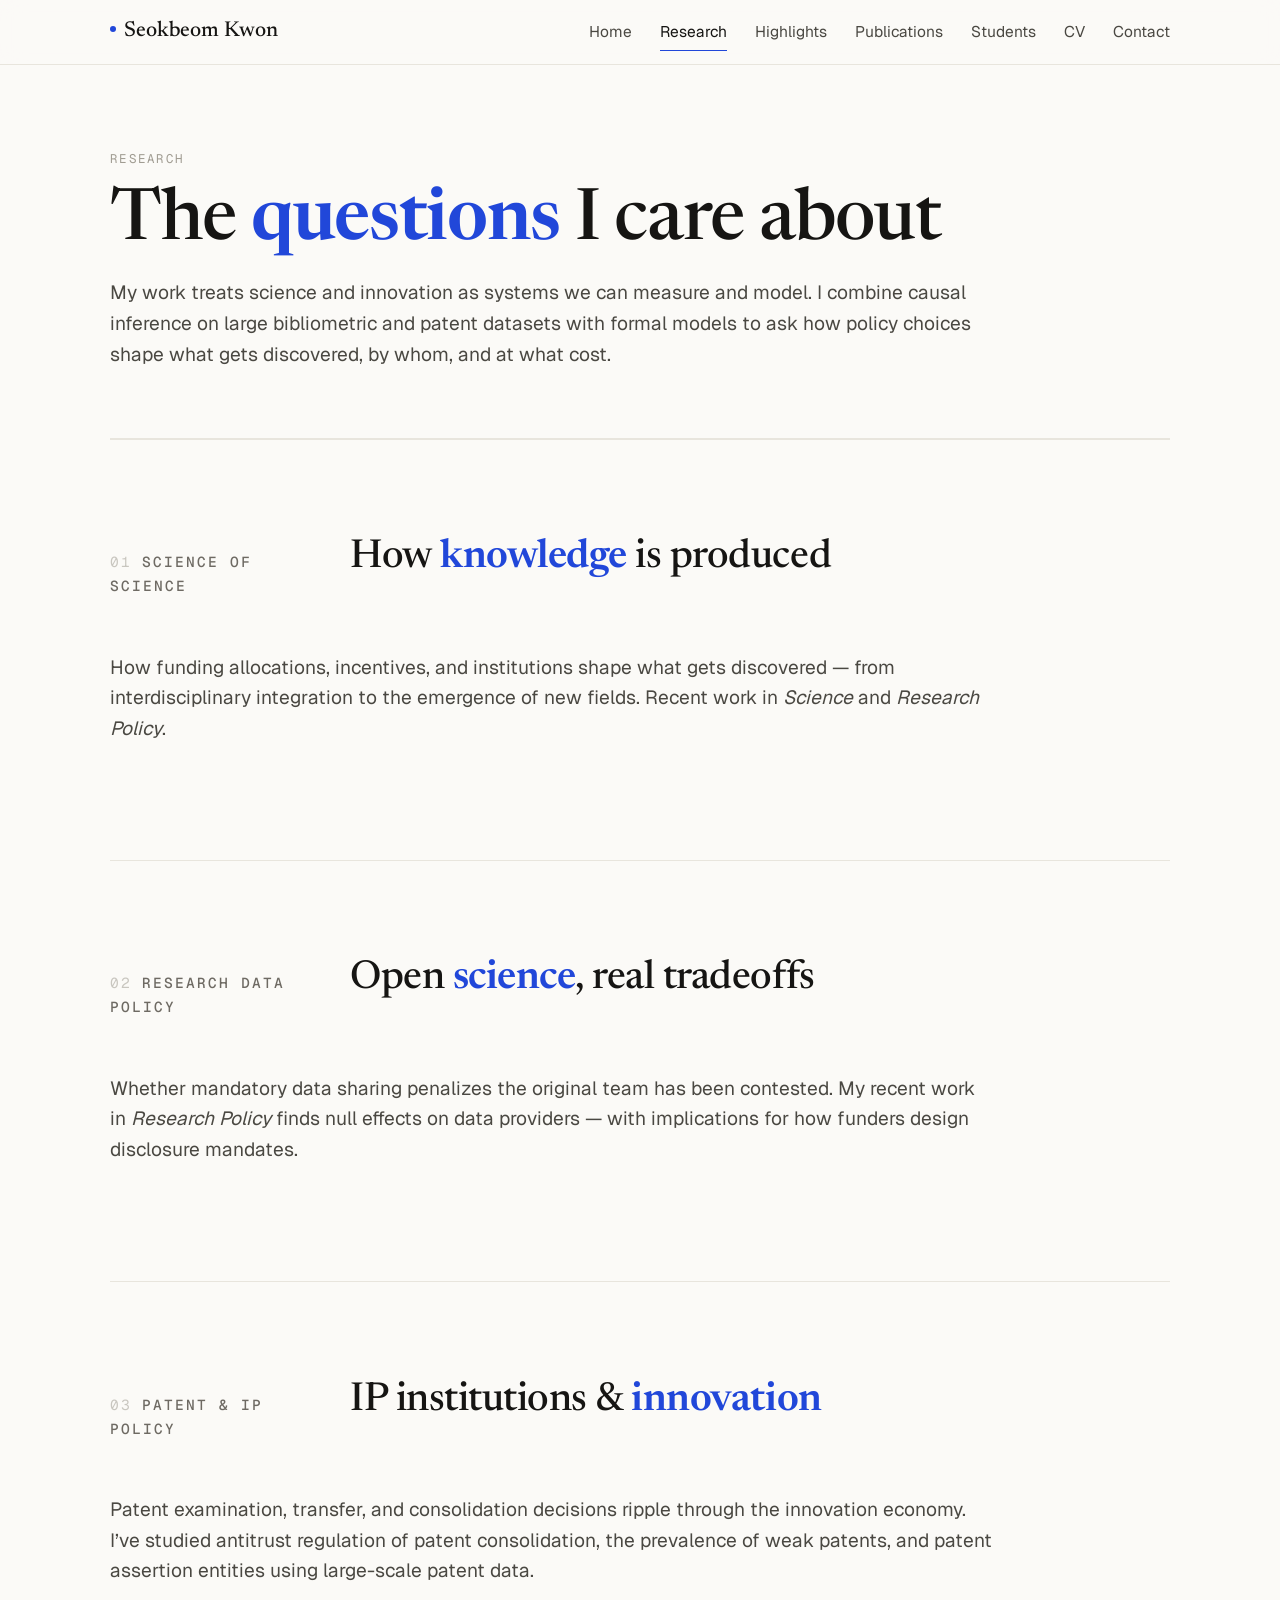
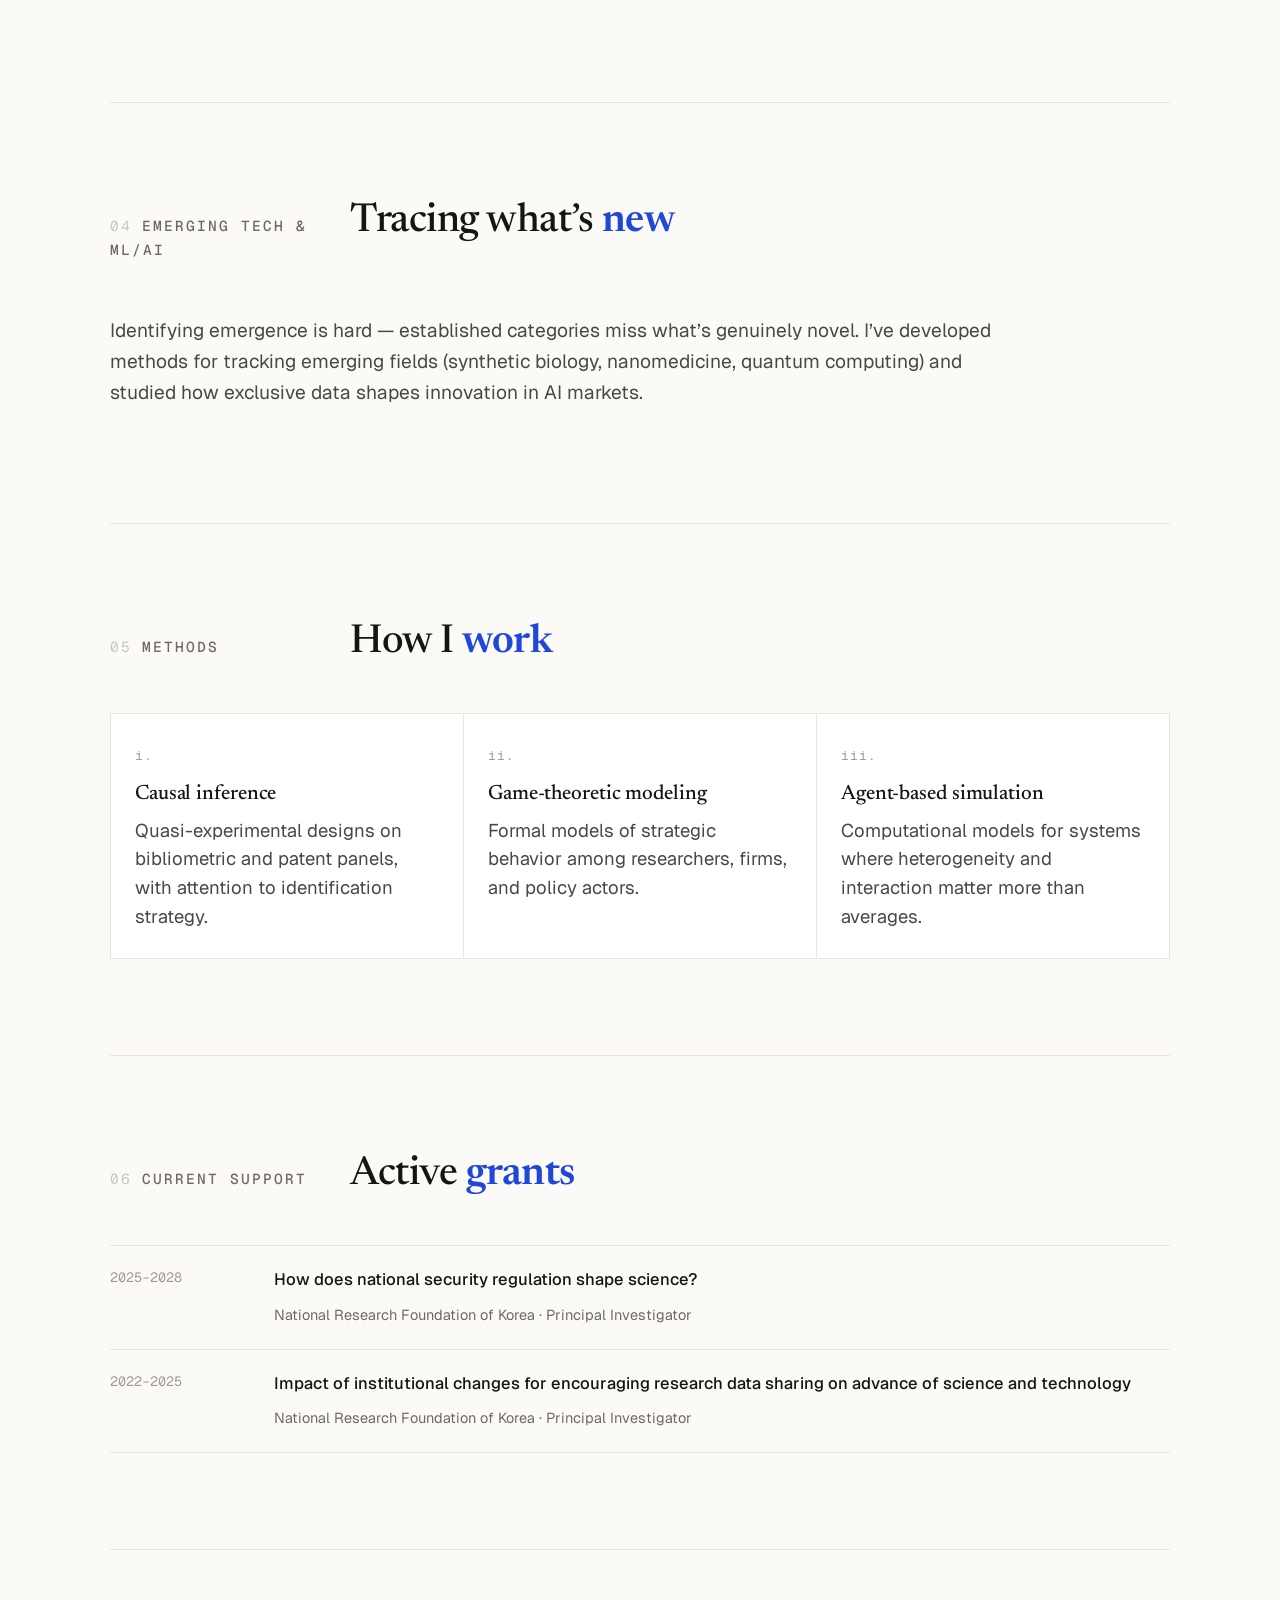
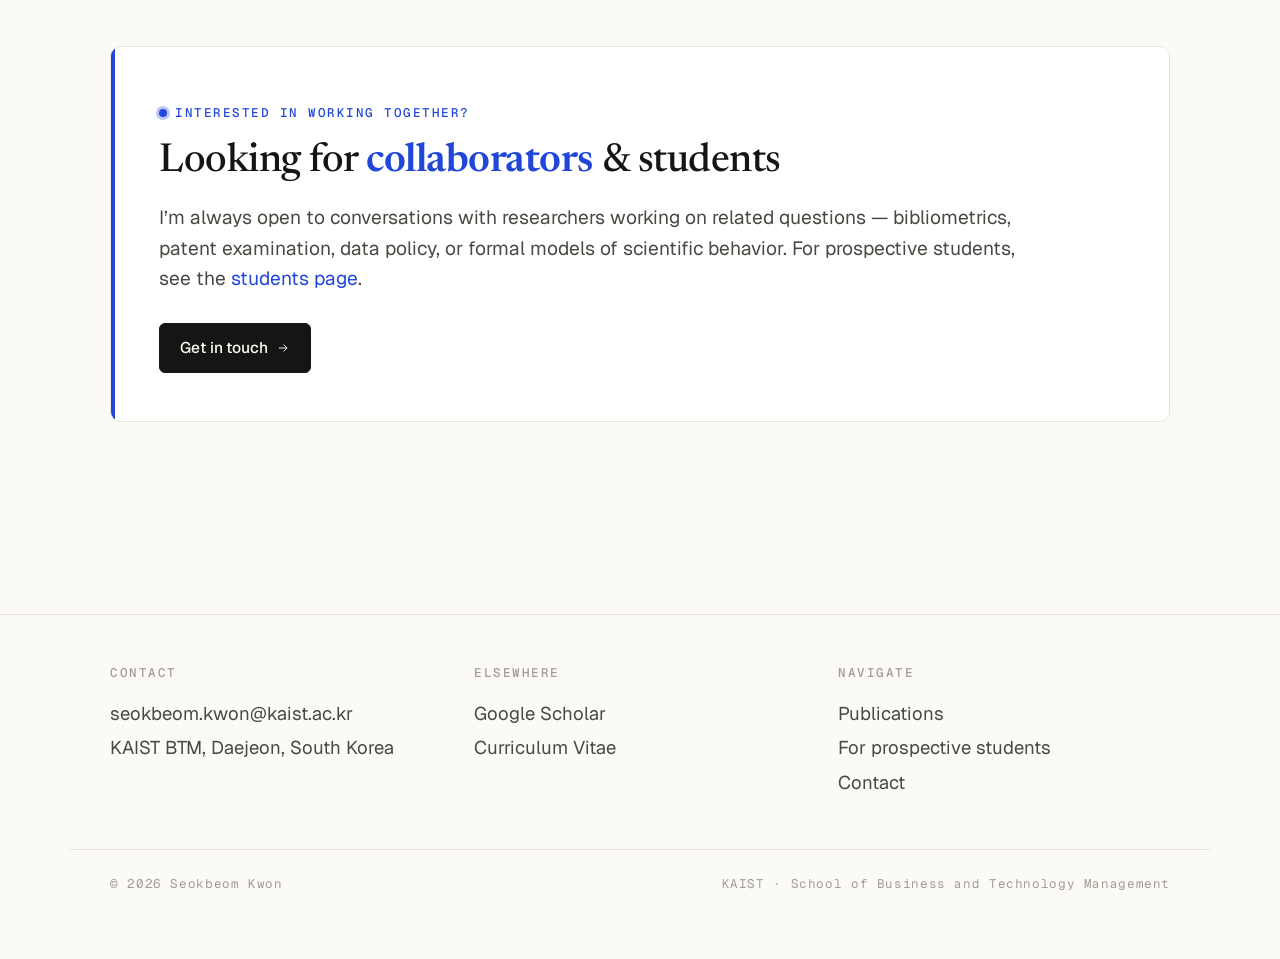
<file: research.html>
<!doctype html>
<html lang="en">
<head>
<meta charset="utf-8">
<meta name="viewport" content="width=device-width, initial-scale=1">
<title>Research &middot; Seokbeom Kwon</title>
<meta name="description" content="Research on science of science, innovation policy, patent policy, and the economics of ML/AI innovation at KAIST.">
<link rel="preconnect" href="https://fonts.googleapis.com">
<link rel="preconnect" href="https://fonts.gstatic.com" crossorigin>
<link rel="stylesheet" href="assets/css/main.css">
<!-- Google Analytics -->
<script async src="https://www.googletagmanager.com/gtag/js?id=G-L2XVXZM9NM"></script>
<script>
  window.dataLayer = window.dataLayer || [];
  function gtag(){dataLayer.push(arguments);}
  gtag('js', new Date());
  gtag('config', 'G-L2XVXZM9NM');
</script>
</head>
<body>

<header class="site-header">
  <div class="inner">
    <a class="brand" href="index.html"><span class="dot"></span>Seokbeom Kwon</a>
    <nav class="primary" aria-label="Primary">
      <a href="index.html">Home</a>
      <a href="research.html">Research</a>
      <a href="highlights.html">Highlights</a>
      <a href="publications.html">Publications</a>
      <a href="students.html">Students</a>
      <a href="cv.html">CV</a>
      <a href="contact.html">Contact</a>
    </nav>
    <button class="nav-toggle" aria-label="Toggle menu" aria-expanded="false">
      <svg viewBox="0 0 24 24" width="22" height="22" fill="none" stroke="currentColor" stroke-width="1.6">
        <path d="M4 7h16M4 12h16M4 17h16"/>
      </svg>
    </button>
  </div>
</header>

<main class="page">

  <section class="page-head reveal">
    <p class="crumb">Research</p>
    <h1>The <em>questions</em> I care about</h1>
    <p class="lead">
      My work treats science and innovation as systems we can measure and model. I combine causal inference on large bibliometric and patent datasets with formal models to ask how policy choices shape what gets discovered, by whom, and at what cost.
    </p>
  </section>

  <!-- Funding & science of science -->
  <!-- Science of science -->
  <section class="section reveal">
    <div class="section-head">
      <p class="eyebrow"><span class="num">01</span>Science of science</p>
      <h2 class="title">How <em>knowledge</em> is produced</h2>
    </div>
    <p class="lead">
      How funding allocations, incentives, and institutions shape what
      gets discovered &mdash; from interdisciplinary integration to the
      emergence of new fields. Recent work in <em>Science</em> and <em>Research Policy</em>.
    </p>
  </section>

  <!-- Research data -->
  <section class="section reveal">
    <div class="section-head">
      <p class="eyebrow"><span class="num">02</span>Research data policy</p>
      <h2 class="title">Open <em>science</em>, real tradeoffs</h2>
    </div>
    <p class="lead">
      Whether mandatory data sharing penalizes the original team has been contested. My recent work in <em>Research Policy</em> finds null effects on data providers &mdash; with implications for how funders design disclosure mandates.
    </p>
  </section>

  <!-- Patent & IP -->
  <section class="section reveal">
    <div class="section-head">
      <p class="eyebrow"><span class="num">03</span>Patent &amp; IP policy</p>
      <h2 class="title">IP institutions &amp; <em>innovation</em></h2>
    </div>
    <p class="lead">
      Patent examination, transfer, and consolidation decisions ripple through the innovation economy. I&rsquo;ve studied antitrust regulation of patent consolidation, the prevalence of weak patents, and patent assertion entities using large-scale patent data.
    </p>
  </section>

  <!-- Emerging tech & ML/AI -->
  <section class="section reveal">
    <div class="section-head">
      <p class="eyebrow"><span class="num">04</span>Emerging tech &amp; ML/AI</p>
      <h2 class="title">Tracing what&rsquo;s <em>new</em></h2>
    </div>
    <p class="lead">
      Identifying emergence is hard &mdash; established categories miss what&rsquo;s genuinely novel. I&rsquo;ve developed methods for tracking emerging fields (synthetic biology, nanomedicine, quantum computing) and studied how exclusive data shapes innovation in AI markets.
    </p>
  </section>

  <!-- Methods -->
  <section class="section reveal">
    <div class="section-head">
      <p class="eyebrow"><span class="num">05</span>Methods</p>
      <h2 class="title">How I <em>work</em></h2>
    </div>
    <div class="research-grid">
      <article class="research-card">
        <span class="idx">i.</span>
        <h3>Causal inference</h3>
        <p>Quasi-experimental designs on bibliometric and patent panels, with attention to identification strategy.</p>
      </article>
      <article class="research-card">
        <span class="idx">ii.</span>
        <h3>Game-theoretic modeling</h3>
        <p>Formal models of strategic behavior among researchers, firms, and policy actors.</p>
      </article>
      <article class="research-card">
        <span class="idx">iii.</span>
        <h3>Agent-based simulation</h3>
        <p>Computational models for systems where heterogeneity and interaction matter more than averages.</p>
      </article>
    </div>
  </section>

  <!-- Active grants -->
  <section class="section reveal">
    <div class="section-head">
      <p class="eyebrow"><span class="num">06</span>Current support</p>
      <h2 class="title">Active <em>grants</em></h2>
    </div>
    <ul style="list-style: none; padding: 0; margin: 0;">
      <li style="padding: 1.25rem 0; border-top: 0.5px solid var(--line); display: grid; grid-template-columns: 140px 1fr; gap: 1.5rem;">
        <span style="font-family: var(--font-mono); font-size: 13.5px; color: var(--ink-faint);">2025&ndash;2028</span>
        <div>
          <p style="margin: 0 0 4px; font-size: 16.5px;"><strong style="font-weight: 500;">How does national security regulation shape science?</strong></p>
          <span style="font-size: 14.5px; color: var(--ink-soft);">National Research Foundation of Korea &middot; Principal Investigator</span>
        </div>
      </li>
      <li style="padding: 1.25rem 0; border-top: 0.5px solid var(--line); border-bottom: 0.5px solid var(--line); display: grid; grid-template-columns: 140px 1fr; gap: 1.5rem;">
        <span style="font-family: var(--font-mono); font-size: 13.5px; color: var(--ink-faint);">2022&ndash;2025</span>
        <div>
          <p style="margin: 0 0 4px; font-size: 16.5px;"><strong style="font-weight: 500;">Impact of institutional changes for encouraging research data sharing on advance of science and technology</strong></p>
          <span style="font-size: 14.5px; color: var(--ink-soft);">National Research Foundation of Korea &middot; Principal Investigator</span>
        </div>
      </li>
    </ul>
  </section>

  <section class="section reveal">
    <div class="recruit">
      <div class="status">
        <span class="pulse"></span>
        Interested in working together?
      </div>
      <h2>Looking for <em>collaborators</em> &amp; students</h2>
      <p class="lead">
        I&rsquo;m always open to conversations with researchers working on
        related questions &mdash; bibliometrics, patent examination, data
        policy, or formal models of scientific behavior. For prospective
        students, see the <a href="students.html">students page</a>.
      </p>
      <a class="btn btn-primary" href="mailto:seokbeom.kwon@kaist.ac.kr">
        Get in touch
        <svg viewBox="0 0 24 24" fill="none" stroke="currentColor" stroke-width="1.6"><path d="M5 12h14M13 6l6 6-6 6"/></svg>
      </a>
    </div>
  </section>

</main>

<footer class="site-footer">
  <div class="inner">
    <div>
      <h4>Contact</h4>
      <p><a href="mailto:seokbeom.kwon@kaist.ac.kr">seokbeom.kwon@kaist.ac.kr</a></p>
      <p>KAIST BTM, Daejeon, South Korea</p>
    </div>
    <div>
      <h4>Elsewhere</h4>
      <p><a href="https://scholar.google.com/citations?user=FsFPBBQAAAAJ&hl=en" target="_blank" rel="noopener">Google Scholar</a></p>
      <p><a href="https://drive.google.com/file/d/1EOTJhUqzAvCsHdVYnTJ0YkAzeVFCT2wv/view?usp=drive_link" target="_blank" rel="noopener">Curriculum Vitae</a></p>
    </div>
    <div>
      <h4>Navigate</h4>
      <p><a href="publications.html">Publications</a></p>
      <p><a href="students.html">For prospective students</a></p>
      <p><a href="contact.html">Contact</a></p>
    </div>
  </div>
  <div class="colophon">
    <span>&copy; <span id="year">2026</span> Seokbeom Kwon</span>
    <span>KAIST &middot; School of Business and Technology Management</span>
  </div>
</footer>

<script src="assets/js/main.js"></script>
</body>
</html>
</file>
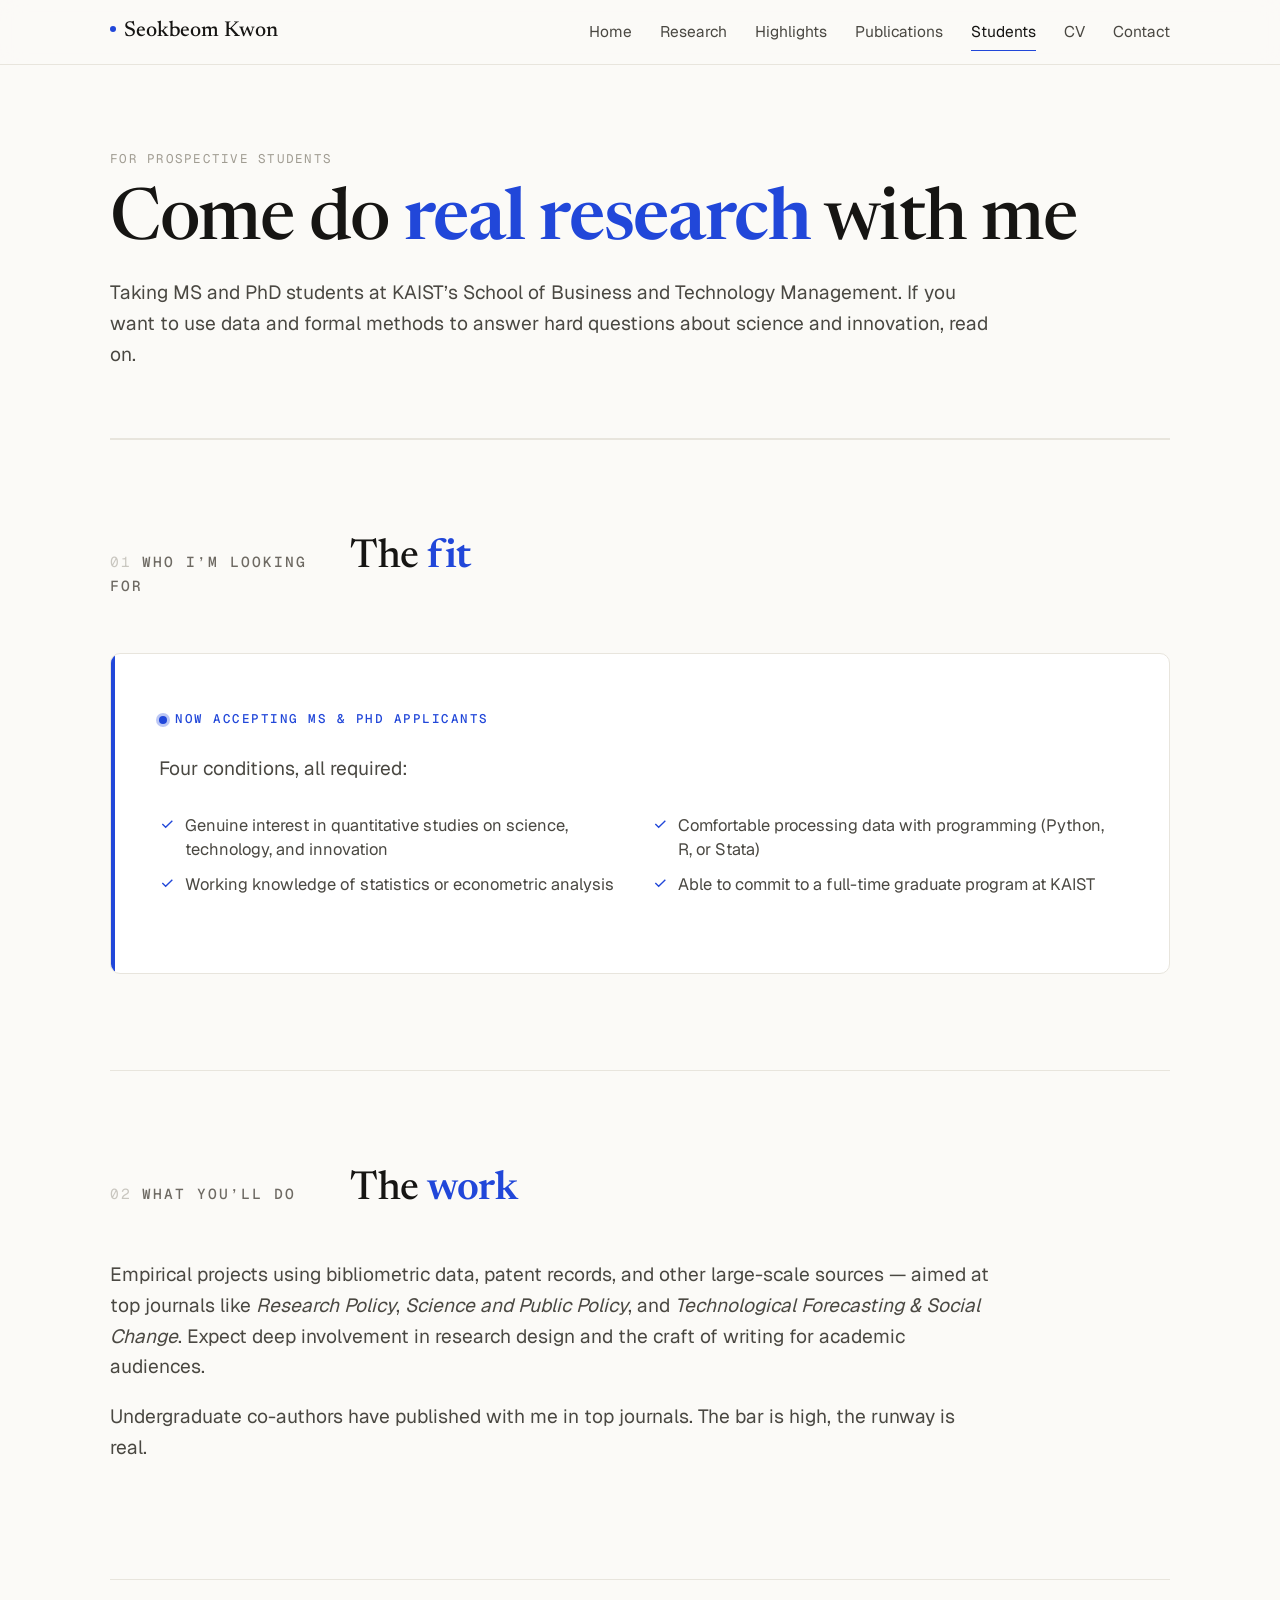
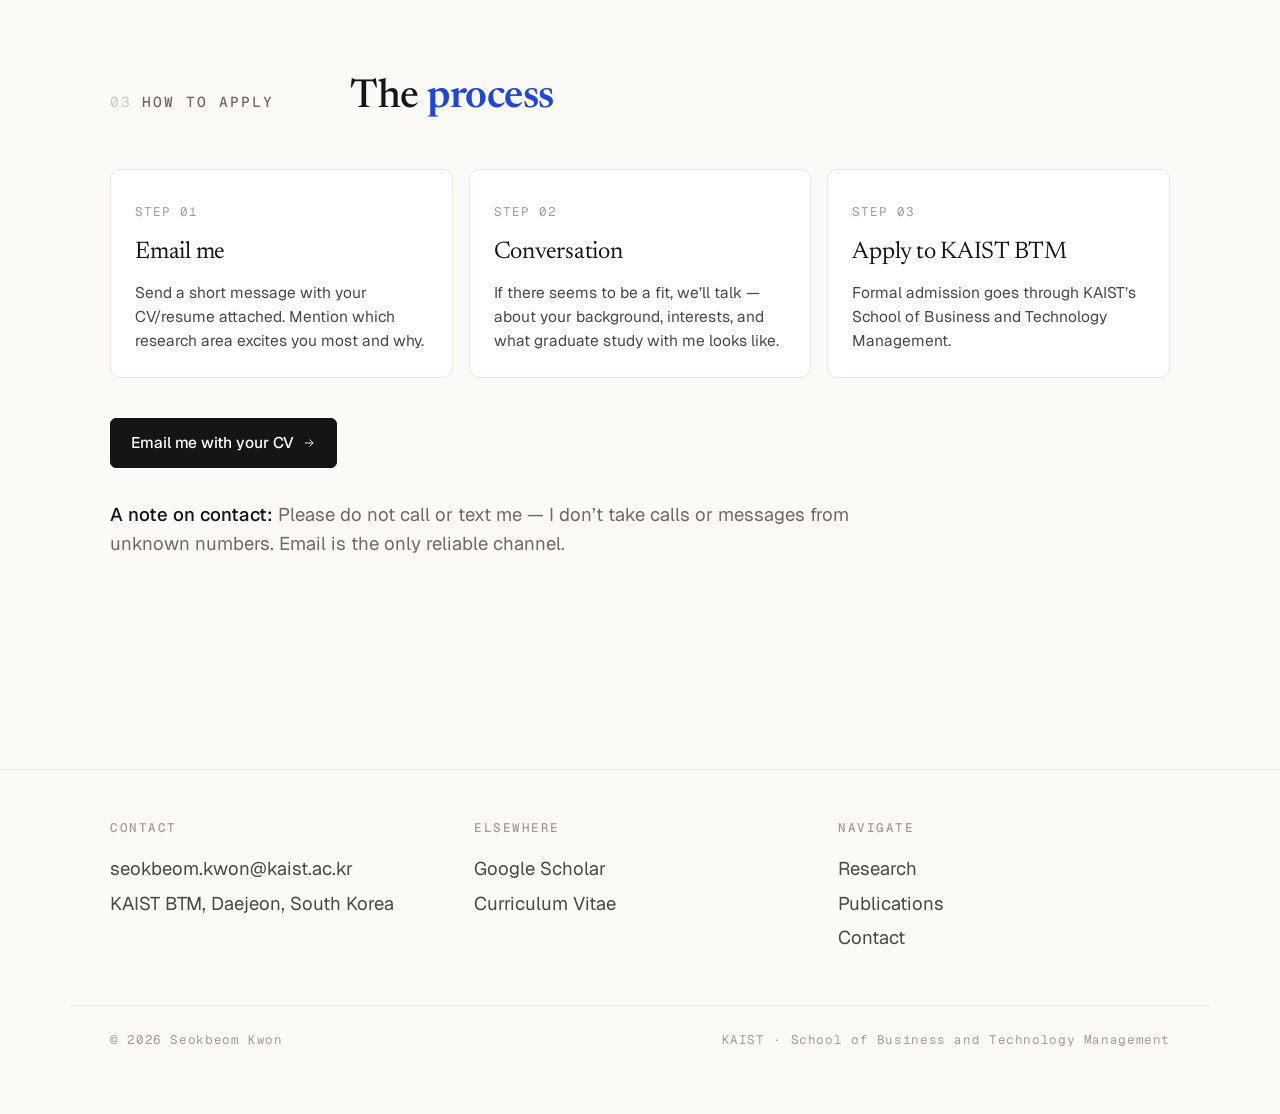
<file: students.html>
<!doctype html>
<html lang="en">
<head>
<meta charset="utf-8">
<meta name="viewport" content="width=device-width, initial-scale=1">
<title>Prospective Students &middot; Seokbeom Kwon</title>
<meta name="description" content="MS and PhD positions at KAIST BTM under Prof. Seokbeom Kwon — quantitative research on science, technology, and innovation policy.">
<link rel="preconnect" href="https://fonts.googleapis.com">
<link rel="preconnect" href="https://fonts.gstatic.com" crossorigin>
<link rel="stylesheet" href="assets/css/main.css">
<!-- Google Analytics -->
<script async src="https://www.googletagmanager.com/gtag/js?id=G-L2XVXZM9NM"></script>
<script>
  window.dataLayer = window.dataLayer || [];
  function gtag(){dataLayer.push(arguments);}
  gtag('js', new Date());
  gtag('config', 'G-L2XVXZM9NM');
</script>
</head>
<body>

<header class="site-header">
  <div class="inner">
    <a class="brand" href="index.html"><span class="dot"></span>Seokbeom Kwon</a>
    <nav class="primary" aria-label="Primary">
      <a href="index.html">Home</a>
      <a href="research.html">Research</a>
      <a href="highlights.html">Highlights</a>
      <a href="publications.html">Publications</a>
      <a href="students.html">Students</a>
      <a href="cv.html">CV</a>
      <a href="contact.html">Contact</a>
    </nav>
    <button class="nav-toggle" aria-label="Toggle menu" aria-expanded="false">
      <svg viewBox="0 0 24 24" width="22" height="22" fill="none" stroke="currentColor" stroke-width="1.6">
        <path d="M4 7h16M4 12h16M4 17h16"/>
      </svg>
    </button>
  </div>
</header>

<main class="page">

  <section class="page-head reveal">
    <p class="crumb">For prospective students</p>
    <h1>Come do <em>real research</em> with me</h1>
    <p class="lead">
      Taking MS and PhD students at KAIST&rsquo;s School of Business and Technology Management. If you want to use data and formal methods to answer hard questions about science and innovation, read on.
    </p>
  </section>

  <section class="section reveal">
    <div class="section-head">
      <p class="eyebrow"><span class="num">01</span>Who I&rsquo;m looking for</p>
      <h2 class="title">The <em>fit</em></h2>
    </div>

    <div class="recruit">
      <div class="status">
        <span class="pulse"></span>
        Now accepting MS &amp; PhD applicants
      </div>
      <p class="lead" style="margin-top: 0.5rem;">
        Four conditions, all required:
      </p>
      <ul class="criteria">
        <li><svg viewBox="0 0 24 24" fill="none" stroke="currentColor" stroke-width="2"><path d="m5 12 5 5L20 7"/></svg>
          Genuine interest in quantitative studies on science, technology, and innovation
        </li>
        <li><svg viewBox="0 0 24 24" fill="none" stroke="currentColor" stroke-width="2"><path d="m5 12 5 5L20 7"/></svg>
          Comfortable processing data with programming (Python, R, or Stata)
        </li>
        <li><svg viewBox="0 0 24 24" fill="none" stroke="currentColor" stroke-width="2"><path d="m5 12 5 5L20 7"/></svg>
          Working knowledge of statistics or econometric analysis
        </li>
        <li><svg viewBox="0 0 24 24" fill="none" stroke="currentColor" stroke-width="2"><path d="m5 12 5 5L20 7"/></svg>
          Able to commit to a full-time graduate program at KAIST
        </li>
      </ul>
    </div>
  </section>

  <section class="section reveal">
    <div class="section-head">
      <p class="eyebrow"><span class="num">02</span>What you&rsquo;ll do</p>
      <h2 class="title">The <em>work</em></h2>
    </div>
    <p class="lead">
      Empirical projects using bibliometric data, patent records, and other large-scale sources &mdash; aimed at top journals like <em>Research Policy</em>, <em>Science and Public Policy</em>, and <em>Technological Forecasting &amp; Social Change</em>. Expect deep involvement in research design and the craft of writing for academic audiences.
    </p>
    <p class="lead" style="margin-top: 1rem;">
      Undergraduate co-authors have published with me in top journals. The bar is high, the runway is real.
    </p>
  </section>

  <section class="section reveal">
    <div class="section-head">
      <p class="eyebrow"><span class="num">03</span>How to apply</p>
      <h2 class="title">The <em>process</em></h2>
    </div>

    <div style="display: grid; grid-template-columns: repeat(auto-fit, minmax(240px, 1fr)); gap: 1rem; margin-top: 1rem;">
      <div style="padding: 1.5rem; background: var(--bg-elev); border: 0.5px solid var(--line); border-radius: var(--radius-lg);">
        <span style="font-family: var(--font-mono); font-size: 12.5px; color: var(--ink-faint); letter-spacing: 0.08em;">STEP 01</span>
        <h3 style="font-family: var(--font-display); font-weight: 400; font-size: 1.5rem; margin: 0.5rem 0; letter-spacing: -0.01em;">Email me</h3>
        <p style="font-size: 15.5px; color: var(--ink-mid); line-height: 1.55; margin: 0;">Send a short message with your CV/resume attached. Mention which research area excites you most and why.</p>
      </div>
      <div style="padding: 1.5rem; background: var(--bg-elev); border: 0.5px solid var(--line); border-radius: var(--radius-lg);">
        <span style="font-family: var(--font-mono); font-size: 12.5px; color: var(--ink-faint); letter-spacing: 0.08em;">STEP 02</span>
        <h3 style="font-family: var(--font-display); font-weight: 400; font-size: 1.5rem; margin: 0.5rem 0; letter-spacing: -0.01em;">Conversation</h3>
        <p style="font-size: 15.5px; color: var(--ink-mid); line-height: 1.55; margin: 0;">If there seems to be a fit, we&rsquo;ll talk &mdash; about your background, interests, and what graduate study with me looks like.</p>
      </div>
      <div style="padding: 1.5rem; background: var(--bg-elev); border: 0.5px solid var(--line); border-radius: var(--radius-lg);">
        <span style="font-family: var(--font-mono); font-size: 12.5px; color: var(--ink-faint); letter-spacing: 0.08em;">STEP 03</span>
        <h3 style="font-family: var(--font-display); font-weight: 400; font-size: 1.5rem; margin: 0.5rem 0; letter-spacing: -0.01em;">Apply to KAIST BTM</h3>
        <p style="font-size: 15.5px; color: var(--ink-mid); line-height: 1.55; margin: 0;">Formal admission goes through KAIST&rsquo;s School of Business and Technology Management.</p>
      </div>
    </div>

    <div style="margin-top: 2.5rem;">
      <a class="btn btn-primary" href="mailto:seokbeom.kwon@kaist.ac.kr?subject=Prospective%20Student%20Inquiry">
        Email me with your CV
        <svg viewBox="0 0 24 24" fill="none" stroke="currentColor" stroke-width="1.6"><path d="M5 12h14M13 6l6 6-6 6"/></svg>
      </a>
    </div>

    <p style="margin-top: 2rem; font-size: 18.5px; color: var(--ink-soft); line-height: 1.6; max-width: var(--measure);">
      <strong style="color: var(--ink); font-weight: 500;">A note on contact:</strong>
      Please do not call or text me &mdash; I don&rsquo;t take calls or
      messages from unknown numbers. Email is the only reliable channel.
    </p>
  </section>

</main>

<footer class="site-footer">
  <div class="inner">
    <div>
      <h4>Contact</h4>
      <p><a href="mailto:seokbeom.kwon@kaist.ac.kr">seokbeom.kwon@kaist.ac.kr</a></p>
      <p>KAIST BTM, Daejeon, South Korea</p>
    </div>
    <div>
      <h4>Elsewhere</h4>
      <p><a href="https://scholar.google.com/citations?user=FsFPBBQAAAAJ&hl=en" target="_blank" rel="noopener">Google Scholar</a></p>
      <p><a href="https://drive.google.com/file/d/1EOTJhUqzAvCsHdVYnTJ0YkAzeVFCT2wv/view?usp=drive_link" target="_blank" rel="noopener">Curriculum Vitae</a></p>
    </div>
    <div>
      <h4>Navigate</h4>
      <p><a href="research.html">Research</a></p>
      <p><a href="publications.html">Publications</a></p>
      <p><a href="contact.html">Contact</a></p>
    </div>
  </div>
  <div class="colophon">
    <span>&copy; <span id="year">2026</span> Seokbeom Kwon</span>
    <span>KAIST &middot; School of Business and Technology Management</span>
  </div>
</footer>

<script src="assets/js/main.js"></script>
</body>
</html>
</file>
<file: assets/css/main.css>
/* =========================================================
   Seokbeom Kwon — Personal Site
   Design system & global styles
   ========================================================= */

/* ---- Fonts ---- */
@import url('https://fonts.googleapis.com/css2?family=Newsreader:ital,opsz,wght@0,6..72,400;0,6..72,500;0,6..72,600;1,6..72,400;1,6..72,500&display=swap');
@import url('https://fonts.googleapis.com/css2?family=Geist:wght@300;400;500;600&display=swap');
@import url('https://fonts.googleapis.com/css2?family=Geist+Mono:wght@400;500&display=swap');

/* ---- Tokens ---- */
:root {
  --bg:           #FBFAF7;
  --bg-elev:      #FFFFFF;
  --bg-tint:      #F4F2EC;

  --ink:          #161513;
  --ink-mid:      #4A4842;
  --ink-soft:     #6E6A63;
  --ink-faint:    #A09C92;

  --accent:       #2147D9;
  --accent-deep:  #1933A8;
  --accent-soft:  #E8EDFD;

  /* Secondary accent for top general venues (Science, Nature) */
  --brick:        #A8322B;
  --brick-deep:   #7D241E;
  --brick-soft:   #F7E8E6;

  --line:         #E8E5DD;
  --line-strong:  #D4D0C4;

  --font-display: 'Newsreader', 'Iowan Old Style', Georgia, serif;
  --font-body:    'Geist', -apple-system, BlinkMacSystemFont, 'Segoe UI', sans-serif;
  --font-mono:    'Geist Mono', 'JetBrains Mono', ui-monospace, monospace;

  --container:    1140px;
  --measure:      68ch;

  --pad-page:     clamp(1.25rem, 4vw, 2.5rem);
  --pad-section:  clamp(3rem, 8vw, 6rem);

  --radius:       6px;
  --radius-lg:    10px;

  --t-fast:       150ms cubic-bezier(0.22, 1, 0.36, 1);
  --t-med:        320ms cubic-bezier(0.22, 1, 0.36, 1);
}

/* ---- Reset ---- */
*, *::before, *::after { box-sizing: border-box; }

html {
  -webkit-font-smoothing: antialiased;
  -moz-osx-font-smoothing: grayscale;
  text-rendering: optimizeLegibility;
  scroll-behavior: smooth;
}

body {
  margin: 0;
  font-family: var(--font-body);
  font-weight: 400;
  /* MASTER FONT SIZE: change this to scale all text up/down.
     17 = compact, 18 = balanced, 19 = comfortable (current), 20 = large */
  font-size: 19px;
  line-height: 1.65;
  color: var(--ink);
  background: var(--bg);
  font-feature-settings: 'ss01', 'ss02', 'cv11';
}

::selection { background: var(--accent); color: #fff; }

img, svg { display: block; max-width: 100%; }

a {
  color: var(--accent);
  text-decoration: none;
  text-underline-offset: 3px;
  transition: color var(--t-fast);
}
a:hover { color: var(--accent-deep); text-decoration: underline; }

/* ---- Type scale ---- */
.display {
  font-family: var(--font-display);
  font-weight: 500;
  letter-spacing: -0.015em;
  line-height: 1.05;
  color: var(--ink);
}

h1, h2, h3, h4 { margin: 0; font-weight: 500; letter-spacing: -0.01em; }

.eyebrow {
  font-family: var(--font-mono);
  font-size: 14.5px;
  letter-spacing: 0.14em;
  text-transform: uppercase;
  color: var(--ink-soft);
  font-weight: 500;
}

.eyebrow .num {
  color: var(--ink-faint);
  opacity: 0.55;
  margin-right: 10px;
  font-weight: 400;
}

.lead {
  font-size: 1.2rem;
  line-height: 1.6;
  color: var(--ink-mid);
  max-width: var(--measure);
}

/* ---- Layout ---- */
.page {
  max-width: var(--container);
  margin: 0 auto;
  padding: 0 var(--pad-page);
}

.section {
  padding: var(--pad-section) 0;
  border-top: 0.5px solid var(--line);
}
.section:first-of-type { border-top: 0; }

.section-head {
  display: grid;
  grid-template-columns: 200px 1fr;
  gap: 2.5rem;
  margin-bottom: 2.5rem;
  align-items: baseline;
}
.section-head .title {
  font-family: var(--font-display);
  font-weight: 500;
  font-size: clamp(1.75rem, 3.2vw, 2.5rem);
  line-height: 1.05;
  letter-spacing: -0.012em;
}
.section-head .title em {
  font-style: normal;
  font-weight: 600;
  color: var(--accent);
}

@media (max-width: 720px) {
  .section-head { grid-template-columns: 1fr; gap: 0.75rem; }
}

/* =========================================================
   Header / Nav
   ========================================================= */
.site-header {
  position: sticky;
  top: 0;
  z-index: 50;
  background: rgba(251, 250, 247, 0.85);
  backdrop-filter: saturate(180%) blur(12px);
  -webkit-backdrop-filter: saturate(180%) blur(12px);
  border-bottom: 0.5px solid var(--line);
}
.site-header .inner {
  max-width: var(--container);
  margin: 0 auto;
  padding: 0.875rem var(--pad-page);
  display: flex;
  align-items: center;
  justify-content: space-between;
  gap: 1rem;
}
.brand {
  font-family: var(--font-display);
  font-size: 1.35rem;
  font-weight: 500;
  color: var(--ink);
  letter-spacing: -0.005em;
}
.brand:hover { color: var(--ink); text-decoration: none; }
.brand .dot {
  display: inline-block;
  width: 6px; height: 6px;
  border-radius: 50%;
  background: var(--accent);
  vertical-align: 4px;
  margin-right: 8px;
}
nav.primary {
  display: flex;
  gap: 1.75rem;
}
nav.primary a {
  font-size: 15.5px;
  color: var(--ink-mid);
  font-weight: 400;
  position: relative;
  padding: 4px 0;
}
nav.primary a:hover { color: var(--ink); text-decoration: none; }
nav.primary a.is-active {
  color: var(--ink);
}
nav.primary a.is-active::after {
  content: '';
  position: absolute;
  left: 0; right: 0; bottom: -2px;
  height: 1px;
  background: var(--accent);
}
.nav-toggle {
  display: none;
  background: transparent;
  border: 0;
  cursor: pointer;
  color: var(--ink);
  padding: 6px;
}
@media (max-width: 720px) {
  nav.primary { display: none; }
  .nav-toggle { display: block; }
  nav.primary.is-open {
    display: flex;
    flex-direction: column;
    position: absolute;
    top: 100%;
    left: 0; right: 0;
    background: var(--bg);
    padding: 1rem var(--pad-page) 1.5rem;
    border-bottom: 0.5px solid var(--line);
    gap: 0.75rem;
  }
}

/* =========================================================
   Hero (home page)
   ========================================================= */
.hero {
  padding: clamp(2.5rem, 7vw, 5rem) 0 clamp(3rem, 8vw, 5rem);
}
.hero-grid {
  display: grid;
  grid-template-columns: minmax(0, 1.4fr) minmax(0, 1fr);
  gap: clamp(2rem, 6vw, 5rem);
  align-items: end;
}
@media (max-width: 820px) {
  .hero-grid { grid-template-columns: 1fr; gap: 2rem; }
}

/* "Now accepting students" recruiting pill — top of hero */
.hero-pill {
  display: inline-flex;
  align-items: center;
  gap: 9px;
  padding: 7px 14px 7px 12px;
  background: var(--accent-soft);
  border-radius: 999px;
  font-family: var(--font-body);
  font-size: 14.5px;
  color: var(--accent-deep);
  font-weight: 500;
  letter-spacing: -0.005em;
  margin-bottom: 1.25rem;
  text-decoration: none;
}
.hero-pill .dot {
  width: 8px; height: 8px;
  border-radius: 50%;
  background: var(--accent);
  position: relative;
  flex-shrink: 0;
}
.hero-pill .dot::after {
  content: '';
  position: absolute;
  inset: -3px;
  border-radius: 50%;
  background: var(--accent);
  opacity: 0.35;
  animation: pulse 2s ease-out infinite;
}
.hero-pill .arrow {
  opacity: 0.6;
  transition: transform var(--t-fast), opacity var(--t-fast);
}
.hero-pill:hover .arrow {
  transform: translateX(3px);
  opacity: 1;
}

/* Affiliation block — was tiny eyebrow, now prominent */
.hero-role {
  margin: 0.25rem 0 0;
  font-family: var(--font-display);
  font-weight: 400;
  font-size: clamp(1.2rem, 2vw, 1.55rem);
  line-height: 1.35;
  color: var(--ink-mid);
  letter-spacing: -0.005em;
}
.hero-role strong {
  font-weight: 500;
  color: var(--ink);
}

.hero h1 {
  font-family: var(--font-display);
  font-weight: 500;
  font-size: clamp(3.25rem, 8.5vw, 6.5rem);
  line-height: 1;
  letter-spacing: -0.02em;
  margin: 0.25rem 0 0.75rem;
  color: var(--ink);
  font-variation-settings: 'opsz' 60;
}
.hero h1 em {
  font-style: normal;
  font-weight: 600;
  color: var(--accent);
}
.hero .meta {
  display: flex;
  flex-wrap: wrap;
  gap: 1rem 2rem;
  margin: 1.5rem 0 0;
  padding: 1.25rem 0;
  border-top: 0.5px solid var(--line);
  border-bottom: 0.5px solid var(--line);
}
.hero .meta dt {
  font-family: var(--font-mono);
  font-size: 12.5px;
  text-transform: uppercase;
  letter-spacing: 0.1em;
  color: var(--ink-faint);
  margin-bottom: 3px;
}
.hero .meta dd {
  margin: 0;
  font-size: 16.5px;
  color: var(--ink);
}

.hero-photo {
  aspect-ratio: 4 / 5;
  background: transparent;
  border-radius: var(--radius-lg);
  border: 0;
  overflow: visible;
  position: relative;
  display: flex;
  align-items: center;
  justify-content: center;
  color: var(--ink-faint);
}
.hero-photo img {
  width: 100%;
  height: 100%;
  object-fit: contain;
  object-position: center;
}
.hero-photo .placeholder {
  text-align: center;
  font-size: 13.5px;
  font-family: var(--font-mono);
}
.hero-photo .placeholder svg {
  width: 32px;
  height: 32px;
  margin: 0 auto 8px;
  opacity: 0.5;
}

/* =========================================================
   Hero editorial keywords (replaces photo on home)
   ========================================================= */
.hero-keywords {
  aspect-ratio: 4 / 5;
  display: flex;
  flex-direction: column;
  justify-content: space-between;
  padding: 1.75rem 0.5rem 1.5rem 0.5rem;
  position: relative;
}
.hero-keywords .kw-label {
  font-family: var(--font-mono);
  font-size: 11px;
  letter-spacing: 0.14em;
  text-transform: uppercase;
  color: var(--ink-faint);
  font-weight: 500;
  margin: 0 0 1.25rem 0;
}
.hero-keywords .kw-big {
  font-family: var(--font-display);
  font-size: clamp(2.5rem, 5.2vw, 3.8rem);
  font-weight: 500;
  line-height: 0.95;
  letter-spacing: -0.025em;
  margin: 0;
  padding: 0.05em 0;
}
.hero-keywords .kw-comma {
  color: var(--ink);
}
.hero-keywords .kw-mid {
  font-family: var(--font-display);
  font-size: clamp(1.05rem, 1.55vw, 1.35rem);
  line-height: 1.4;
  color: var(--ink-mid);
  margin: 1.25rem 0 0 0;
  max-width: 95%;
}
.hero-keywords .kw-small {
  font-family: var(--font-display);
  font-style: italic;
  font-size: clamp(0.78rem, 1.05vw, 0.92rem);
  line-height: 1.55;
  color: var(--ink-soft);
  margin: auto 0 0 0;
}

.hero-actions {
  display: flex;
  gap: 0.75rem;
  flex-wrap: wrap;
  margin-top: 1.75rem;
}

/* ---- Buttons ---- */
.btn {
  display: inline-flex;
  align-items: center;
  gap: 8px;
  padding: 0.7rem 1.25rem;
  border-radius: var(--radius);
  font-size: 15.5px;
  font-weight: 500;
  letter-spacing: -0.005em;
  border: 0.5px solid var(--line-strong);
  background: var(--bg-elev);
  color: var(--ink);
  cursor: pointer;
  transition: all var(--t-fast);
  text-decoration: none;
}
.btn:hover {
  border-color: var(--ink-soft);
  color: var(--ink);
  text-decoration: none;
  transform: translateY(-1px);
}
.btn-primary {
  background: var(--ink);
  color: var(--bg);
  border-color: var(--ink);
}
.btn-primary:hover {
  background: var(--accent);
  border-color: var(--accent);
  color: #fff;
}
.btn svg { width: 14px; height: 14px; }

/* ---- Featured badge (Science) ---- */
.featured-pub {
  display: inline-flex;
  align-items: center;
  gap: 10px;
  padding: 6px 12px 6px 6px;
  background: var(--accent-soft);
  border-radius: 999px;
  font-size: 13.5px;
  color: var(--accent-deep);
  font-weight: 500;
}
.featured-pub .tag {
  background: var(--accent);
  color: #fff;
  padding: 2px 8px;
  border-radius: 999px;
  font-family: var(--font-mono);
  font-size: 10px;
  letter-spacing: 0.05em;
  text-transform: uppercase;
}

/* =========================================================
   Research cards
   ========================================================= */
.research-grid {
  display: grid;
  grid-template-columns: repeat(3, 1fr);
  gap: 0;
  border-top: 0.5px solid var(--line);
  border-left: 0.5px solid var(--line);
}
@media (max-width: 820px) {
  .research-grid { grid-template-columns: 1fr; }
}
.research-card {
  padding: 1.5rem 1.5rem 1.75rem;
  border-right: 0.5px solid var(--line);
  border-bottom: 0.5px solid var(--line);
  background: var(--bg-elev);
  transition: background var(--t-fast);
}
.research-card:hover {
  background: var(--bg-tint);
}
.research-card .idx {
  font-family: var(--font-mono);
  font-size: 12.5px;
  color: var(--ink-faint);
  letter-spacing: 0.08em;
}
.research-card h3 {
  font-family: var(--font-display);
  font-size: 1.3rem;
  margin: 0.75rem 0 0.5rem;
  font-weight: 500;
  letter-spacing: -0.005em;
  line-height: 1.25;
}
.research-card p {
  font-size: 18.5px;
  color: var(--ink-mid);
  line-height: 1.55;
  margin: 0;
}

.methods-row {
  margin-top: 2rem;
  display: flex;
  flex-wrap: wrap;
  gap: 8px;
  align-items: center;
}
.methods-row .label {
  font-family: var(--font-mono);
  font-size: 12.5px;
  text-transform: uppercase;
  letter-spacing: 0.1em;
  color: var(--ink-faint);
  margin-right: 6px;
}
.method-pill {
  font-size: 13.5px;
  padding: 4px 12px;
  background: var(--bg-elev);
  border: 0.5px solid var(--line);
  border-radius: 999px;
  color: var(--ink-mid);
}

/* =========================================================
   Publications list (editorial table)
   ========================================================= */
.pub-list {
  list-style: none;
  margin: 0;
  padding: 0;
  border-top: 0.5px solid var(--line);
}
.pub-list li {
  display: grid;
  grid-template-columns: 90px 140px 1fr auto;
  gap: 1.5rem;
  padding: 1.25rem 0;
  border-bottom: 0.5px solid var(--line);
  align-items: baseline;
  transition: padding var(--t-fast);
}
.pub-list li:hover {
  padding-left: 0.5rem;
}
.pub-list .year {
  font-family: var(--font-mono);
  font-size: 13.5px;
  color: var(--ink-faint);
  letter-spacing: 0.05em;
}
.pub-list .venue {
  font-size: 13.5px;
  color: var(--ink-mid);
  font-weight: 500;
}
.pub-list .venue.tier-1 {
  color: var(--accent);
}
.pub-list .venue.tier-top {
  color: var(--brick);
  font-weight: 600;
}
.pub-list .title {
  font-size: 17.5px;
  color: var(--ink);
  line-height: 1.5;
  font-weight: 400;
}
.pub-list .authors {
  display: block;
  font-size: 15.5px;
  color: var(--ink-soft);
  margin-top: 4px;
}
.pub-list .authors .me { color: var(--ink); font-weight: 500; }
.pub-list .links {
  display: flex;
  gap: 0.5rem;
  align-items: center;
}
.pub-list .links a {
  font-size: 13.5px;
  color: var(--ink-soft);
  padding: 4px 8px;
  border: 0.5px solid var(--line);
  border-radius: var(--radius);
}
.pub-list .links a:hover {
  border-color: var(--ink-soft);
  color: var(--ink);
  text-decoration: none;
}

@media (max-width: 820px) {
  .pub-list li {
    grid-template-columns: 1fr;
    gap: 0.5rem;
    padding: 1.25rem 0;
  }
  .pub-list li:hover { padding-left: 0; }
  .pub-list .year, .pub-list .venue {
    display: inline-block;
    margin-right: 1rem;
  }
}

/* =========================================================
   Updates / Activity feed
   ========================================================= */
.updates {
  display: flex;
  flex-direction: column;
}
.update {
  display: grid;
  grid-template-columns: 110px 1fr;
  gap: 1.5rem;
  padding: 1rem 0;
  border-bottom: 0.5px dashed var(--line);
}
.update:last-child { border-bottom: 0; }
.update .when {
  font-family: var(--font-mono);
  font-size: 13.5px;
  color: var(--ink-faint);
  letter-spacing: 0.04em;
}
.update .what {
  font-size: 18.5px;
  color: var(--ink);
  line-height: 1.55;
}
.update .what .tag {
  display: inline-block;
  font-family: var(--font-mono);
  font-size: 10.5px;
  letter-spacing: 0.08em;
  text-transform: uppercase;
  background: transparent;
  color: var(--ink-faint);
  padding: 2px 7px 2px 0;
  border: 0;
  border-right: 1px solid var(--line-strong);
  border-radius: 0;
  margin-right: 10px;
  vertical-align: 1px;
  font-weight: 500;
}
.update .what .tag.publish,
.update .what .tag.award,
.update .what .tag.grant { background: transparent; color: var(--ink-faint); }

@media (max-width: 720px) {
  .update { grid-template-columns: 1fr; gap: 0.25rem; }
}

/* =========================================================
   Students CTA / Join the lab
   ========================================================= */
.recruit {
  background: var(--bg-elev);
  border: 0.5px solid var(--line);
  border-radius: var(--radius-lg);
  padding: clamp(2rem, 4vw, 3rem);
  position: relative;
  overflow: hidden;
}
.recruit::before {
  content: '';
  position: absolute;
  top: 0; left: 0;
  width: 4px; height: 100%;
  background: var(--accent);
}
.recruit .status {
  display: inline-flex;
  align-items: center;
  gap: 8px;
  font-family: var(--font-mono);
  font-size: 12.5px;
  letter-spacing: 0.12em;
  text-transform: uppercase;
  color: var(--accent);
  font-weight: 500;
  margin-bottom: 1rem;
}
.recruit .status .pulse {
  width: 8px; height: 8px;
  border-radius: 50%;
  background: var(--accent);
  position: relative;
}
.recruit .status .pulse::after {
  content: '';
  position: absolute;
  inset: -3px;
  border-radius: 50%;
  background: var(--accent);
  opacity: 0.3;
  animation: pulse 2s ease-out infinite;
}
@keyframes pulse {
  0%   { transform: scale(1);   opacity: 0.4; }
  100% { transform: scale(2.5); opacity: 0; }
}
.recruit h2 {
  font-family: var(--font-display);
  font-size: clamp(1.75rem, 3.5vw, 2.5rem);
  font-weight: 500;
  letter-spacing: -0.012em;
  line-height: 1.1;
  margin: 0 0 0.75rem;
}
.recruit h2 em { font-style: normal; font-weight: 600; color: var(--accent); }
.recruit .lead { margin-bottom: 1.75rem; }
.recruit ul.criteria {
  list-style: none;
  padding: 0;
  margin: 0 0 1.75rem;
  display: grid;
  grid-template-columns: 1fr 1fr;
  gap: 0.65rem 1.5rem;
}
@media (max-width: 720px) {
  .recruit ul.criteria { grid-template-columns: 1fr; }
}
.recruit ul.criteria li {
  display: flex;
  gap: 10px;
  align-items: flex-start;
  font-size: 16.5px;
  color: var(--ink-mid);
  line-height: 1.5;
}
.recruit ul.criteria li svg {
  width: 16px; height: 16px;
  margin-top: 3px;
  color: var(--accent);
  flex-shrink: 0;
}
.recruit .fineprint {
  margin-top: 1.5rem;
  padding-top: 1.25rem;
  border-top: 0.5px solid var(--line);
  font-size: 15.5px;
  color: var(--ink-soft);
  line-height: 1.55;
}

/* =========================================================
   Research Highlights page
   ========================================================= */
.highlight {
  padding: clamp(2.5rem, 5vw, 4rem) 0;
  border-top: 0.5px solid var(--line);
}
.highlight:first-of-type { border-top: 0; }

.highlight-grid {
  display: grid;
  grid-template-columns: minmax(0, 1fr) minmax(0, 1.1fr);
  gap: clamp(2rem, 5vw, 4rem);
  align-items: start;
}
@media (max-width: 900px) {
  .highlight-grid { grid-template-columns: 1fr; gap: 1.75rem; }
}

.highlight-visual {
  background: var(--bg-elev);
  border: 0.5px solid var(--line);
  border-radius: var(--radius-lg);
  padding: 1.75rem;
  position: relative;
  overflow: hidden;
}
.highlight-visual svg {
  display: block;
  width: 100%;
  height: auto;
  max-width: 100%;
}
.highlight-visual .vis-label {
  font-family: var(--font-mono);
  font-size: 11px;
  letter-spacing: 0.12em;
  text-transform: uppercase;
  color: var(--ink-faint);
  margin-bottom: 1rem;
  font-weight: 500;
}

/* ---- Real paper figures ---- */
.paper-fig {
  display: block;
  width: 100%;
  height: auto;
  margin: 0 auto;
  border-radius: 4px;
}
.paper-fig + .paper-fig {
  margin-top: 1.25rem;
  padding-top: 1.25rem;
  border-top: 0.5px solid var(--line);
}
.fig-caption {
  margin-top: 0.875rem;
  padding-top: 0.875rem;
  border-top: 0.5px solid var(--line);
  font-size: 13px;
  line-height: 1.5;
  color: var(--ink-soft);
}
.fig-caption strong {
  color: var(--ink);
  font-weight: 500;
}
.fig-grid-2 {
  display: grid;
  grid-template-columns: 1fr 1fr;
  gap: 1rem;
  align-items: start;
}
@media (max-width: 600px) {
  .fig-grid-2 { grid-template-columns: 1fr; }
}

.highlight-content .venue-line {
  display: flex;
  gap: 12px;
  align-items: center;
  margin-bottom: 0.75rem;
  flex-wrap: wrap;
}
.highlight-content .venue-badge {
  font-family: var(--font-mono);
  font-size: 11px;
  letter-spacing: 0.08em;
  text-transform: uppercase;
  background: var(--accent-soft);
  color: var(--accent-deep);
  padding: 4px 10px;
  border-radius: 4px;
  font-weight: 500;
}
.highlight-content .venue-badge.tier-1 {
  background: var(--accent);
  color: #fff;
}
.highlight-content .venue-badge.tier-top {
  background: var(--brick);
  color: #fff;
}
.highlight-content .meta-text {
  font-family: var(--font-mono);
  font-size: 12px;
  color: var(--ink-soft);
  letter-spacing: 0.03em;
}
.highlight-content h2 {
  font-family: var(--font-display);
  font-size: clamp(1.5rem, 2.6vw, 2rem);
  font-weight: 500;
  letter-spacing: -0.01em;
  line-height: 1.2;
  margin: 0 0 1.25rem;
  color: var(--ink);
}
.highlight-content .question {
  font-size: 16px;
  line-height: 1.6;
  color: var(--ink-mid);
  margin: 0 0 1.5rem;
}
.highlight-content .findings {
  list-style: none;
  padding: 0;
  margin: 0 0 1.5rem;
  border-top: 0.5px solid var(--line);
}
.highlight-content .findings li {
  display: grid;
  grid-template-columns: 90px 1fr;
  gap: 1rem;
  padding: 0.875rem 0;
  border-bottom: 0.5px solid var(--line);
  align-items: baseline;
}
.highlight-content .findings .label {
  font-family: var(--font-mono);
  font-size: 11px;
  letter-spacing: 0.08em;
  text-transform: uppercase;
  color: var(--ink-faint);
  font-weight: 500;
}
.highlight-content .findings .value {
  font-size: 15px;
  line-height: 1.55;
  color: var(--ink);
}
.highlight-content .findings .value strong {
  color: var(--accent);
  font-weight: 600;
}
.highlight-content .paper-links {
  display: flex;
  gap: 8px;
  flex-wrap: wrap;
}
.highlight-content .paper-links a {
  font-size: 13px;
  padding: 6px 12px;
  border: 0.5px solid var(--line-strong);
  border-radius: var(--radius);
  color: var(--ink);
  text-decoration: none;
  transition: all var(--t-fast);
}
.highlight-content .paper-links a:hover {
  border-color: var(--accent);
  color: var(--accent);
}
.site-footer {
  margin-top: var(--pad-section);
  border-top: 0.5px solid var(--line);
  padding: 3rem 0 4rem;
}
.site-footer .inner {
  max-width: var(--container);
  margin: 0 auto;
  padding: 0 var(--pad-page);
  display: grid;
  grid-template-columns: 1fr 1fr 1fr;
  gap: 2rem;
}
@media (max-width: 720px) {
  .site-footer .inner { grid-template-columns: 1fr; gap: 1.75rem; }
}
.site-footer h4 {
  font-family: var(--font-mono);
  font-size: 12.5px;
  font-weight: 500;
  letter-spacing: 0.12em;
  text-transform: uppercase;
  color: var(--ink-faint);
  margin: 0 0 0.875rem;
}
.site-footer p, .site-footer a {
  font-size: 18.5px;
  color: var(--ink-mid);
  line-height: 1.65;
  margin: 0 0 0.25rem;
}
.site-footer a:hover { color: var(--accent); }
.site-footer .colophon {
  margin-top: 3rem;
  padding-top: 1.5rem;
  border-top: 0.5px solid var(--line);
  max-width: var(--container);
  margin-left: auto; margin-right: auto;
  padding-left: var(--pad-page);
  padding-right: var(--pad-page);
  display: flex;
  justify-content: space-between;
  font-family: var(--font-mono);
  font-size: 12.5px;
  letter-spacing: 0.05em;
  color: var(--ink-faint);
}

/* =========================================================
   Page-specific tweaks
   ========================================================= */
.page-head {
  padding: clamp(2.5rem, 6vw, 4.5rem) 0 clamp(2rem, 4vw, 3rem);
  border-bottom: 0.5px solid var(--line);
}
.page-head .crumb {
  font-family: var(--font-mono);
  font-size: 12.5px;
  letter-spacing: 0.1em;
  text-transform: uppercase;
  color: var(--ink-faint);
  margin-bottom: 1rem;
}
.page-head h1 {
  font-family: var(--font-display);
  font-weight: 500;
  font-size: clamp(2.5rem, 6vw, 4.5rem);
  line-height: 1.02;
  letter-spacing: -0.018em;
  margin: 0 0 1rem;
  font-variation-settings: 'opsz' 60;
}
.page-head h1 em { font-style: normal; font-weight: 600; color: var(--accent); }

/* Filter bar (publications) */
.filters {
  display: flex;
  flex-wrap: wrap;
  gap: 8px;
  margin: 2rem 0;
}
.filter-chip {
  padding: 6px 14px;
  font-size: 15.5px;
  background: transparent;
  border: 0.5px solid var(--line);
  border-radius: 999px;
  color: var(--ink-mid);
  cursor: pointer;
  font-family: var(--font-body);
  transition: all var(--t-fast);
}
.filter-chip:hover { border-color: var(--ink-soft); color: var(--ink); }
.filter-chip.is-active {
  background: var(--ink);
  color: var(--bg);
  border-color: var(--ink);
}

/* Contact card */
.contact-grid {
  display: grid;
  grid-template-columns: 1fr 1fr;
  gap: 2.5rem;
}
@media (max-width: 720px) {
  .contact-grid { grid-template-columns: 1fr; }
}
.contact-block dt {
  font-family: var(--font-mono);
  font-size: 12.5px;
  letter-spacing: 0.1em;
  text-transform: uppercase;
  color: var(--ink-faint);
  margin-bottom: 6px;
}
.contact-block dd {
  font-size: 16.5px;
  margin: 0 0 1.25rem;
  color: var(--ink);
}

/* =========================================================
   Reveal animations
   ========================================================= */
.reveal {
  opacity: 0;
  transform: translateY(12px);
  transition: opacity 0.8s ease, transform 0.8s cubic-bezier(0.22, 1, 0.36, 1);
}
.reveal.is-in {
  opacity: 1;
  transform: none;
}
@media (prefers-reduced-motion: reduce) {
  .reveal { opacity: 1; transform: none; transition: none; }
  *, *::before, *::after {
    animation-duration: 0.01ms !important;
    transition-duration: 0.01ms !important;
  }
}

/* Print */
@media print {
  .site-header, .site-footer, .nav-toggle, .hero-actions, .filters { display: none; }
  body { background: #fff; color: #000; }
  a { color: #000; text-decoration: underline; }
}
</file>
